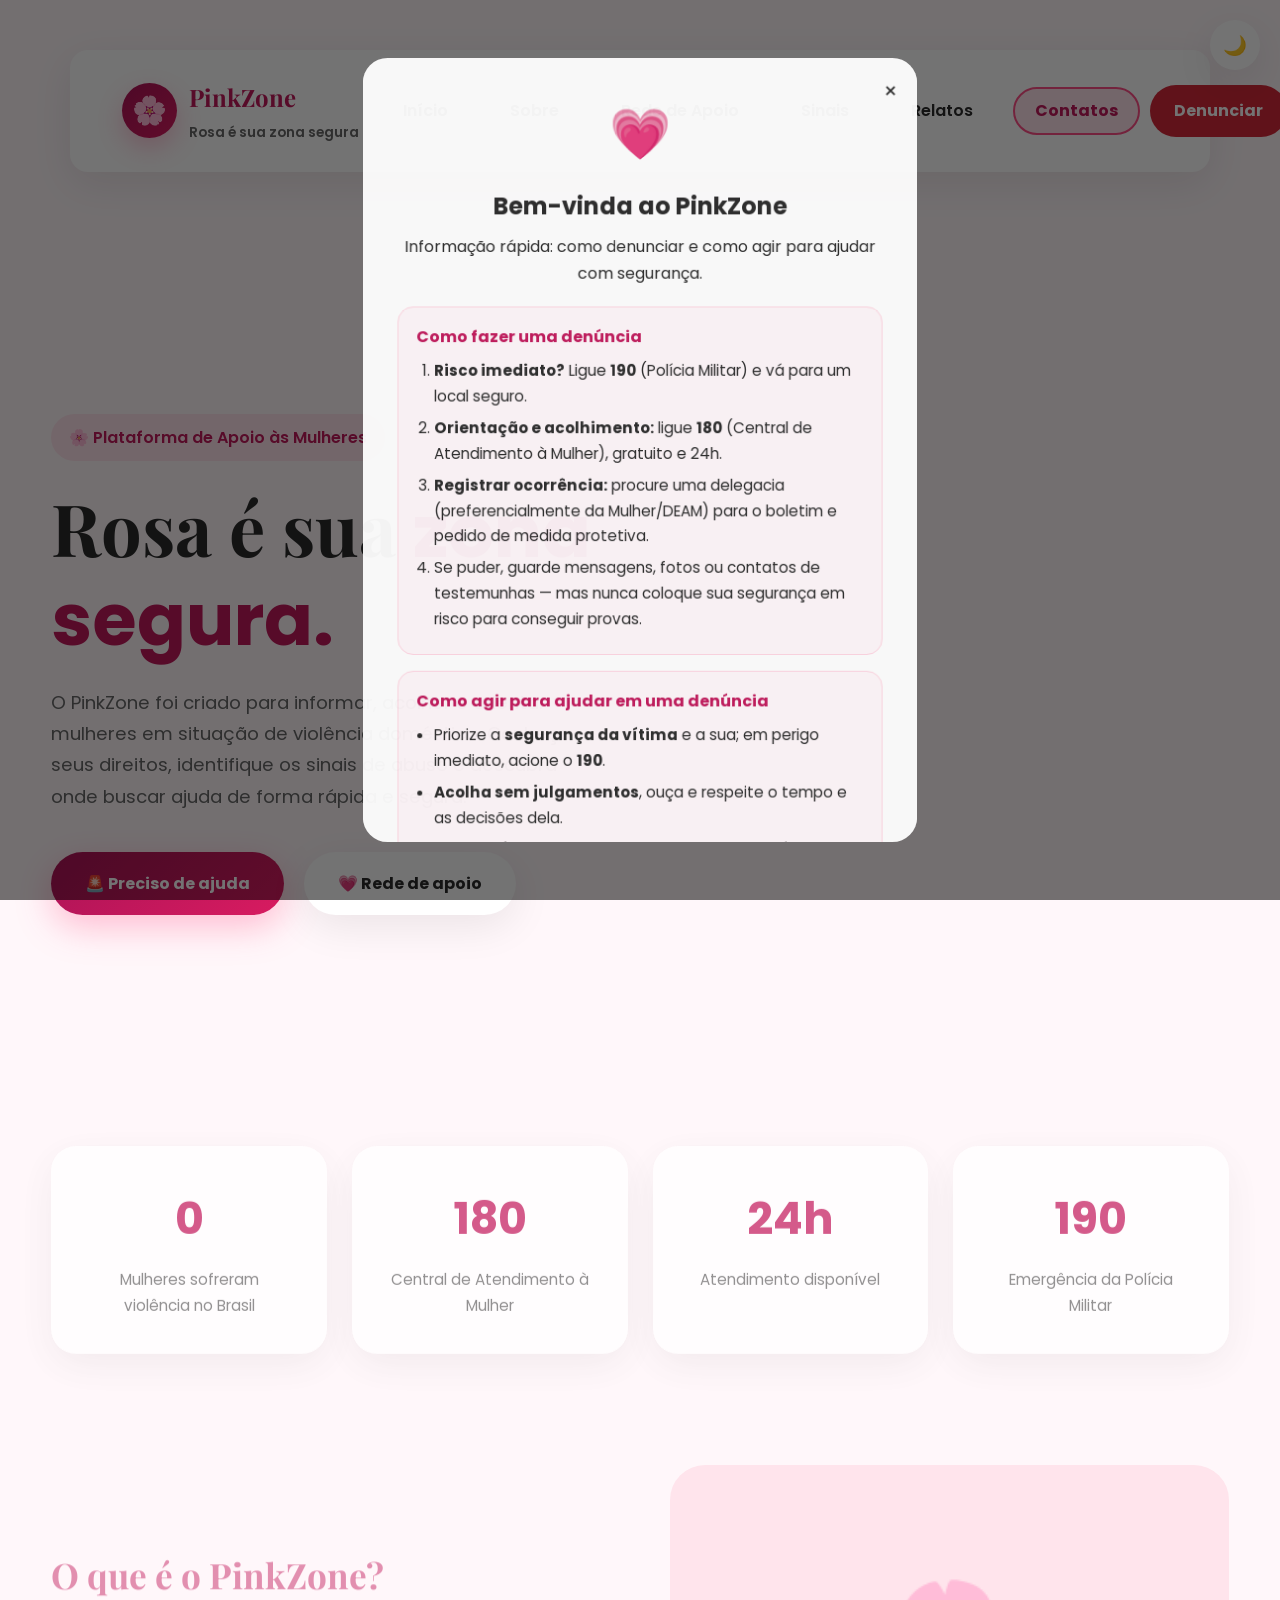
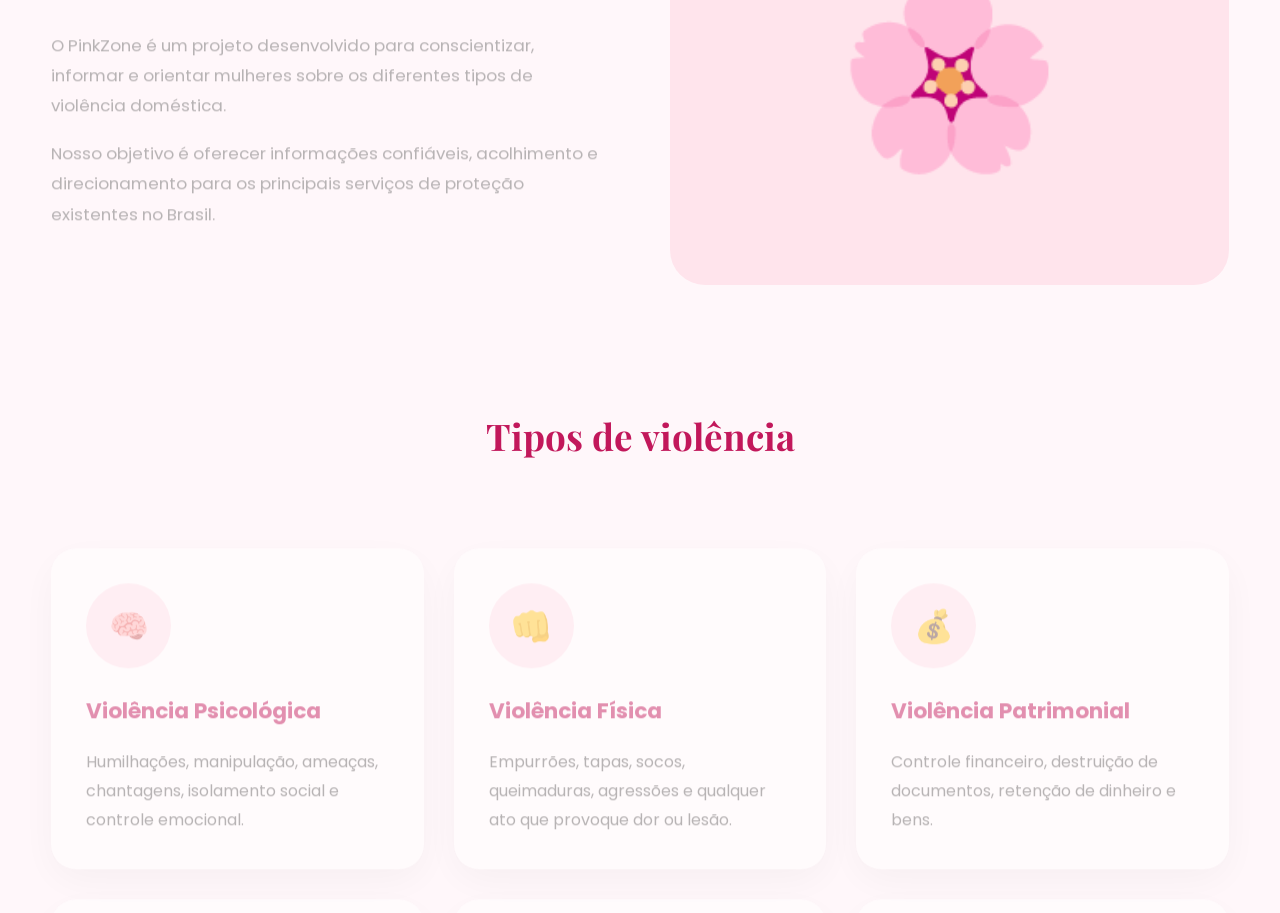
<file: index.html>
<!doctype html>
<html lang="pt-BR">
  <head>
    <meta charset="utf-8">
    <meta http-equiv="refresh" content="0; url=./testepz.html">
    <meta name="viewport" content="width=device-width,initial-scale=1">
    <meta name="theme-color" content="#ff4f87">
    <link rel="manifest" href="manifest.json">
    <link rel="icon" type="image/png" sizes="32x32" href="icons/favicon-32.png">
    <link rel="apple-touch-icon" href="icons/apple-touch-icon.png">
    <title>Redirecionando...</title>
  </head>
  <body>
    <p>Se você não for redirecionado automaticamente, <a href="./testepz.html">clique aqui</a> para abrir o site.</p>
  </body>
</html>
</file>
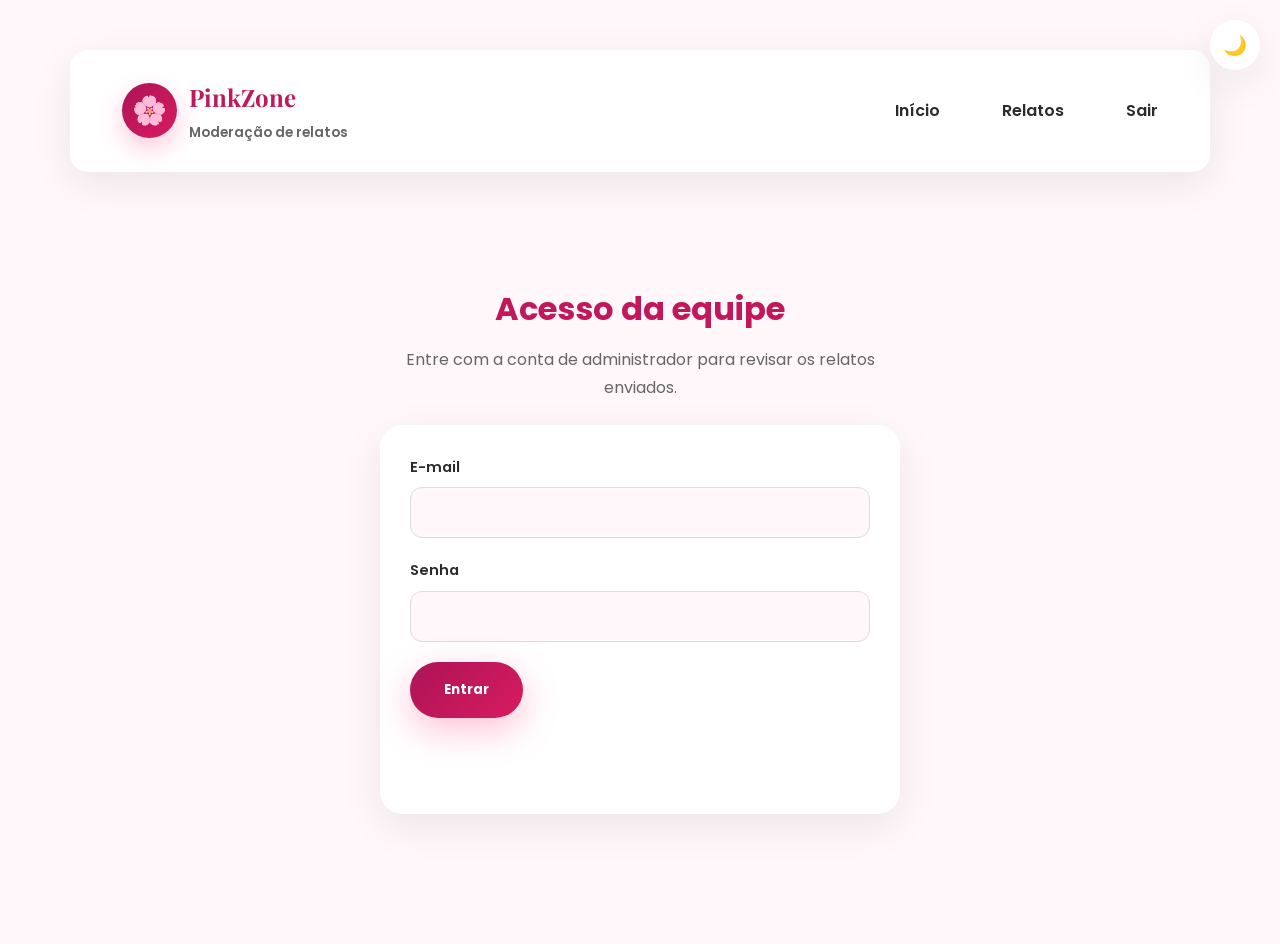
<file: admin.html>
<!DOCTYPE html>
<html lang="pt-BR">

<head>

<meta charset="UTF-8">

<meta name="viewport" content="width=device-width, initial-scale=1.0">

<meta name="theme-color" content="#ff4f87">

<meta name="robots" content="noindex, nofollow">

<title>PinkZone - Moderação de relatos</title>

<link rel="stylesheet" href="testepz.css">

<link rel="preconnect" href="https://fonts.googleapis.com">

<link rel="preconnect" href="https://fonts.gstatic.com" crossorigin>

<link href="https://fonts.googleapis.com/css2?family=Poppins:wght@300;400;500;600;700;800&display=swap" rel="stylesheet">

</head>

<body>

<button class="dark-mode-toggle" aria-label="Ativar tema escuro">◐</button>

<header>

<nav>

<a href="testepz.html" class="logo" aria-label="PinkZone - ir para a página inicial">

<span class="logo-icon">🌸</span>

<div class="logo-text">

<h2>PinkZone</h2>

<small>Moderação de relatos</small>

</div>

</a>

<ul>

<li><a href="testepz.html">Início</a></li>

<li><a href="relatos.html">Relatos</a></li>

<li><a href="#" id="botaoSair">Sair</a></li>

</ul>

</nav>

</header>

<main class="admin-main">

<section id="areaLogin" class="admin-login">

<h1>Acesso da equipe</h1>

<p>Entre com a conta de administrador para revisar os relatos enviados.</p>

<form id="formLogin" class="relato-form">

<div class="relato-campo">

<label for="adminEmail">E-mail</label>

<input id="adminEmail" type="email" autocomplete="username" required>

</div>

<div class="relato-campo">

<label for="adminSenha">Senha</label>

<input id="adminSenha" type="password" autocomplete="current-password" required>

</div>

<button type="submit" class="btn-primary">Entrar</button>

<p id="statusLogin" class="relato-status" role="status" aria-live="polite"></p>

</form>

</section>

<section id="areaPainel" class="admin-painel" hidden>

<h1>Moderação de relatos</h1>

<p>
Revise o texto removendo nomes, lugares ou qualquer dado que possa
identificar alguém antes de publicar.
</p>

<div class="admin-controles">

<label for="filtroStatus">Mostrar:</label>

<select id="filtroStatus">
<option value="todos">Todos</option>
<option value="pendente">Pendentes</option>
<option value="publicado">Publicados</option>
<option value="arquivado">Arquivados</option>
</select>

<button type="button" id="botaoAtualizar" class="btn-secondary">Atualizar</button>

</div>

<p id="statusPainel" class="relato-status" role="status" aria-live="polite"></p>

<div id="listaAdmin" class="relatos-lista"></div>

</section>

</main>

<script src="supabase-config.js"></script>

<script src="supabase-client.js"></script>

<script src="admin.js"></script>

<script src="scriptpzteste.js"></script>

</body>

</html>
</file>
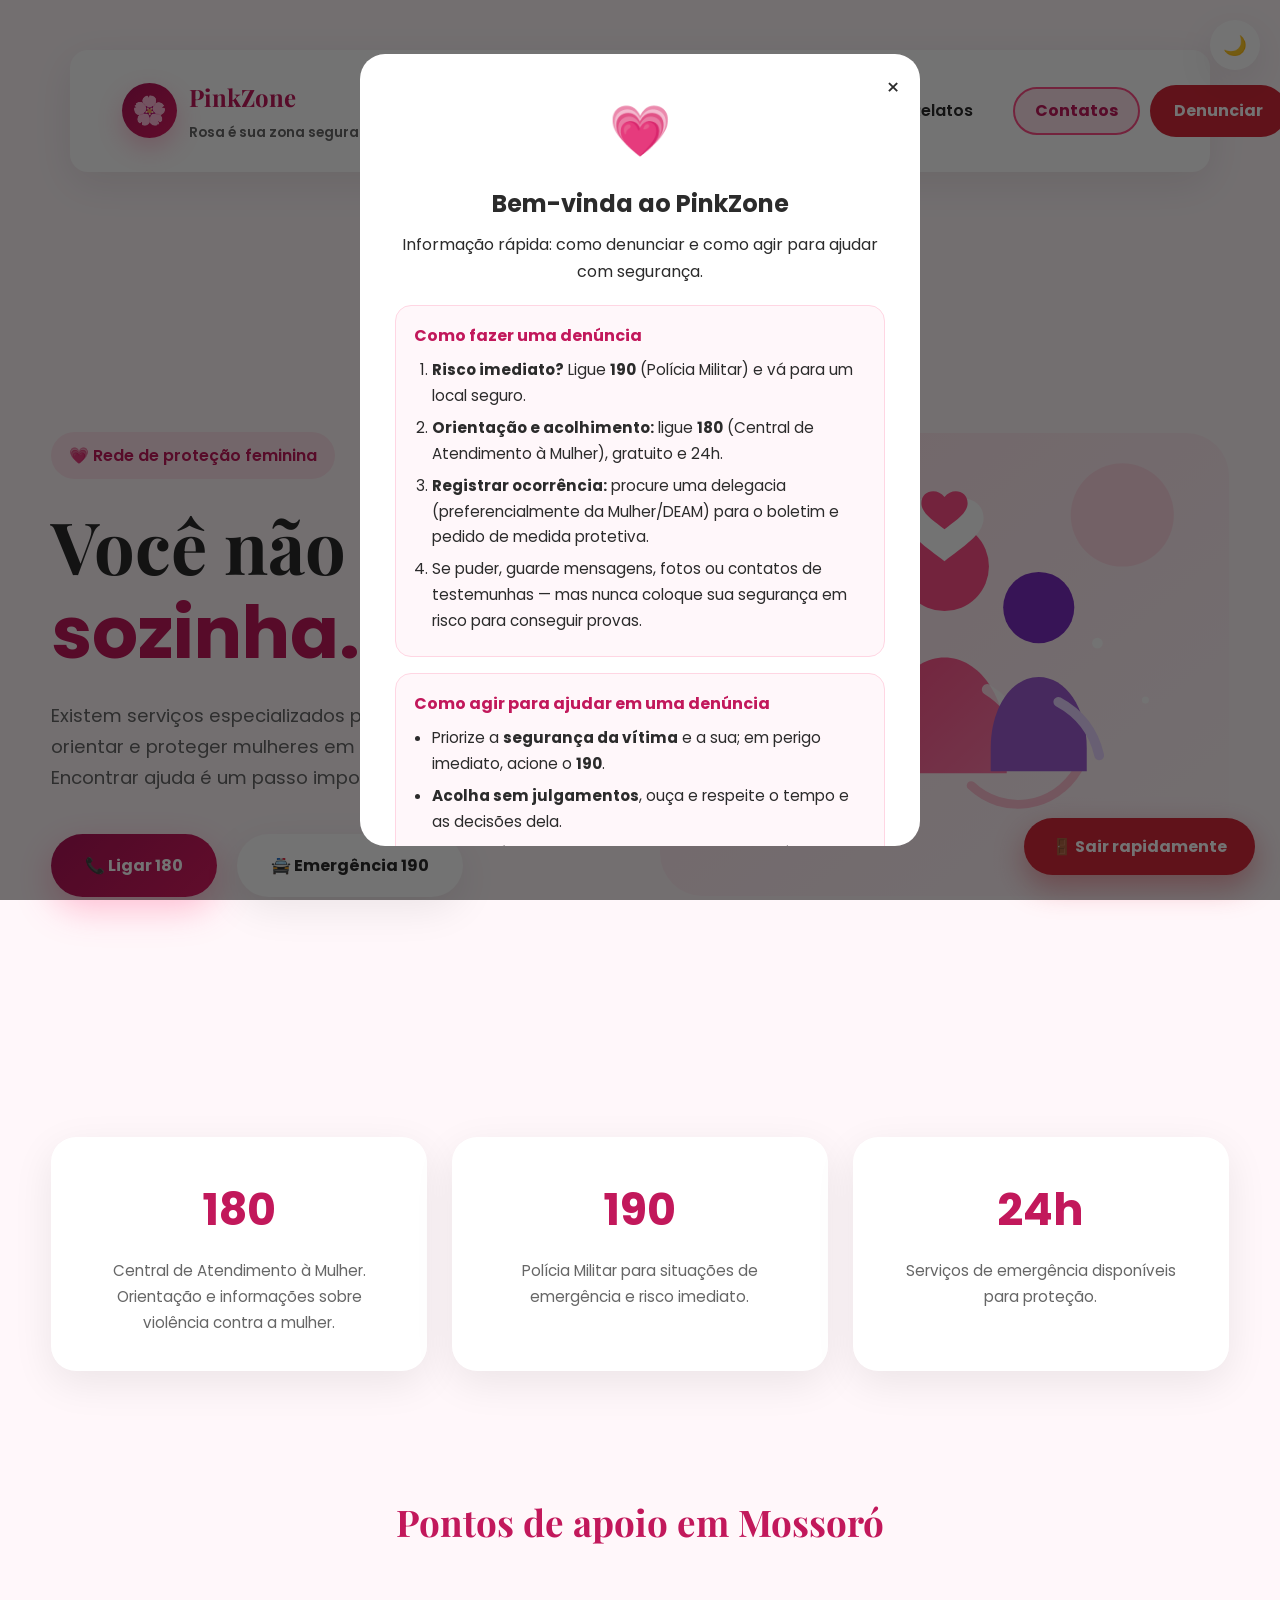
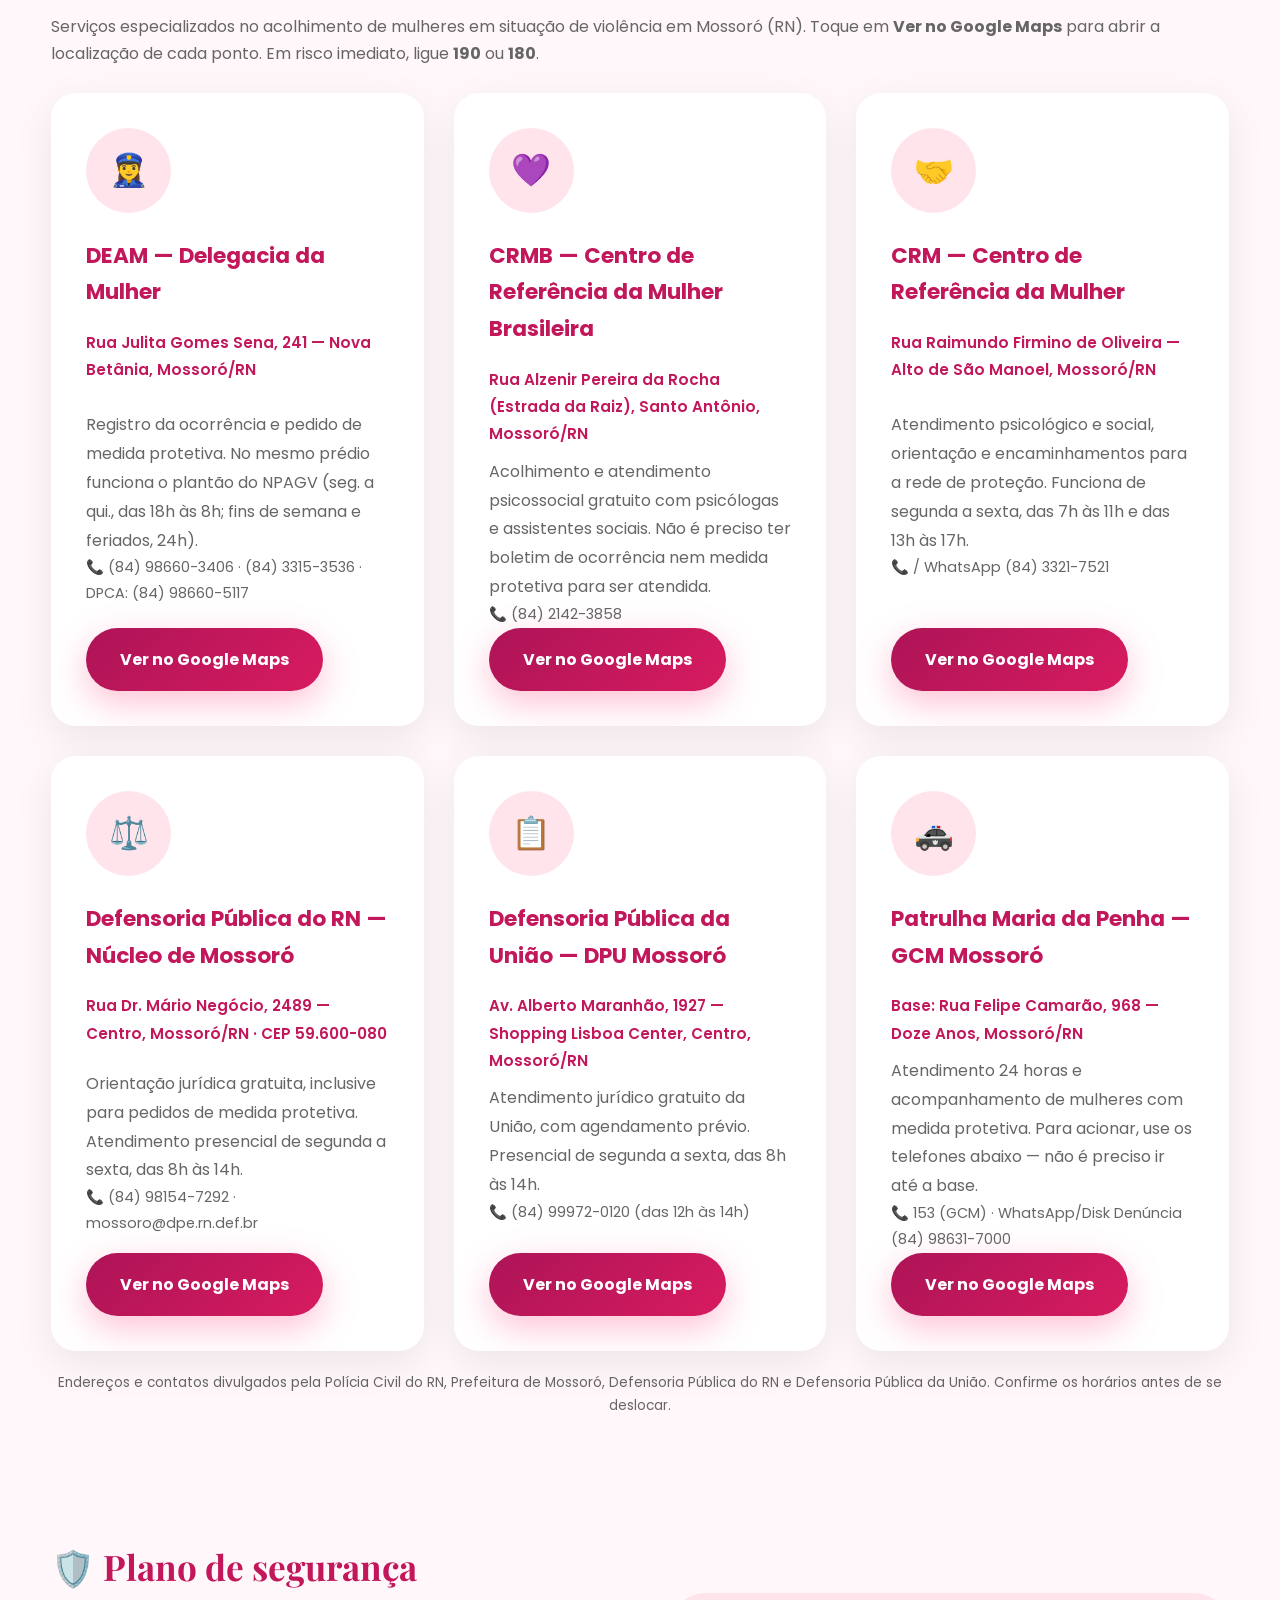
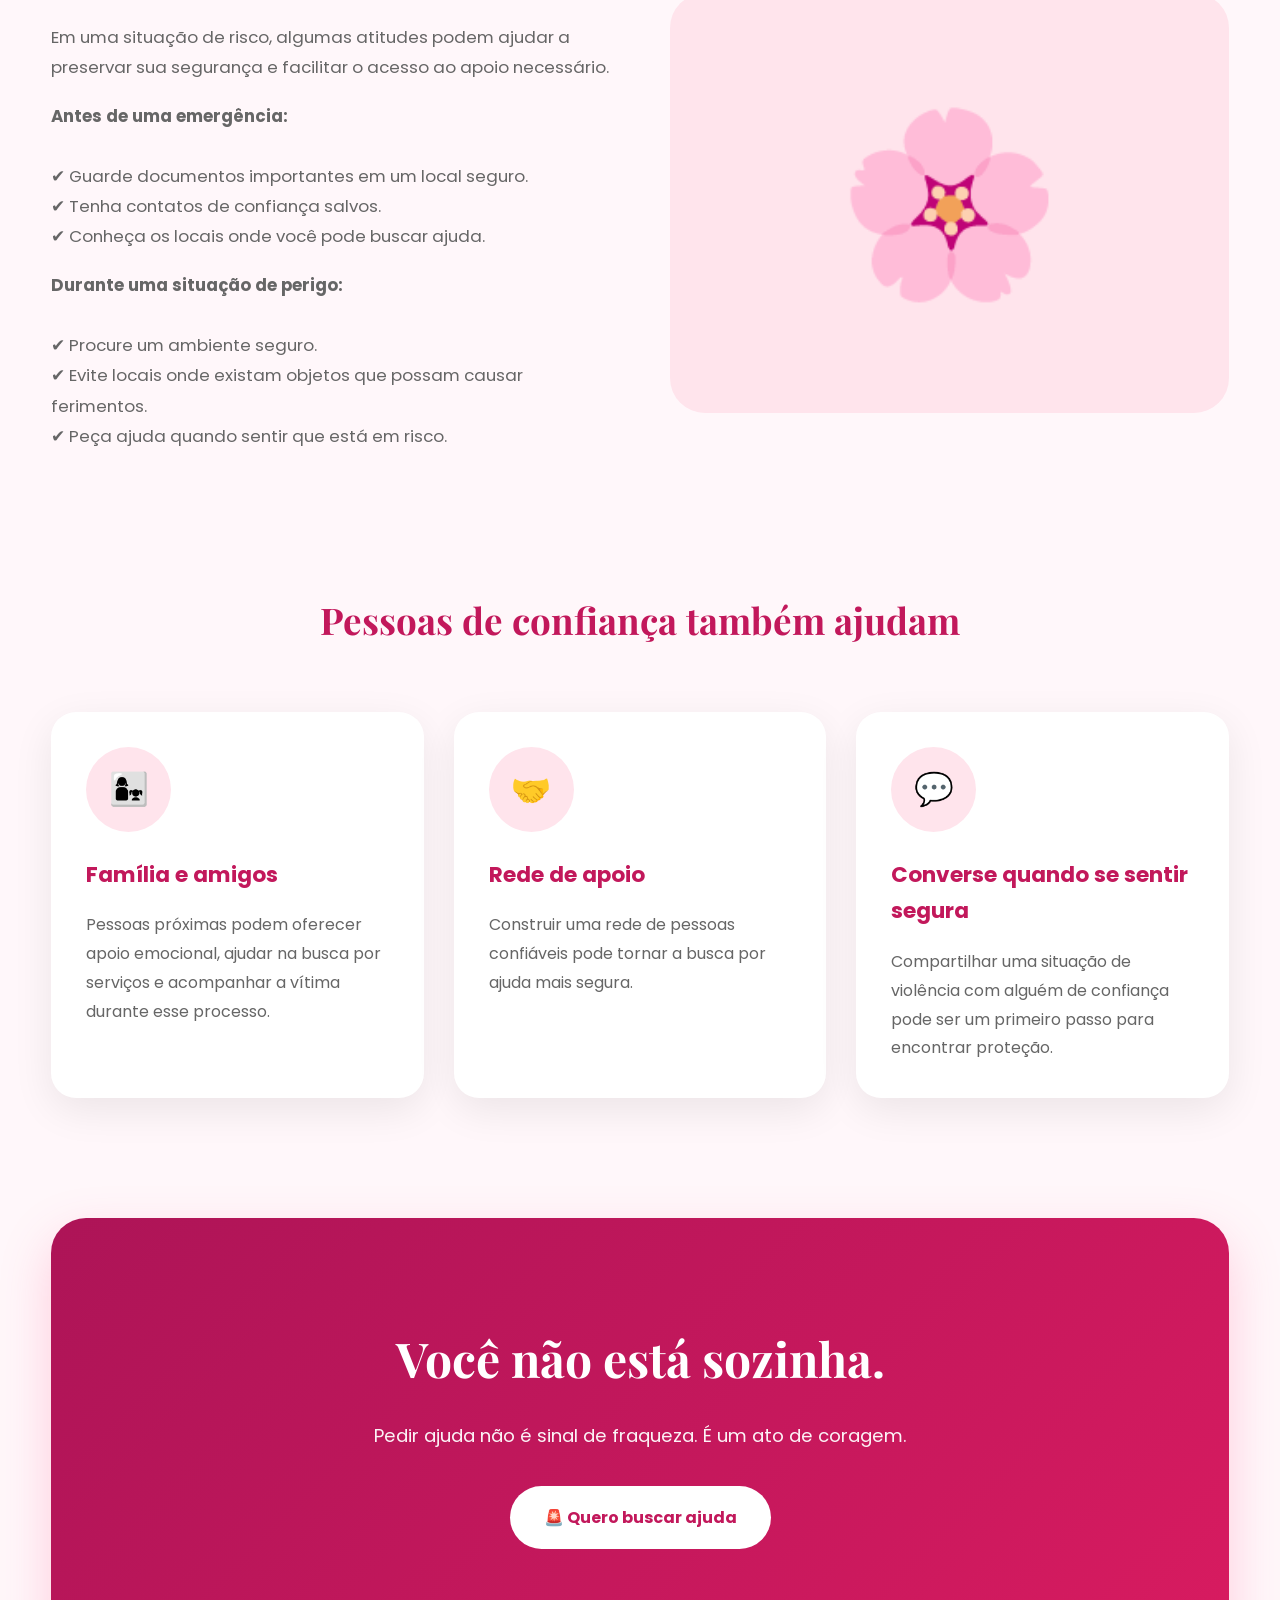
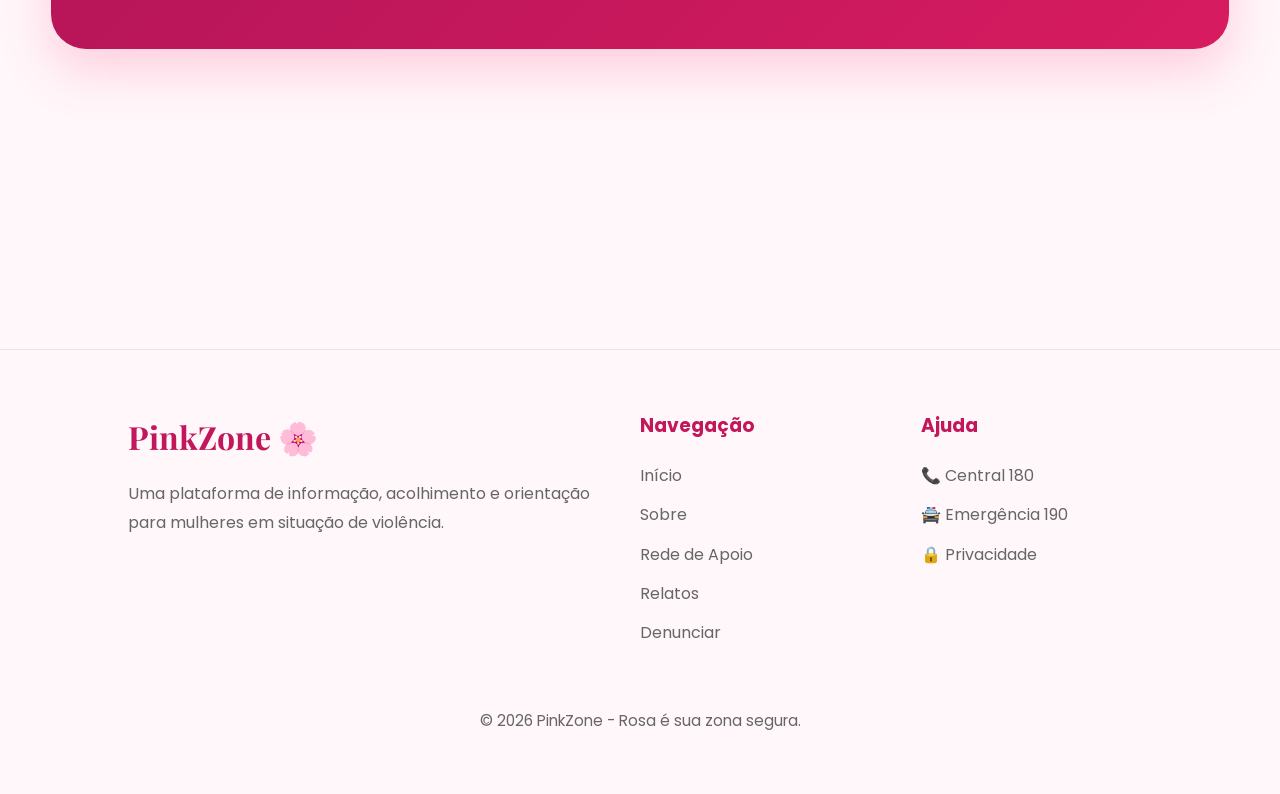
<file: apoio.html>
<!DOCTYPE html>
<html lang="pt-BR">

<head>

<meta charset="UTF-8">

<meta name="viewport" content="width=device-width, initial-scale=1.0, viewport-fit=cover">

<meta name="theme-color" content="#ff4f87">

<meta name="description" content="Rede de apoio e serviços de proteção para mulheres em situação de violência.">

<meta name="mobile-web-app-capable" content="yes">

<meta name="apple-mobile-web-app-capable" content="yes">

<meta name="apple-mobile-web-app-status-bar-style" content="default">

<meta name="apple-mobile-web-app-title" content="PinkZone">

<link rel="manifest" href="manifest.json">

<link rel="icon" type="image/png" sizes="32x32" href="icons/favicon-32.png">

<link rel="icon" type="image/png" sizes="192x192" href="icons/icon-192.png">

<link rel="apple-touch-icon" href="icons/apple-touch-icon.png">

<title>PinkZone - Rede de Apoio</title>

<link rel="stylesheet" href="testepz.css">

<link rel="preconnect" href="https://fonts.googleapis.com">

<link rel="preconnect" href="https://fonts.gstatic.com" crossorigin>

<link href="https://fonts.googleapis.com/css2?family=Poppins:wght@300;400;500;600;700;800&family=Playfair+Display:wght@600;700&display=swap" rel="stylesheet">

</head>


<body>


<button class="dark-mode-toggle">

🌙

</button>



<header>

<nav>


<a href="testepz.html" class="logo" aria-label="PinkZone - ir para a página inicial">
<span class="logo-icon">🌸</span>

<div class="logo-text">

<h2>PinkZone</h2>

<small>Rosa é sua zona segura</small>

</div>
</a>



<ul>

<li>
<a href="testepz.html">
Início
</a>
</li>


<li>
<a href="sobre.html">
Sobre
</a>
</li>


<li>
<a href="apoio.html" class="active">
Rede de Apoio
</a>
</li>

<li>

<a href="sinais.html">

Sinais

</a>

</li>


<li><a href="relatos.html">Relatos</a></li>

<li><a href="denunciar.html" class="menu-alerta" id="abrirAjuda">Denunciar</a></li>


</ul>


</nav>

</header>




<main>



<section class="hero">


<div class="hero-text">


<span class="hero-badge">

💗 Rede de proteção feminina

</span>



<h1>

Você não está <span>sozinha.</span>

</h1>



<p>

Existem serviços especializados preparados para acolher,
orientar e proteger mulheres em situação de violência.
Encontrar ajuda é um passo importante.

</p>



<div class="hero-buttons">


<a href="tel:180" class="btn-primary">

📞 Ligar 180

</a>


<a href="tel:190" class="btn-secondary">

🚔 Emergência 190

</a>


</div>


</div>



<div class="hero-image">


<img src="imagens/apoio.svg"
alt="Mulheres recebendo apoio">


</div>


</section>

<!-- SERVIÇOS DE EMERGÊNCIA -->

<section class="stats">


<div class="stat">

<h2>180</h2>

<p>
Central de Atendimento à Mulher.
Orientação e informações sobre violência contra a mulher.
</p>

</div>



<div class="stat">

<h2>190</h2>

<p>
Polícia Militar para situações de emergência e risco imediato.
</p>

</div>



<div class="stat">

<h2>24h</h2>

<p>
Serviços de emergência disponíveis para proteção.
</p>

</div>


</section>





<!-- PONTOS DE APOIO EM MOSSORÓ -->
<section class="pontos-apoio" id="pontosMossoro">

<h2 class="titulo-secao">Pontos de apoio em Mossoró</h2>

<p class="subtitulo-pesquisa">
Serviços especializados no acolhimento de mulheres em situação de violência em Mossoró (RN).
Toque em <strong>Ver no Google Maps</strong> para abrir a localização de cada ponto.
Em risco imediato, ligue <strong>190</strong> ou <strong>180</strong>.
</p>

<div class="grid-layout">

<div class="card card-apoio">

<div class="icone">👮‍♀️</div>

<h3>DEAM — Delegacia da Mulher</h3>

<p class="endereco">Rua Julita Gomes Sena, 241 — Nova Betânia, Mossoró/RN</p>

<p>
Registro da ocorrência e pedido de medida protetiva. No mesmo prédio funciona o
plantão do NPAGV (seg. a qui., das 18h às 8h; fins de semana e feriados, 24h).
</p>

<p class="contato">📞 (84) 98660-3406 · (84) 3315-3536 · DPCA: (84) 98660-5117</p>

<a href="https://www.google.com/maps/search/?api=1&query=-5.1801759,-37.3544532" target="_blank" rel="noopener" class="btn-primary">Ver no Google Maps</a>

</div>

<div class="card card-apoio">

<div class="icone">💜</div>

<h3>CRMB — Centro de Referência da Mulher Brasileira</h3>

<p class="endereco">Rua Alzenir Pereira da Rocha (Estrada da Raiz), Santo Antônio, Mossoró/RN</p>

<p>
Acolhimento e atendimento psicossocial gratuito com psicólogas e assistentes sociais.
Não é preciso ter boletim de ocorrência nem medida protetiva para ser atendida.
</p>

<p class="contato">📞 (84) 2142-3858</p>

<a href="https://www.google.com/maps/search/?api=1&query=Centro%20de%20Refer%C3%AAncia%20da%20Mulher%20Brasileira%20Mossor%C3%B3" target="_blank" rel="noopener" class="btn-primary">Ver no Google Maps</a>

</div>

<div class="card card-apoio">

<div class="icone">🤝</div>

<h3>CRM — Centro de Referência da Mulher</h3>

<p class="endereco">Rua Raimundo Firmino de Oliveira — Alto de São Manoel, Mossoró/RN</p>

<p>
Atendimento psicológico e social, orientação e encaminhamentos para a rede de proteção.
Funciona de segunda a sexta, das 7h às 11h e das 13h às 17h.
</p>

<p class="contato">📞 / WhatsApp (84) 3321-7521</p>

<a href="https://www.google.com/maps/search/?api=1&query=-5.2175717,-37.3270175" target="_blank" rel="noopener" class="btn-primary">Ver no Google Maps</a>

</div>

<div class="card card-apoio">

<div class="icone">⚖️</div>

<h3>Defensoria Pública do RN — Núcleo de Mossoró</h3>

<p class="endereco">Rua Dr. Mário Negócio, 2489 — Centro, Mossoró/RN · CEP 59.600-080</p>

<p>
Orientação jurídica gratuita, inclusive para pedidos de medida protetiva.
Atendimento presencial de segunda a sexta, das 8h às 14h.
</p>

<p class="contato">📞 (84) 98154-7292 · mossoro@dpe.rn.def.br</p>

<a href="https://www.google.com/maps/search/?api=1&query=-5.1891191,-37.3383408" target="_blank" rel="noopener" class="btn-primary">Ver no Google Maps</a>

</div>

<div class="card card-apoio">

<div class="icone">📋</div>

<h3>Defensoria Pública da União — DPU Mossoró</h3>

<p class="endereco">Av. Alberto Maranhão, 1927 — Shopping Lisboa Center, Centro, Mossoró/RN</p>

<p>
Atendimento jurídico gratuito da União, com agendamento prévio.
Presencial de segunda a sexta, das 8h às 14h.
</p>

<p class="contato">📞 (84) 99972-0120 (das 12h às 14h)</p>

<a href="https://www.google.com/maps/search/?api=1&query=-5.1901623,-37.3435813" target="_blank" rel="noopener" class="btn-primary">Ver no Google Maps</a>

</div>

<div class="card card-apoio">

<div class="icone">🚓</div>

<h3>Patrulha Maria da Penha — GCM Mossoró</h3>

<p class="endereco">Base: Rua Felipe Camarão, 968 — Doze Anos, Mossoró/RN</p>

<p>
Atendimento 24 horas e acompanhamento de mulheres com medida protetiva.
Para acionar, use os telefones abaixo — não é preciso ir até a base.
</p>

<p class="contato">📞 153 (GCM) · WhatsApp/Disk Denúncia (84) 98631-7000</p>

<a href="https://www.google.com/maps/search/?api=1&query=-5.1923396,-37.3504200" target="_blank" rel="noopener" class="btn-primary">Ver no Google Maps</a>

</div>

</div>

<p class="fonte-info">
Endereços e contatos divulgados pela
<a href="https://www.policiacivil.rn.gov.br/postagem/delegacias-da-mulher-e-de-protecao-a-grupos-em-situacao-de-vulnerabilidade/" target="_blank" rel="noopener">Polícia Civil do RN</a>,
<a href="https://prefeiturademossoro.com.br/noticias/crmb-realiza-atendimentos-psicossociais-com-mulheres-vitimas-de-violencia-domestica-em-mossoro/13518" target="_blank" rel="noopener">Prefeitura de Mossoró</a>,
<a href="https://www.defensoria.rn.def.br/nucleos/telefones/" target="_blank" rel="noopener">Defensoria Pública do RN</a> e
<a href="https://www.dpu.def.br/endereco-rio-grande-do-norte" target="_blank" rel="noopener">Defensoria Pública da União</a>.
Confirme os horários antes de se deslocar.
</p>

</section>

<!-- PLANO DE SEGURANÇA -->

<section class="about-home">


<div class="about-text">


<h2>

🛡️ Plano de segurança

</h2>



<p>

Em uma situação de risco, algumas atitudes podem ajudar a preservar
sua segurança e facilitar o acesso ao apoio necessário.

</p>



<p>

<strong>Antes de uma emergência:</strong>

<br><br>

✔ Guarde documentos importantes em um local seguro.<br>

✔ Tenha contatos de confiança salvos.<br>

✔ Conheça os locais onde você pode buscar ajuda.

</p>



<p>

<strong>Durante uma situação de perigo:</strong>

<br><br>

✔ Procure um ambiente seguro.<br>

✔ Evite locais onde existam objetos que possam causar ferimentos.<br>

✔ Peça ajuda quando sentir que está em risco.

</p>


</div>


</section>





<!-- REDE DE PESSOAS -->

<section>


<h2 class="titulo-secao">

Pessoas de confiança também ajudam

</h2>



<div class="grid-layout">



<div class="card card-apoio">


<div class="icone">

👩‍👧

</div>



<h3>

Família e amigos

</h3>



<p>

Pessoas próximas podem oferecer apoio emocional,
ajudar na busca por serviços e acompanhar a vítima
durante esse processo.

</p>


</div>





<div class="card card-apoio">


<div class="icone">

🤝

</div>



<h3>

Rede de apoio

</h3>



<p>

Construir uma rede de pessoas confiáveis pode tornar
a busca por ajuda mais segura.

</p>


</div>





<div class="card card-apoio">


<div class="icone">

💬

</div>



<h3>

Converse quando se sentir segura

</h3>



<p>

Compartilhar uma situação de violência com alguém de confiança
pode ser um primeiro passo para encontrar proteção.

</p>


</div>



</div>


</section>





<!-- FRASE FINAL -->


<section class="cta">


<h2>

Você não está sozinha.

</h2>



<p>

Pedir ajuda não é sinal de fraqueza.
É um ato de coragem.

</p>



<a href="denunciar.html" class="btn-primary">

🚨 Quero buscar ajuda

</a>



</section>



</main>


<!-- BOTÃO DE SAÍDA RÁPIDA -->

<a href="https://www.google.com" class="quick-exit">

🚪 Sair rapidamente

</a>




<!-- RODAPÉ -->

<footer>


<div class="footer-container">


<div class="footer-logo">


<h2>

PinkZone 🌸

</h2>



<p>

Uma plataforma de informação, acolhimento e orientação
para mulheres em situação de violência.

</p>


</div>




<div class="footer-links">


<h3>

Navegação

</h3>


<a href="testepz.html">

Início

</a>


<a href="sobre.html">

Sobre

</a>


<a href="apoio.html">

Rede de Apoio

</a>


<a href="relatos.html">

Relatos

</a>


<a href="denunciar.html">

Denunciar

</a>


</div>





<div class="footer-links">


<h3>

Ajuda

</h3>


<a href="tel:180">

📞 Central 180

</a>


<a href="tel:190">

🚔 Emergência 190

</a>


<a href="#">

🔒 Privacidade

</a>


</div>



</div>





<p class="footer-copy">

© 2026 PinkZone - Rosa é sua zona segura.

</p>



</footer>
<!-- POPUP DE ENTRADA -->
<div class="modal-ajuda modal-entrada" id="modalEntrada">
    <div class="modal-conteudo">
        <span class="fechar-modal fechar-modal-entrada" aria-label="Fechar">&times;</span>
        <div class="modal-topo">
            <div class="modal-icone">💗</div>
            <h2>Bem-vinda ao PinkZone</h2>
            <p>Informação rápida: como denunciar e como agir para ajudar com segurança.</p>
        </div>
        <div class="entrada-grid">
            <div class="entrada-bloco">
                <h3>Como fazer uma denúncia</h3>
                <ol>
                    <li><strong>Risco imediato?</strong> Ligue <strong>190</strong> (Polícia Militar) e vá para um local seguro.</li>
                    <li><strong>Orientação e acolhimento:</strong> ligue <strong>180</strong> (Central de Atendimento à Mulher), gratuito e 24h.</li>
                    <li><strong>Registrar ocorrência:</strong> procure uma delegacia (preferencialmente da Mulher/DEAM) para o boletim e pedido de medida protetiva.</li>
                    <li>Se puder, guarde mensagens, fotos ou contatos de testemunhas — mas nunca coloque sua segurança em risco para conseguir provas.</li>
                </ol>
            </div>
            <div class="entrada-bloco">
                <h3>Como agir para ajudar em uma denúncia</h3>
                <ul>
                    <li>Priorize a <strong>segurança da vítima</strong> e a sua; em perigo imediato, acione o <strong>190</strong>.</li>
                    <li><strong>Acolha sem julgamentos</strong>, ouça e respeite o tempo e as decisões dela.</li>
                    <li><strong>Não confronte o agressor</strong> e não exponha a vítima publicamente ou nas redes.</li>
                    <li>Ofereça apoio prático (companhia para ligar/ir à delegacia, local seguro) e indique canais como o <strong>180</strong> e a rede de apoio.</li>
                    <li>Preserve possíveis provas com consentimento e incentive buscar ajuda especializada.</li>
                </ul>
            </div>
        </div>
        <div class="entrada-acoes">
            <a href="denunciar.html" class="btn-primary">Ver como denunciar</a>
            <a href="apoio.html" class="btn-secondary">Rede de apoio</a>
            <button type="button" class="btn-secondary" id="fecharEntrada">Entendi</button>
        </div>
        <p class="entrada-lembrete">Você não está sozinha. Se estiver em perigo agora, ligue 190.</p>
    </div>
</div>



<script src="scriptpzteste.js"></script>



</body>

</html>
</file>
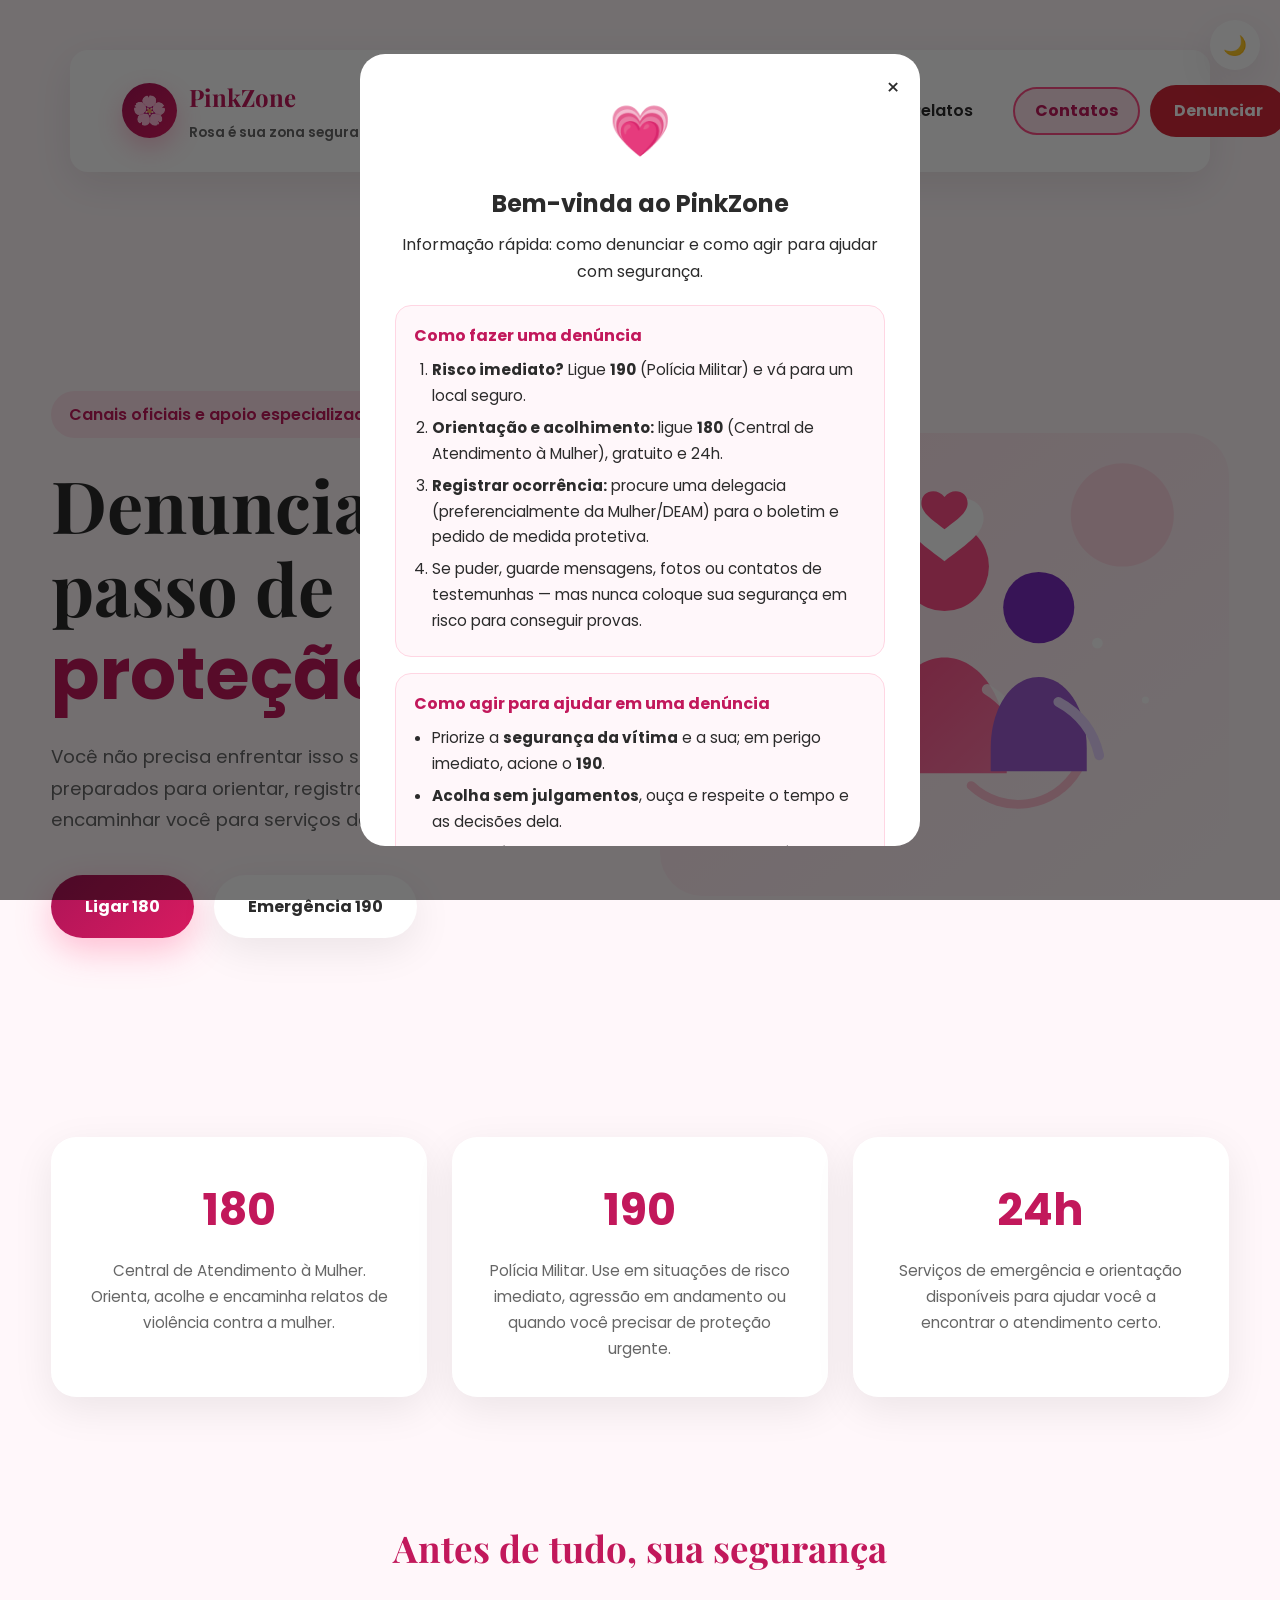
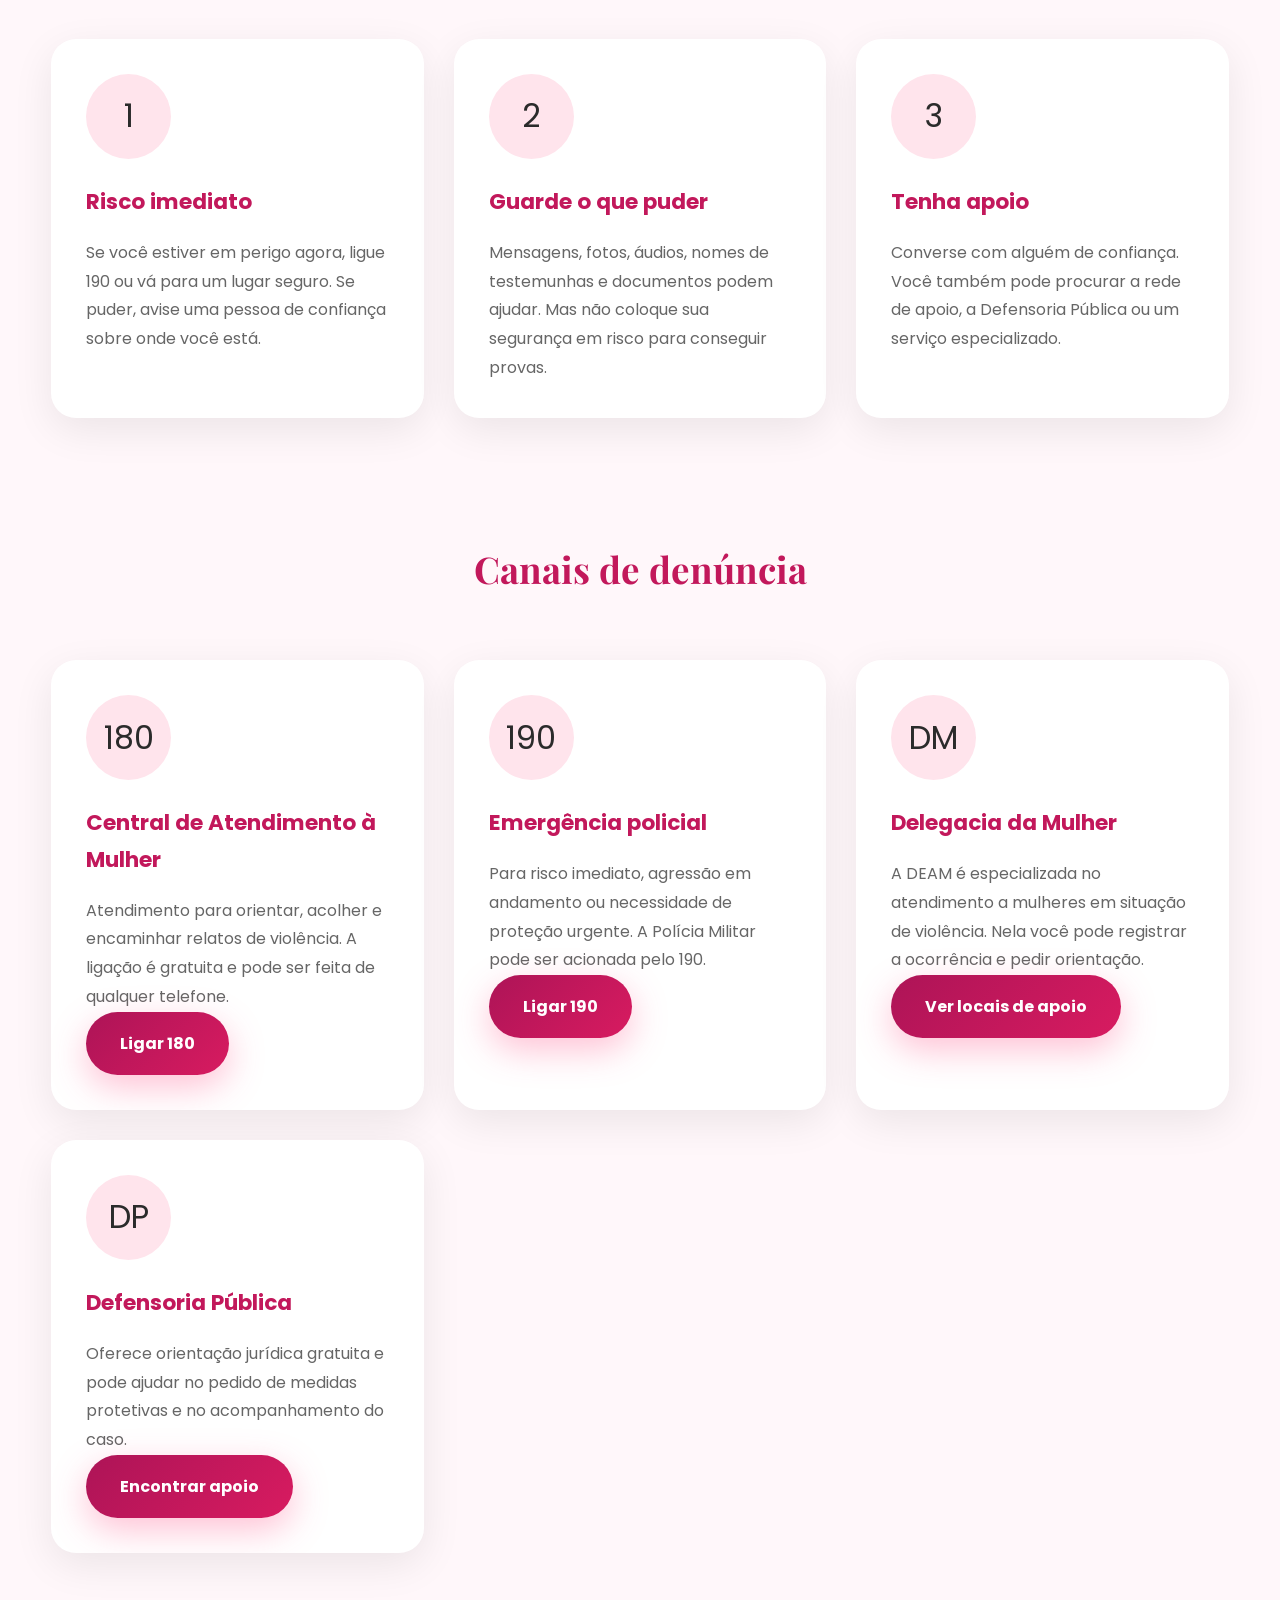
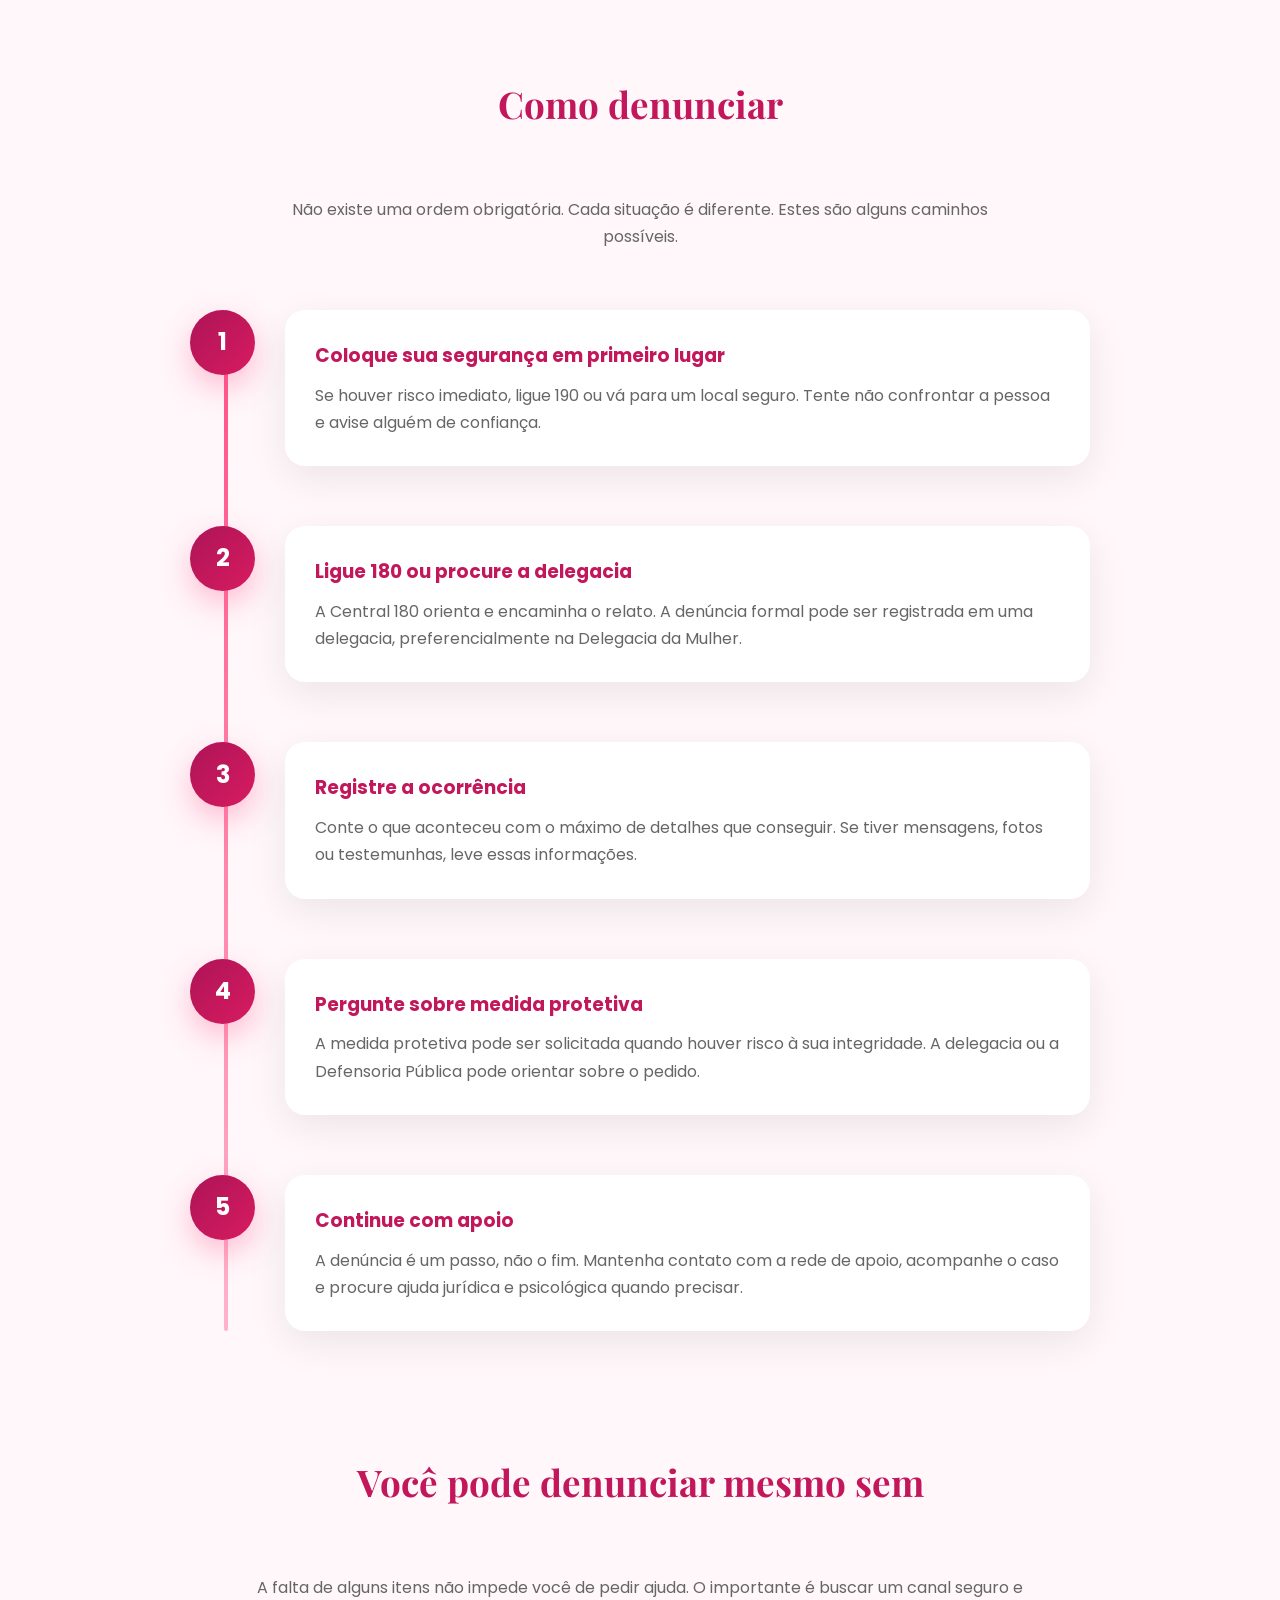
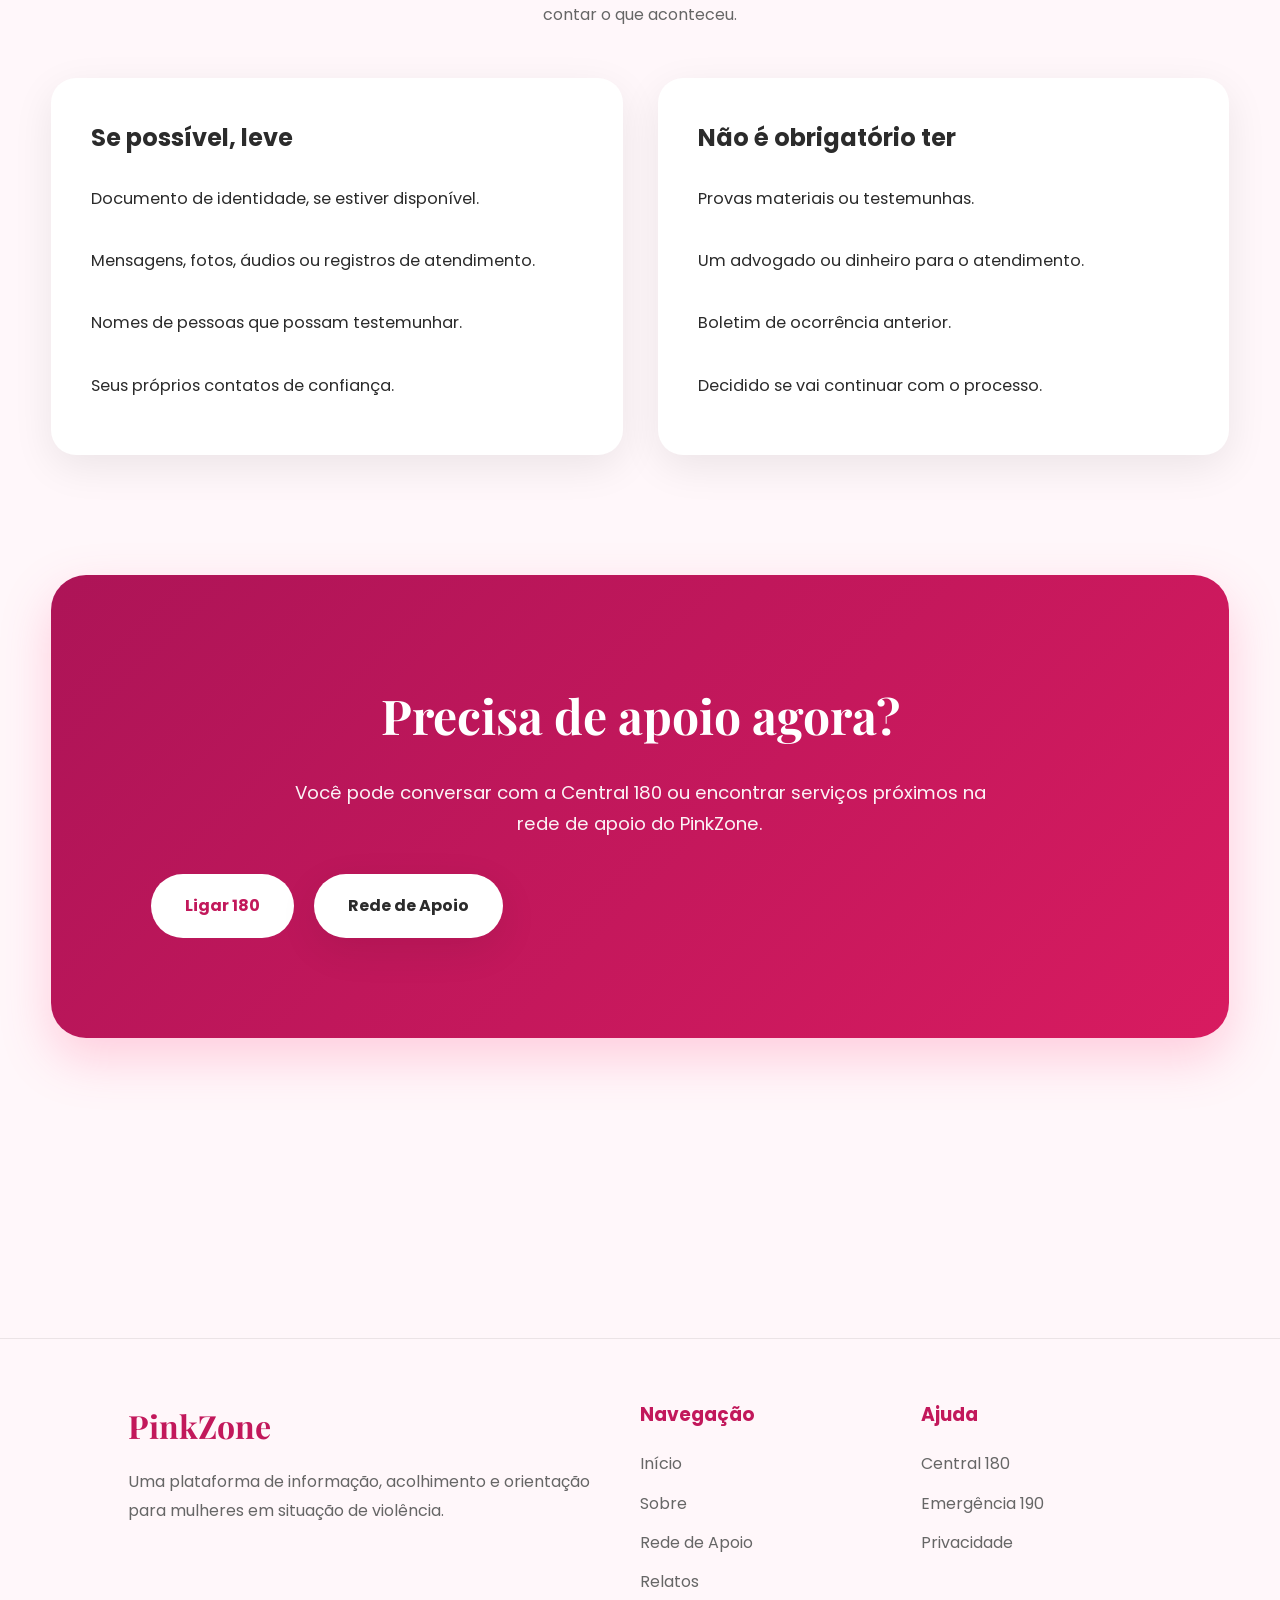
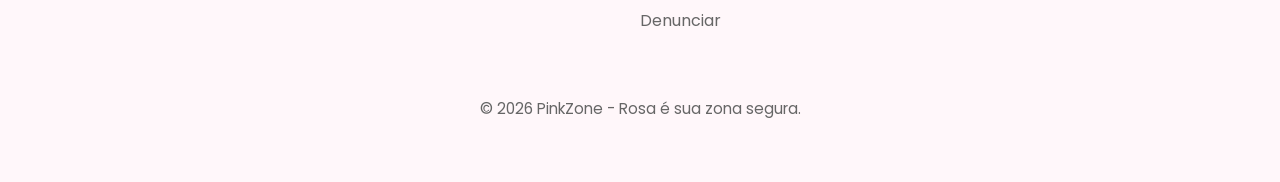
<file: denunciar.html>
<!DOCTYPE html>
<html lang="pt-BR">

<head>

<meta charset="UTF-8">

<meta name="viewport" content="width=device-width, initial-scale=1.0, viewport-fit=cover">

<meta name="theme-color" content="#ff4f87">

<meta name="description" content="Saiba como denunciar violência doméstica com segurança e quais canais oficiais procurar.">

<meta name="mobile-web-app-capable" content="yes">

<meta name="apple-mobile-web-app-capable" content="yes">

<meta name="apple-mobile-web-app-status-bar-style" content="default">

<meta name="apple-mobile-web-app-title" content="PinkZone">

<link rel="manifest" href="manifest.json">

<link rel="icon" type="image/png" sizes="32x32" href="icons/favicon-32.png">

<link rel="icon" type="image/png" sizes="192x192" href="icons/icon-192.png">

<link rel="apple-touch-icon" href="icons/apple-touch-icon.png">

<title>PinkZone - Como Denunciar</title>

<link rel="stylesheet" href="testepz.css">

<link rel="preconnect" href="https://fonts.googleapis.com">

<link rel="preconnect" href="https://fonts.gstatic.com" crossorigin>

<link href="https://fonts.googleapis.com/css2?family=Poppins:wght@300;400;500;600;700;800&family=Playfair+Display:wght@600;700&display=swap" rel="stylesheet">

</head>

<body>

<button class="dark-mode-toggle" aria-label="Ativar tema escuro">◐</button>

<header>

<nav>

<a href="testepz.html" class="logo" aria-label="PinkZone - ir para a página inicial">
<span class="logo-icon">🌸</span>

<div class="logo-text">

<h2>PinkZone</h2>

<small>Rosa é sua zona segura</small>

</div>
</a>

<ul>

<li>
<a href="testepz.html">Início</a>
</li>

<li>
<a href="sobre.html">Sobre</a>
</li>

<li>
<a href="apoio.html">Rede de Apoio</a>
</li>

<li>
<a href="sinais.html">Sinais</a>
</li>

<li><a href="relatos.html">Relatos</a></li>

<li><a href="denunciar.html" class="menu-alerta" id="abrirAjuda">Denunciar</a></li>

</ul>

</nav>

</header>

<main>

<section class="hero">

<div class="hero-text">

<span class="hero-badge">Canais oficiais e apoio especializado</span>

<h1>Denunciar é um passo de <span>proteção.</span></h1>

<p>
Você não precisa enfrentar isso sozinha. Existem canais preparados para
orientar, registrar a denúncia e encaminhar você para serviços de proteção.
</p>

<div class="hero-buttons">

<a href="tel:180" class="btn-primary">Ligar 180</a>

<a href="tel:190" class="btn-secondary">Emergência 190</a>

</div>

</div>

<div class="hero-image">

<img src="imagens/apoio.svg" alt="Mulheres unidas em uma rede de apoio">

</div>

</section>

<section class="stats">

<div class="stat">

<h2>180</h2>

<p>
Central de Atendimento à Mulher. Orienta, acolhe e encaminha relatos
de violência contra a mulher.
</p>

</div>

<div class="stat">

<h2>190</h2>

<p>
Polícia Militar. Use em situações de risco imediato, agressão em andamento
ou quando você precisar de proteção urgente.
</p>

</div>

<div class="stat">

<h2>24h</h2>

<p>
Serviços de emergência e orientação disponíveis para ajudar você a encontrar
o atendimento certo.
</p>

</div>

</section>

<section>

<h2 class="titulo-secao">Antes de tudo, sua segurança</h2>

<div class="grid-layout">

<div class="card">

<div class="icone">1</div>

<h3>Risco imediato</h3>

<p>
Se você estiver em perigo agora, ligue 190 ou vá para um lugar seguro.
Se puder, avise uma pessoa de confiança sobre onde você está.
</p>

</div>

<div class="card">

<div class="icone">2</div>

<h3>Guarde o que puder</h3>

<p>
Mensagens, fotos, áudios, nomes de testemunhas e documentos podem ajudar.
Mas não coloque sua segurança em risco para conseguir provas.
</p>

</div>

<div class="card">

<div class="icone">3</div>

<h3>Tenha apoio</h3>

<p>
Converse com alguém de confiança. Você também pode procurar a rede de apoio,
a Defensoria Pública ou um serviço especializado.
</p>

</div>

</div>

</section>

<section>

<h2 class="titulo-secao">Canais de denúncia</h2>

<div class="grid-layout">

<div class="card">

<div class="icone">180</div>

<h3>Central de Atendimento à Mulher</h3>

<p>
Atendimento para orientar, acolher e encaminhar relatos de violência.
A ligação é gratuita e pode ser feita de qualquer telefone.
</p>

<a href="tel:180" class="btn-primary">Ligar 180</a>

</div>

<div class="card">

<div class="icone">190</div>

<h3>Emergência policial</h3>

<p>
Para risco imediato, agressão em andamento ou necessidade de proteção urgente.
A Polícia Militar pode ser acionada pelo 190.
</p>

<a href="tel:190" class="btn-primary">Ligar 190</a>

</div>

<div class="card">

<div class="icone">DM</div>

<h3>Delegacia da Mulher</h3>

<p>
A DEAM é especializada no atendimento a mulheres em situação de violência.
Nela você pode registrar a ocorrência e pedir orientação.
</p>

<a href="apoio.html" class="btn-primary">Ver locais de apoio</a>

</div>

<div class="card">

<div class="icone">DP</div>

<h3>Defensoria Pública</h3>

<p>
Oferece orientação jurídica gratuita e pode ajudar no pedido de medidas
protetivas e no acompanhamento do caso.
</p>

<a href="apoio.html" class="btn-primary">Encontrar apoio</a>

</div>

</div>

</section>

<section class="timeline-section">

<h2 class="titulo-secao">Como denunciar</h2>

<p class="timeline-subtitulo">
Não existe uma ordem obrigatória. Cada situação é diferente.
Estes são alguns caminhos possíveis.
</p>

<div class="timeline">

<div class="timeline-item">

<div class="timeline-numero">1</div>

<div class="timeline-conteudo">

<h3>Coloque sua segurança em primeiro lugar</h3>

<p>
Se houver risco imediato, ligue 190 ou vá para um local seguro.
Tente não confrontar a pessoa e avise alguém de confiança.
</p>

</div>

</div>

<div class="timeline-item">

<div class="timeline-numero">2</div>

<div class="timeline-conteudo">

<h3>Ligue 180 ou procure a delegacia</h3>

<p>
A Central 180 orienta e encaminha o relato. A denúncia formal pode ser
registrada em uma delegacia, preferencialmente na Delegacia da Mulher.
</p>

</div>

</div>

<div class="timeline-item">

<div class="timeline-numero">3</div>

<div class="timeline-conteudo">

<h3>Registre a ocorrência</h3>

<p>
Conte o que aconteceu com o máximo de detalhes que conseguir.
Se tiver mensagens, fotos ou testemunhas, leve essas informações.
</p>

</div>

</div>

<div class="timeline-item">

<div class="timeline-numero">4</div>

<div class="timeline-conteudo">

<h3>Pergunte sobre medida protetiva</h3>

<p>
A medida protetiva pode ser solicitada quando houver risco à sua integridade.
A delegacia ou a Defensoria Pública pode orientar sobre o pedido.
</p>

</div>

</div>

<div class="timeline-item">

<div class="timeline-numero">5</div>

<div class="timeline-conteudo">

<h3>Continue com apoio</h3>

<p>
A denúncia é um passo, não o fim. Mantenha contato com a rede de apoio,
acompanhe o caso e procure ajuda jurídica e psicológica quando precisar.
</p>

</div>

</div>

</div>

</section>

<section class="comparacao">

<h2 class="titulo-secao">Você pode denunciar mesmo sem</h2>

<p class="comparacao-texto">
A falta de alguns itens não impede você de pedir ajuda. O importante é buscar
um canal seguro e contar o que aconteceu.
</p>

<div class="comparacao-grid">

<div class="comparacao-card">

<h3>Se possível, leve</h3>

<ul>

<li>Documento de identidade, se estiver disponível.</li>

<li>Mensagens, fotos, áudios ou registros de atendimento.</li>

<li>Nomes de pessoas que possam testemunhar.</li>

<li>Seus próprios contatos de confiança.</li>

</ul>

</div>

<div class="comparacao-card">

<h3>Não é obrigatório ter</h3>

<ul>

<li>Provas materiais ou testemunhas.</li>

<li>Um advogado ou dinheiro para o atendimento.</li>

<li>Boletim de ocorrência anterior.</li>

<li>Decidido se vai continuar com o processo.</li>

</ul>

</div>

</div>

</section>

<section class="cta">

<h2>Precisa de apoio agora?</h2>

<p>
Você pode conversar com a Central 180 ou encontrar serviços próximos
na rede de apoio do PinkZone.
</p>

<div class="hero-buttons">

<a href="tel:180" class="btn-primary">Ligar 180</a>

<a href="apoio.html" class="btn-secondary">Rede de Apoio</a>

</div>

</section>

</main>

<footer>

<div class="footer-container">

<div class="footer-logo">

<h2>PinkZone</h2>

<p>
Uma plataforma de informação, acolhimento e orientação
para mulheres em situação de violência.
</p>

</div>

<div class="footer-links">

<h3>Navegação</h3>

<a href="testepz.html">Início</a>

<a href="sobre.html">Sobre</a>

<a href="apoio.html">Rede de Apoio</a>

<a href="relatos.html">Relatos</a>

<a href="denunciar.html">Denunciar</a>

</div>

<div class="footer-links">

<h3>Ajuda</h3>

<a href="tel:180">Central 180</a>

<a href="tel:190">Emergência 190</a>

<a href="#">Privacidade</a>

</div>

</div>

<p class="footer-copy">
© 2026 PinkZone - Rosa é sua zona segura.
</p>

</footer>

<!-- POPUP DE ENTRADA -->
<div class="modal-ajuda modal-entrada" id="modalEntrada">
    <div class="modal-conteudo">
        <span class="fechar-modal fechar-modal-entrada" aria-label="Fechar">&times;</span>
        <div class="modal-topo">
            <div class="modal-icone">💗</div>
            <h2>Bem-vinda ao PinkZone</h2>
            <p>Informação rápida: como denunciar e como agir para ajudar com segurança.</p>
        </div>
        <div class="entrada-grid">
            <div class="entrada-bloco">
                <h3>Como fazer uma denúncia</h3>
                <ol>
                    <li><strong>Risco imediato?</strong> Ligue <strong>190</strong> (Polícia Militar) e vá para um local seguro.</li>
                    <li><strong>Orientação e acolhimento:</strong> ligue <strong>180</strong> (Central de Atendimento à Mulher), gratuito e 24h.</li>
                    <li><strong>Registrar ocorrência:</strong> procure uma delegacia (preferencialmente da Mulher/DEAM) para o boletim e pedido de medida protetiva.</li>
                    <li>Se puder, guarde mensagens, fotos ou contatos de testemunhas — mas nunca coloque sua segurança em risco para conseguir provas.</li>
                </ol>
            </div>
            <div class="entrada-bloco">
                <h3>Como agir para ajudar em uma denúncia</h3>
                <ul>
                    <li>Priorize a <strong>segurança da vítima</strong> e a sua; em perigo imediato, acione o <strong>190</strong>.</li>
                    <li><strong>Acolha sem julgamentos</strong>, ouça e respeite o tempo e as decisões dela.</li>
                    <li><strong>Não confronte o agressor</strong> e não exponha a vítima publicamente ou nas redes.</li>
                    <li>Ofereça apoio prático (companhia para ligar/ir à delegacia, local seguro) e indique canais como o <strong>180</strong> e a rede de apoio.</li>
                    <li>Preserve possíveis provas com consentimento e incentive buscar ajuda especializada.</li>
                </ul>
            </div>
        </div>
        <div class="entrada-acoes">
            <a href="denunciar.html" class="btn-primary">Ver como denunciar</a>
            <a href="apoio.html" class="btn-secondary">Rede de apoio</a>
            <button type="button" class="btn-secondary" id="fecharEntrada">Entendi</button>
        </div>
        <p class="entrada-lembrete">Você não está sozinha. Se estiver em perigo agora, ligue 190.</p>
    </div>
</div>


<script src="scriptpzteste.js"></script>

</body>

</html>
</file>
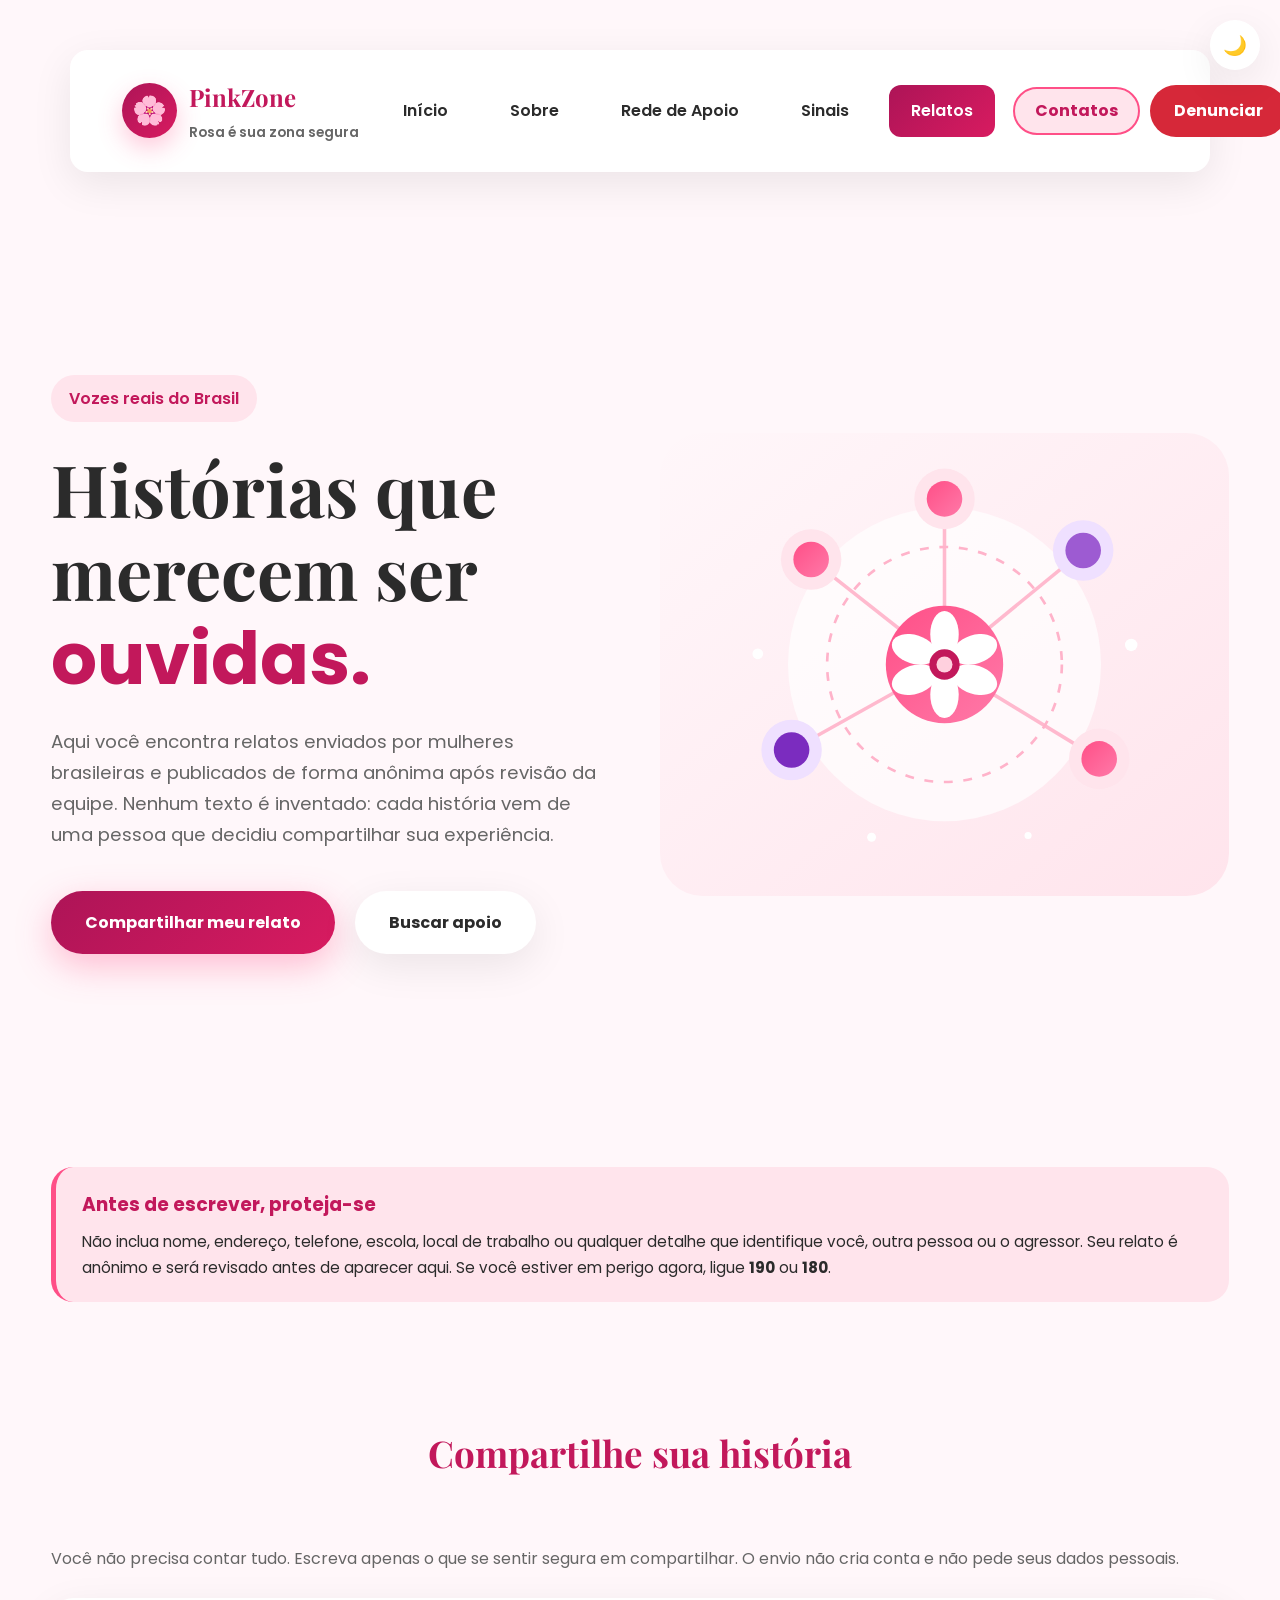
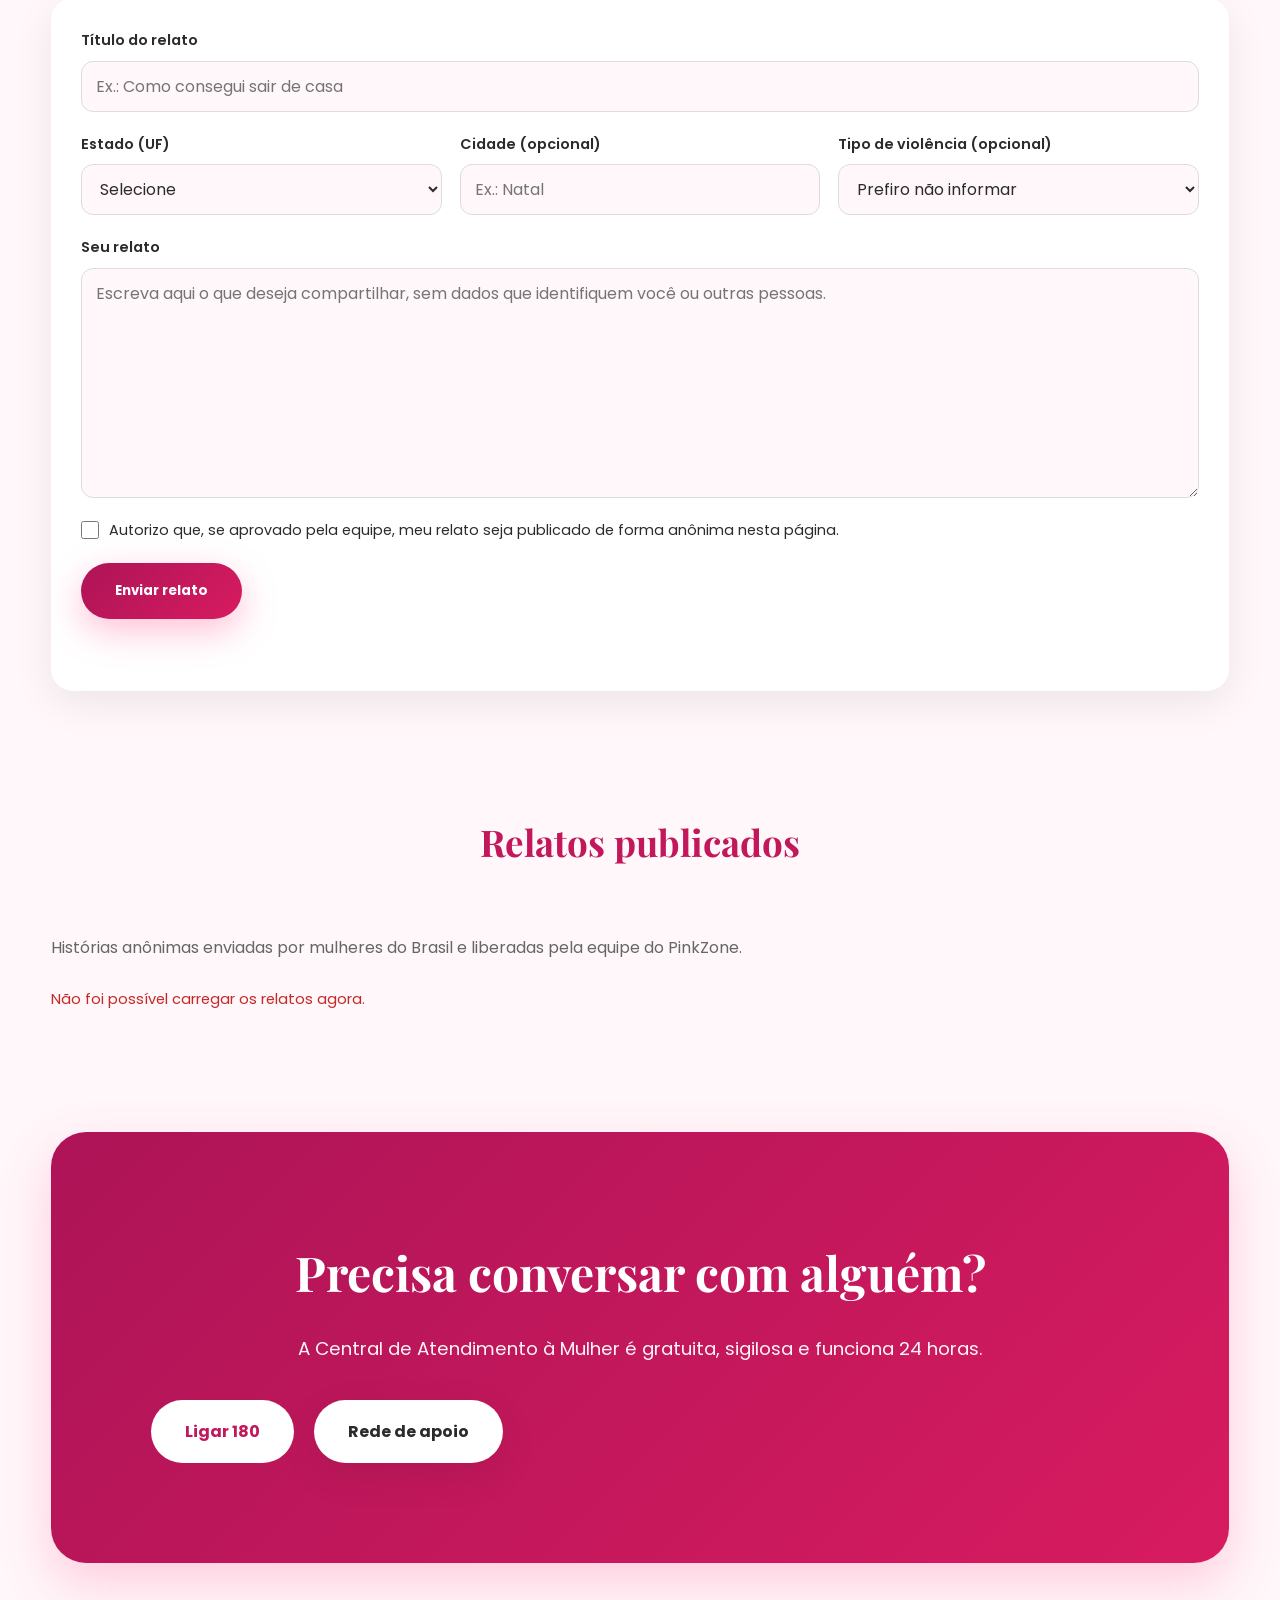
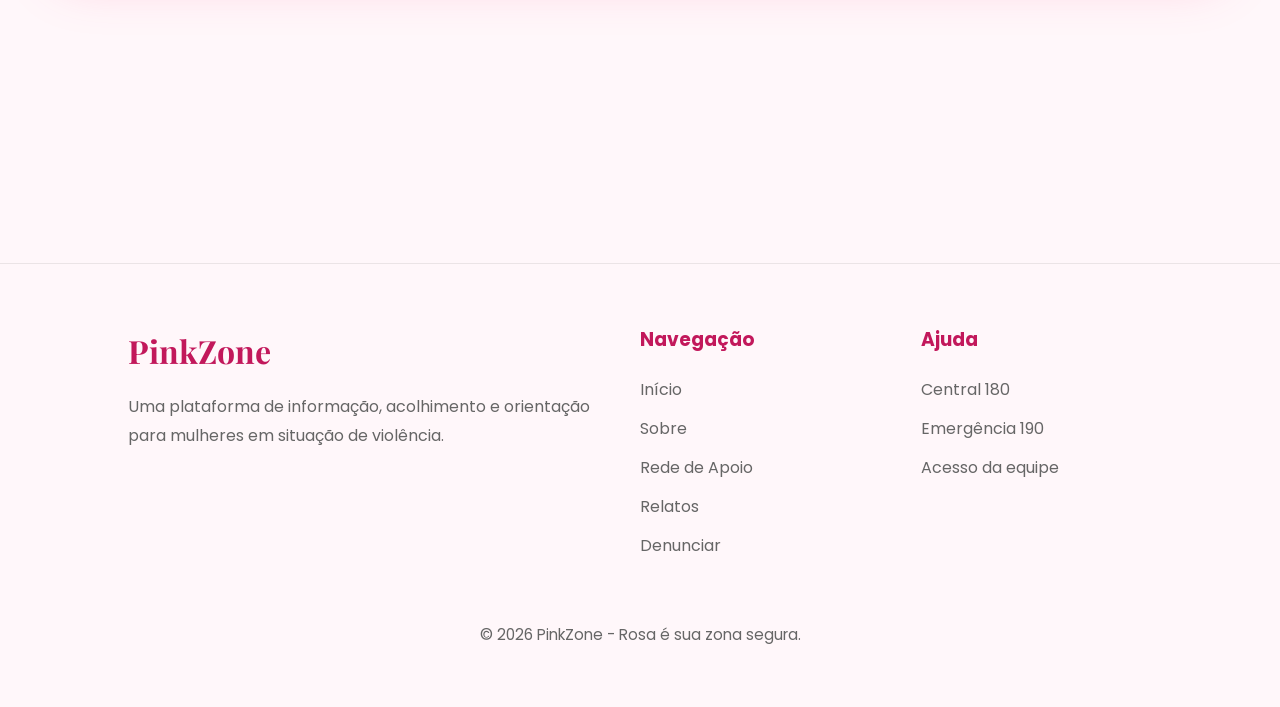
<file: relatos.html>
<!DOCTYPE html>
<html lang="pt-BR">

<head>

<meta charset="UTF-8">

<meta name="viewport" content="width=device-width, initial-scale=1.0, viewport-fit=cover">

<meta name="theme-color" content="#ff4f87">

<meta name="description" content="Relatos anônimos de mulheres brasileiras, publicados após revisão. Compartilhe sua história com segurança no PinkZone.">

<meta name="mobile-web-app-capable" content="yes">

<meta name="apple-mobile-web-app-capable" content="yes">

<meta name="apple-mobile-web-app-status-bar-style" content="default">

<meta name="apple-mobile-web-app-title" content="PinkZone">

<link rel="manifest" href="manifest.json">

<link rel="icon" type="image/png" sizes="32x32" href="icons/favicon-32.png">

<link rel="icon" type="image/png" sizes="192x192" href="icons/icon-192.png">

<link rel="apple-touch-icon" href="icons/apple-touch-icon.png">

<title>PinkZone - Relatos</title>

<link rel="stylesheet" href="testepz.css">

<link rel="preconnect" href="https://fonts.googleapis.com">

<link rel="preconnect" href="https://fonts.gstatic.com" crossorigin>

<link href="https://fonts.googleapis.com/css2?family=Poppins:wght@300;400;500;600;700;800&family=Playfair+Display:wght@600;700&display=swap" rel="stylesheet">

</head>

<body>

<button class="dark-mode-toggle" aria-label="Ativar tema escuro">◐</button>

<header>

<nav>

<a href="testepz.html" class="logo" aria-label="PinkZone - ir para a página inicial">

<span class="logo-icon">🌸</span>

<div class="logo-text">

<h2>PinkZone</h2>

<small>Rosa é sua zona segura</small>

</div>

</a>

<ul>

<li><a href="testepz.html">Início</a></li>

<li><a href="sobre.html">Sobre</a></li>

<li><a href="apoio.html">Rede de Apoio</a></li>

<li><a href="sinais.html">Sinais</a></li>

<li><a href="relatos.html" class="active">Relatos</a></li>

<li><a href="denunciar.html" class="menu-alerta" id="abrirAjuda">Denunciar</a></li>

</ul>

</nav>

</header>

<main>

<section class="hero">

<div class="hero-text">

<span class="hero-badge">Vozes reais do Brasil</span>

<h1>Histórias que merecem ser <span>ouvidas.</span></h1>

<p>
Aqui você encontra relatos enviados por mulheres brasileiras e publicados
de forma anônima após revisão da equipe. Nenhum texto é inventado: cada
história vem de uma pessoa que decidiu compartilhar sua experiência.
</p>

<div class="hero-buttons">

<a href="#formularioRelato" class="btn-primary">Compartilhar meu relato</a>

<a href="apoio.html" class="btn-secondary">Buscar apoio</a>

</div>

</div>

<div class="hero-image">

<img src="imagens/sobre.svg" alt="Mulheres compartilhando suas histórias">

</div>

</section>

<section class="relato-aviso">

<h3>Antes de escrever, proteja-se</h3>

<p>
Não inclua nome, endereço, telefone, escola, local de trabalho ou qualquer
detalhe que identifique você, outra pessoa ou o agressor. Seu relato é
anônimo e será revisado antes de aparecer aqui. Se você estiver em perigo
agora, ligue <strong>190</strong> ou <strong>180</strong>.
</p>

</section>

<section id="formularioRelato" class="relato-formulario">

<h2 class="titulo-secao">Compartilhe sua história</h2>

<p class="relato-intro">
Você não precisa contar tudo. Escreva apenas o que se sentir segura em
compartilhar. O envio não cria conta e não pede seus dados pessoais.
</p>

<form id="formRelato" class="relato-form">

<div class="relato-campo">

<label for="relatoTitulo">Título do relato</label>

<input id="relatoTitulo" name="titulo" type="text" minlength="5" maxlength="120" required placeholder="Ex.: Como consegui sair de casa">

</div>

<div class="relato-linha">

<div class="relato-campo">

<label for="relatoUf">Estado (UF)</label>

<select id="relatoUf" name="uf" required>
<option value="">Selecione</option>
<option value="AC">AC</option>
<option value="AL">AL</option>
<option value="AP">AP</option>
<option value="AM">AM</option>
<option value="BA">BA</option>
<option value="CE">CE</option>
<option value="DF">DF</option>
<option value="ES">ES</option>
<option value="GO">GO</option>
<option value="MA">MA</option>
<option value="MT">MT</option>
<option value="MS">MS</option>
<option value="MG">MG</option>
<option value="PA">PA</option>
<option value="PB">PB</option>
<option value="PR">PR</option>
<option value="PE">PE</option>
<option value="PI">PI</option>
<option value="RJ">RJ</option>
<option value="RN">RN</option>
<option value="RS">RS</option>
<option value="RO">RO</option>
<option value="RR">RR</option>
<option value="SC">SC</option>
<option value="SP">SP</option>
<option value="SE">SE</option>
<option value="TO">TO</option>
</select>

</div>

<div class="relato-campo">

<label for="relatoCidade">Cidade (opcional)</label>

<input id="relatoCidade" name="cidade" type="text" maxlength="80" placeholder="Ex.: Natal">

</div>

<div class="relato-campo">

<label for="relatoTipo">Tipo de violência (opcional)</label>

<select id="relatoTipo" name="tipo_violencia">
<option value="">Prefiro não informar</option>
<option value="Fisica">Física</option>
<option value="Psicologica">Psicológica</option>
<option value="Sexual">Sexual</option>
<option value="Patrimonial">Patrimonial</option>
<option value="Moral">Moral</option>
<option value="Outros">Outros</option>
</select>

</div>

</div>

<div class="relato-campo">

<label for="relatoConteudo">Seu relato</label>

<textarea id="relatoConteudo" name="conteudo" rows="8" minlength="20" maxlength="5000" required placeholder="Escreva aqui o que deseja compartilhar, sem dados que identifiquem você ou outras pessoas."></textarea>

</div>

<label class="relato-consentimento">

<input type="checkbox" id="relatoConsentimento" required>

<span>Autorizo que, se aprovado pela equipe, meu relato seja publicado de forma anônima nesta página.</span>

</label>

<button type="submit" id="botaoEnviar" class="btn-primary">Enviar relato</button>

<p id="statusEnvio" class="relato-status" role="status" aria-live="polite"></p>

</form>

</section>

<section class="relatos-publicados">

<h2 class="titulo-secao">Relatos publicados</h2>

<p class="relato-intro">
Histórias anônimas enviadas por mulheres do Brasil e liberadas pela equipe
do PinkZone.
</p>

<p id="carregandoRelatos" class="relato-status">Carregando relatos...</p>

<p id="relatosVazios" class="relato-status" hidden>Ainda não há relatos publicados. Sua história pode ser a primeira.</p>

<div id="listaRelatos" class="relatos-lista"></div>

</section>

<section class="cta">

<h2>Precisa conversar com alguém?</h2>

<p>A Central de Atendimento à Mulher é gratuita, sigilosa e funciona 24 horas.</p>

<div class="hero-buttons">

<a href="tel:180" class="btn-primary">Ligar 180</a>

<a href="apoio.html" class="btn-secondary">Rede de apoio</a>

</div>

</section>

</main>

<footer>

<div class="footer-container">

<div class="footer-logo">

<h2>PinkZone</h2>

<p>Uma plataforma de informação, acolhimento e orientação para mulheres em situação de violência.</p>

</div>

<div class="footer-links">

<h3>Navegação</h3>

<a href="testepz.html">Início</a>

<a href="sobre.html">Sobre</a>

<a href="apoio.html">Rede de Apoio</a>

<a href="relatos.html">Relatos</a>

<a href="denunciar.html">Denunciar</a>

</div>

<div class="footer-links">

<h3>Ajuda</h3>

<a href="tel:180">Central 180</a>

<a href="tel:190">Emergência 190</a>

<a href="admin.html">Acesso da equipe</a>

</div>

</div>

<p class="footer-copy">© 2026 PinkZone - Rosa é sua zona segura.</p>

</footer>

<script src="supabase-config.js"></script>

<script src="supabase-client.js"></script>

<script src="relatos.js"></script>

<script src="scriptpzteste.js"></script>

</body>

</html>
</file>
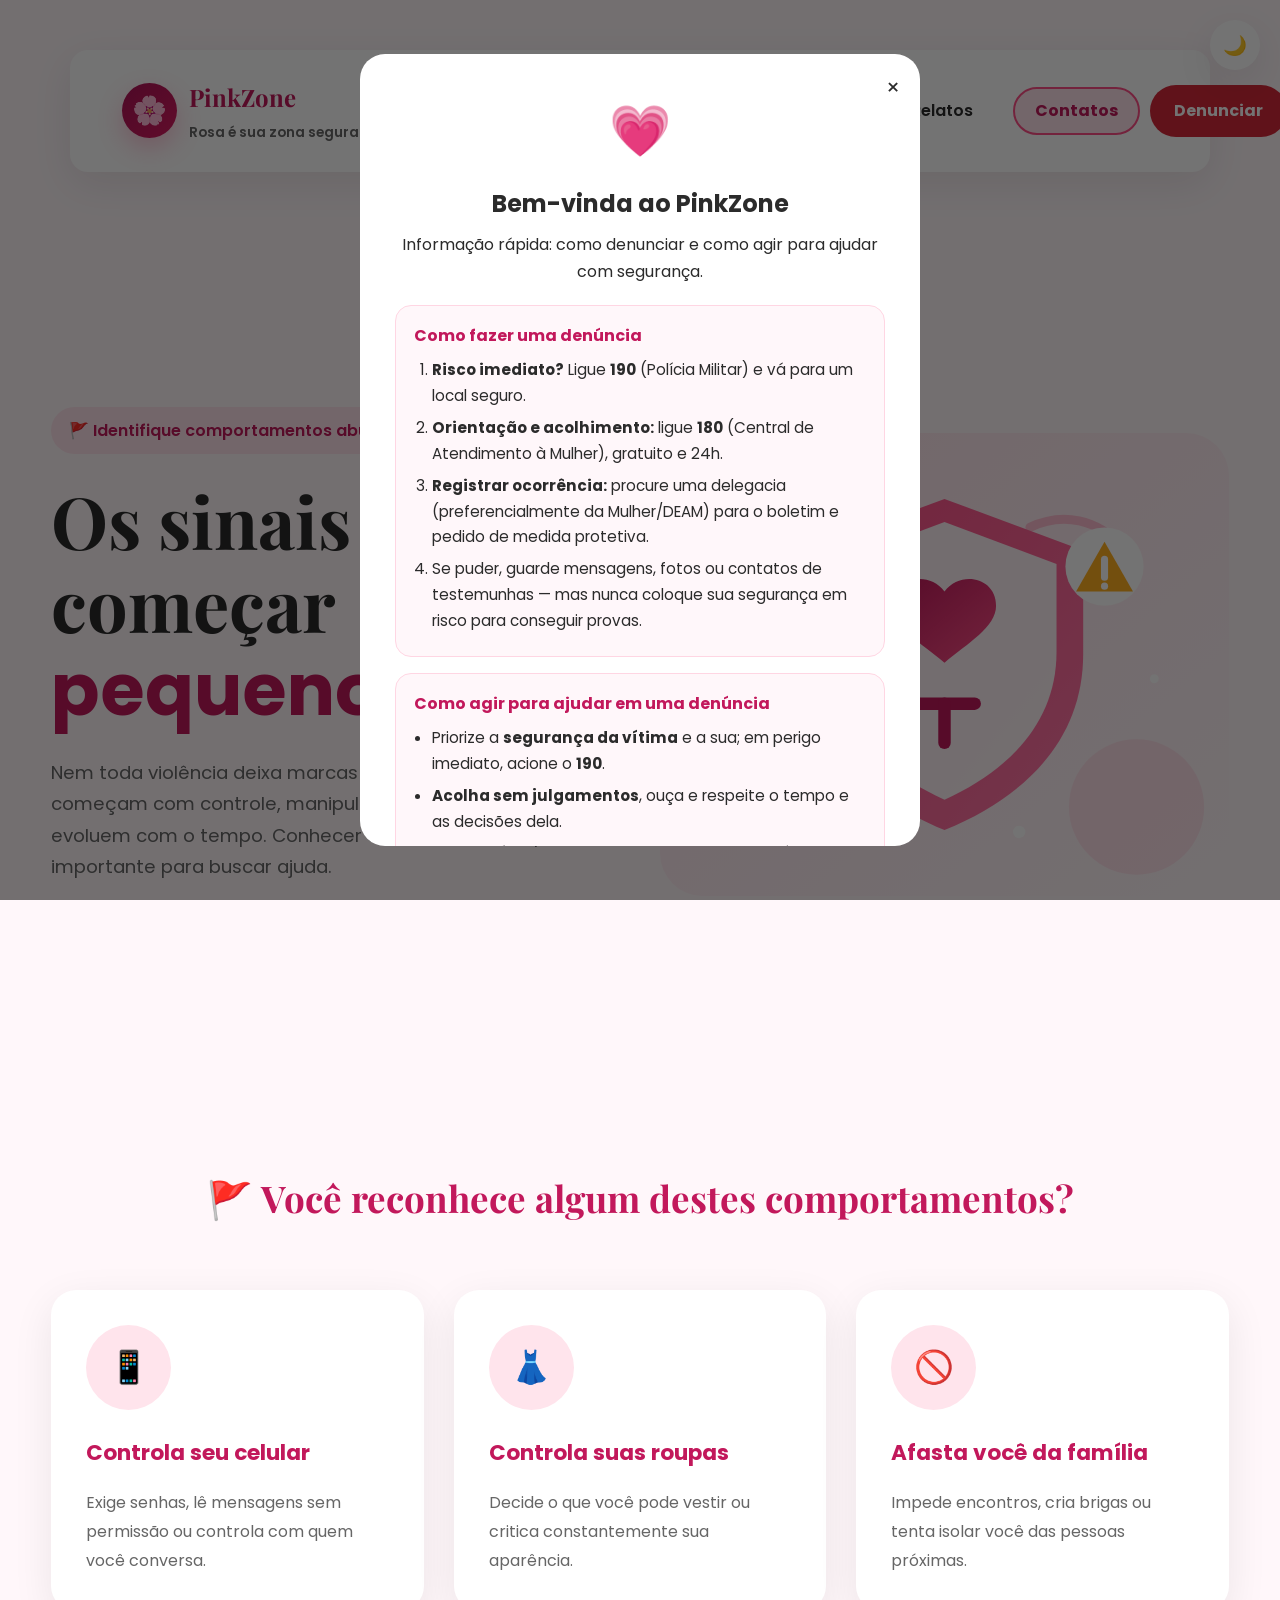
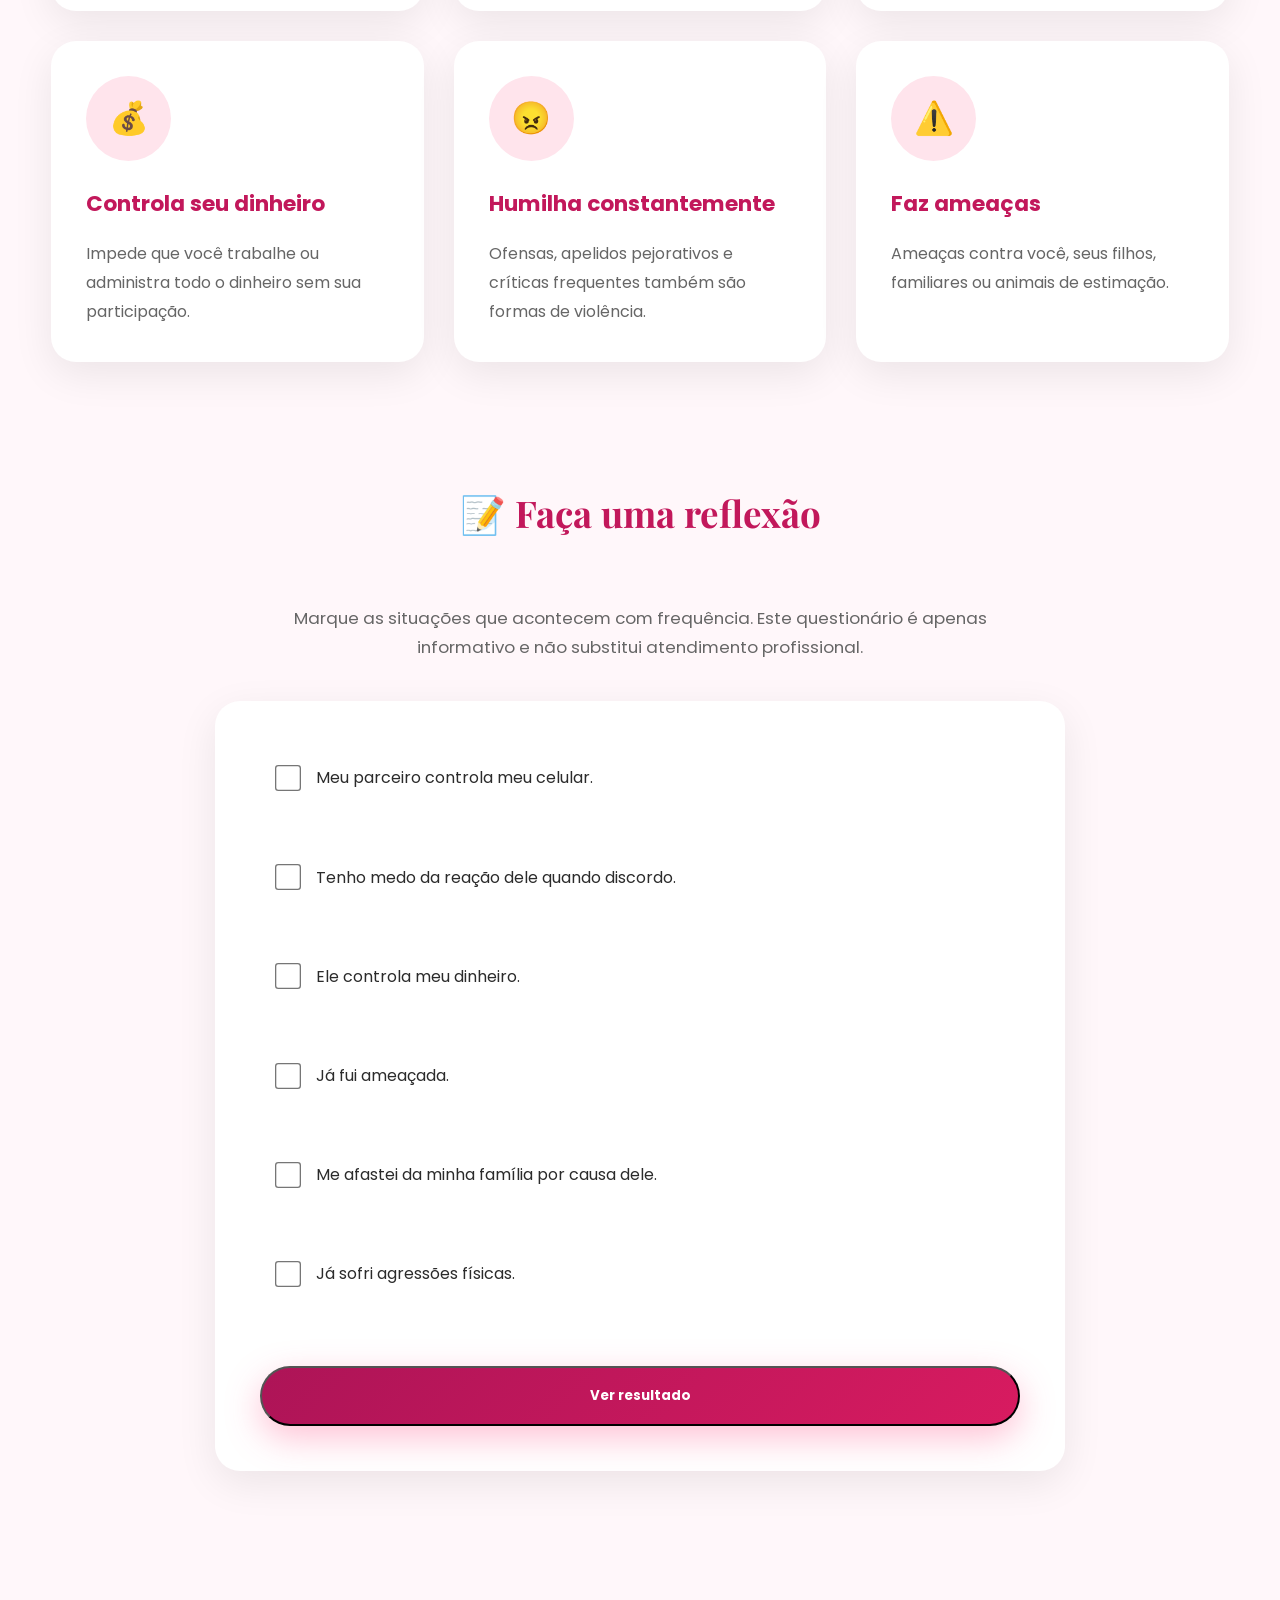
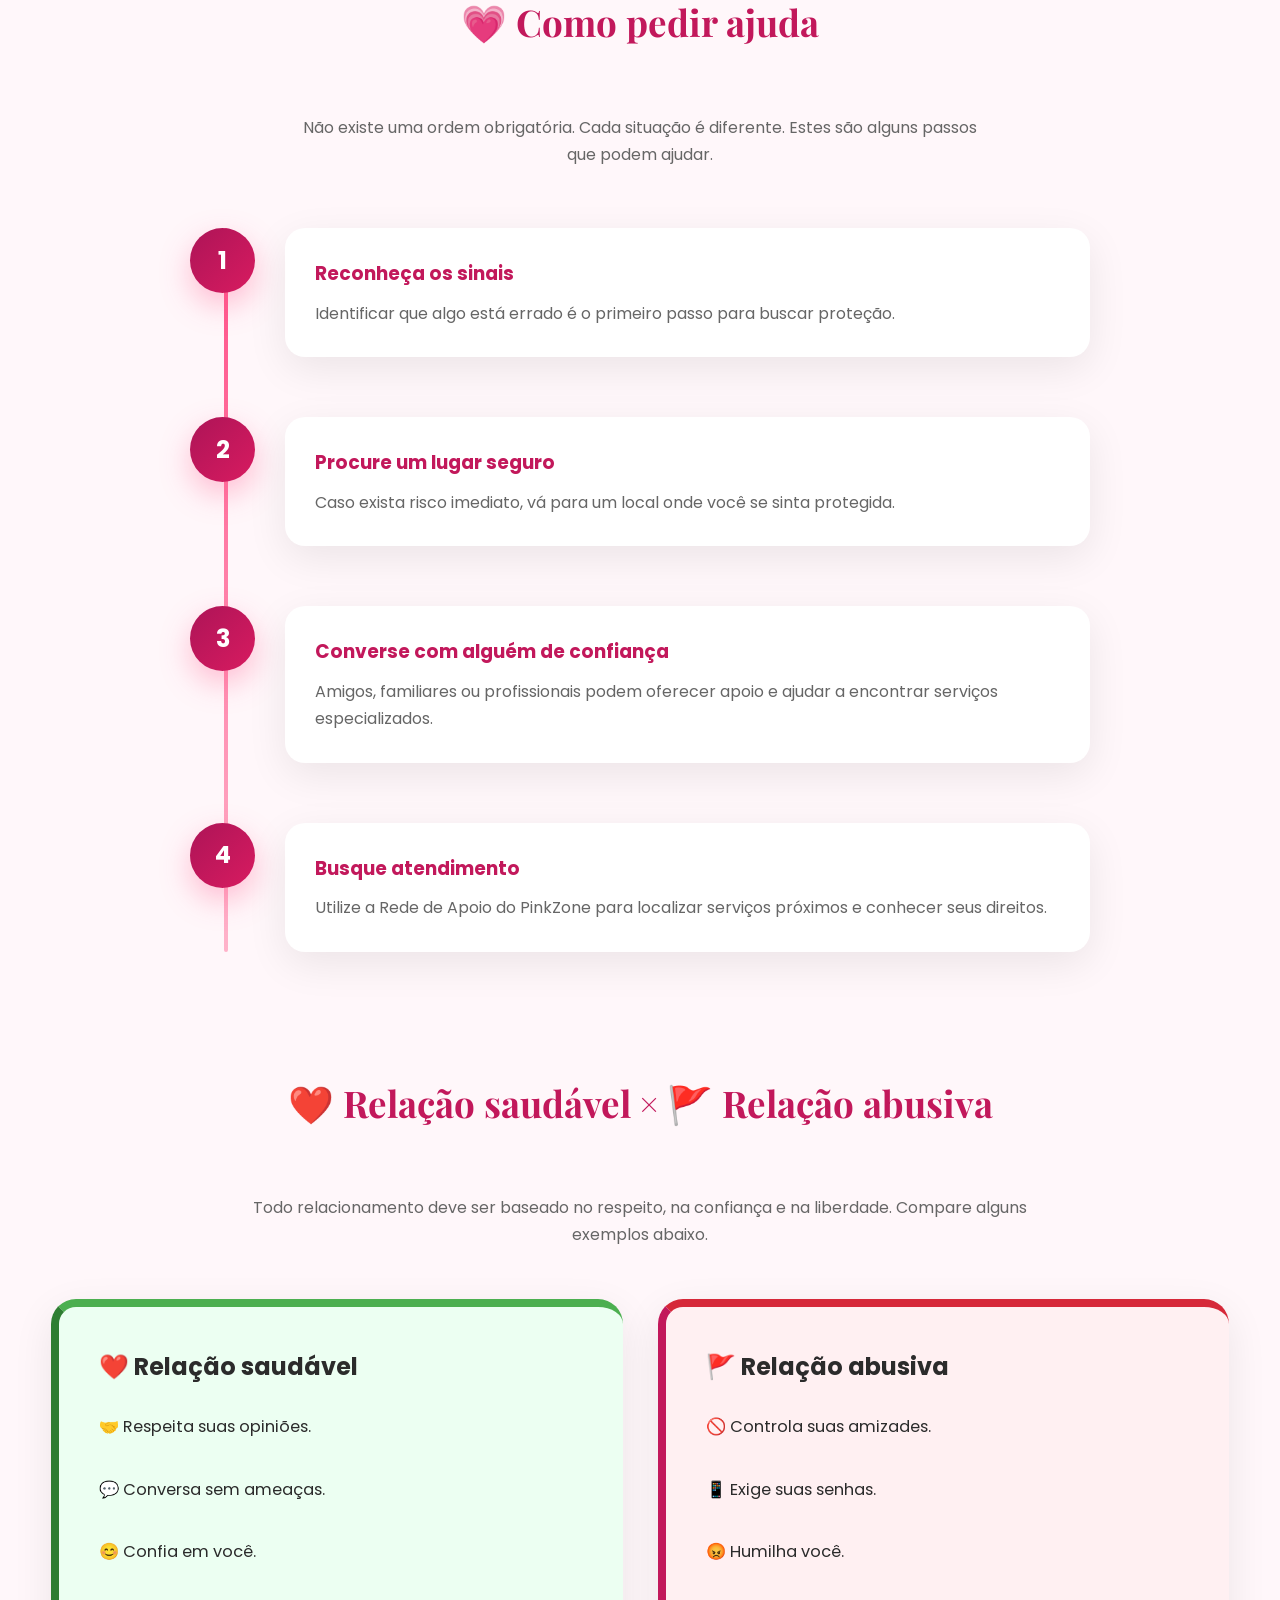
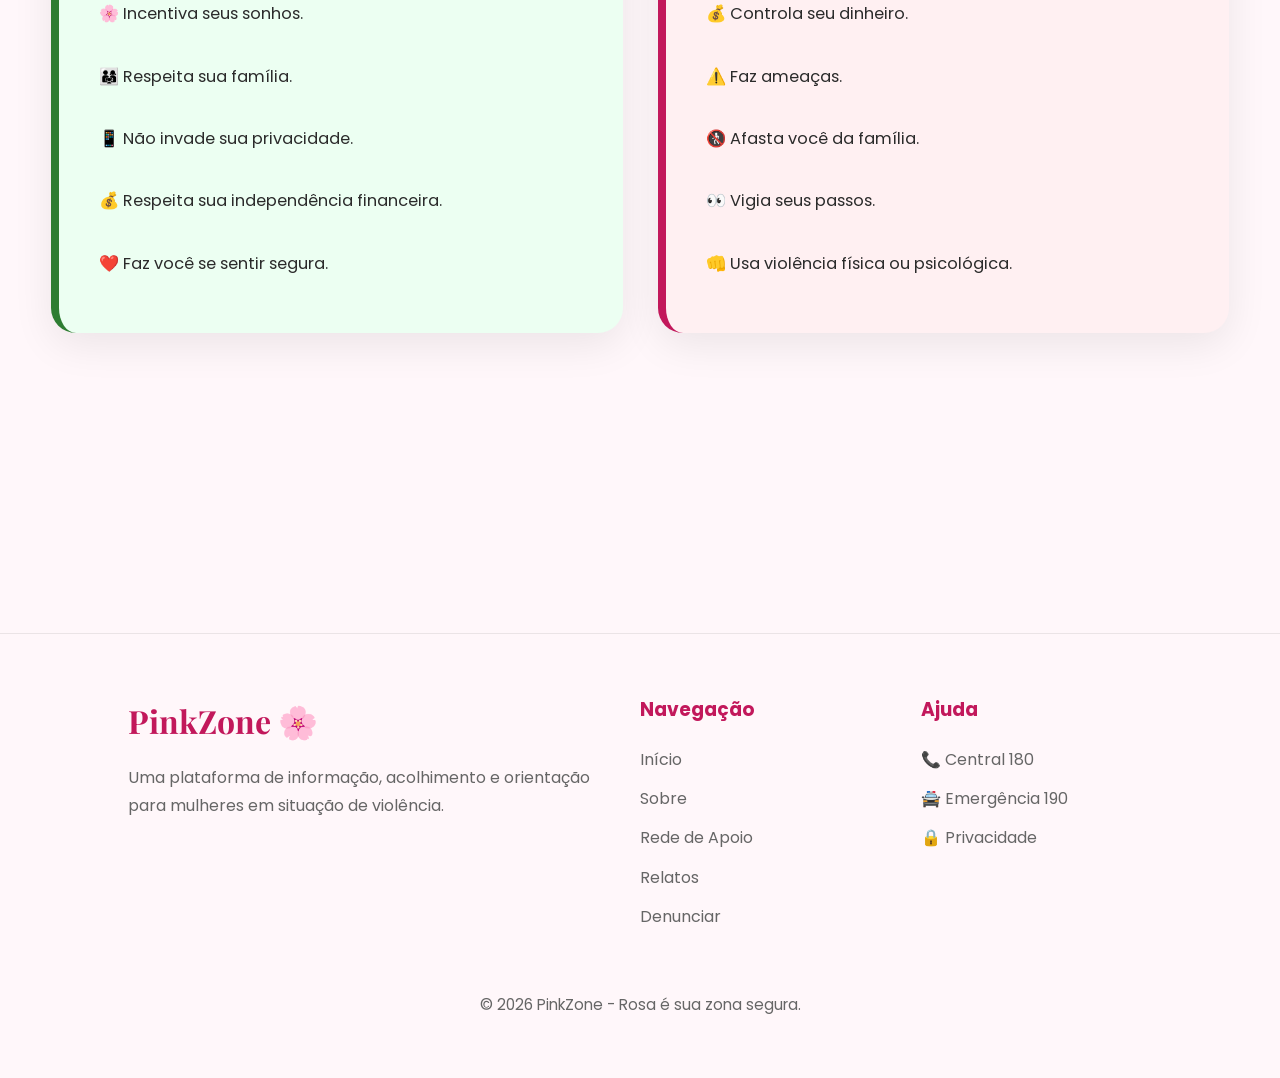
<file: sinais.html>
<!DOCTYPE html>
<html lang="pt-BR">

<head>

<meta charset="UTF-8">
<meta name="viewport" content="width=device-width, initial-scale=1.0, viewport-fit=cover">

<meta name="theme-color" content="#ff4f87">
<meta name="description" content="Sinais de alerta e orientações sobre relacionamentos abusivos.">
<meta name="mobile-web-app-capable" content="yes">
<meta name="apple-mobile-web-app-capable" content="yes">
<meta name="apple-mobile-web-app-status-bar-style" content="default">
<meta name="apple-mobile-web-app-title" content="PinkZone">
<link rel="manifest" href="manifest.json">
<link rel="icon" type="image/png" sizes="32x32" href="icons/favicon-32.png">
<link rel="icon" type="image/png" sizes="192x192" href="icons/icon-192.png">
<link rel="apple-touch-icon" href="icons/apple-touch-icon.png">

<title>PinkZone • Sinais de Alerta</title>

<link rel="stylesheet" href="testepz.css">

<link rel="preconnect" href="https://fonts.googleapis.com">
<link rel="preconnect" href="https://fonts.gstatic.com" crossorigin>

<link href="https://fonts.googleapis.com/css2?family=Poppins:wght@300;400;500;600;700;800&family=Playfair+Display:wght@700&display=swap" rel="stylesheet">

</head>

<body>

<button class="dark-mode-toggle">🌙</button>

<header>

<nav>

<a href="testepz.html" class="logo" aria-label="PinkZone - ir para a página inicial">
<span class="logo-icon">🌸</span>

<div class="logo-text">

<h2>PinkZone</h2>

<small>Rosa é sua zona segura</small>

</div>
</a>

<ul>

<li><a href="testepz.html">Início</a></li>

<li><a href="sobre.html">Sobre</a></li>

<li><a href="apoio.html">Rede de Apoio</a></li>

<li><a href="sinais.html" class="active">Sinais</a></li>

<li><a href="relatos.html">Relatos</a></li>

<li><a href="denunciar.html" class="menu-alerta" id="abrirAjuda">Denunciar</a></li>
</ul>

</nav>

</header>

<main>

<section class="hero">

<div class="hero-text">

<span class="hero-badge">

🚩 Identifique comportamentos abusivos

</span>

<h1>

Os sinais podem começar <span>pequenos.</span>

</h1>

<p>

Nem toda violência deixa marcas físicas. Muitas situações começam com controle, manipulação ou isolamento e evoluem com o tempo. Conhecer esses sinais é um passo importante para buscar ajuda.

</p>

</div>

<div class="hero-image">

<img src="imagens/sinais.svg" alt="Sinais de alerta">

</div>

</section>
<section>

<h2 class="titulo-secao">

🚩 Você reconhece algum destes comportamentos?

</h2>

<div class="grid-layout">

<div class="card alerta">

<div class="icone">

📱

</div>

<h3>

Controla seu celular

</h3>

<p>

Exige senhas, lê mensagens sem permissão ou controla com quem você conversa.

</p>

</div>

<div class="card alerta">

<div class="icone">

👗

</div>

<h3>

Controla suas roupas

</h3>

<p>

Decide o que você pode vestir ou critica constantemente sua aparência.

</p>

</div>

<div class="card alerta">

<div class="icone">

🚫

</div>

<h3>

Afasta você da família

</h3>

<p>

Impede encontros, cria brigas ou tenta isolar você das pessoas próximas.

</p>

</div>

<div class="card alerta">

<div class="icone">

💰

</div>

<h3>

Controla seu dinheiro

</h3>

<p>

Impede que você trabalhe ou administra todo o dinheiro sem sua participação.

</p>

</div>

<div class="card alerta">

<div class="icone">

😠

</div>

<h3>

Humilha constantemente

</h3>

<p>

Ofensas, apelidos pejorativos e críticas frequentes também são formas de violência.

</p>

</div>

<div class="card alerta">

<div class="icone">

⚠️

</div>

<h3>

Faz ameaças

</h3>

<p>

Ameaças contra você, seus filhos, familiares ou animais de estimação.

</p>

</div>

</div>

</section>

<!-- QUIZ -->

<section class="quiz-alerta">

    <h2 class="titulo-secao">

        📝 Faça uma reflexão

    </h2>

    <p class="quiz-texto">

        Marque as situações que acontecem com frequência.
        Este questionário é apenas informativo e não substitui
        atendimento profissional.

    </p>

    <div class="quiz-box">

        <label>

            <input type="checkbox" class="pergunta">

            Meu parceiro controla meu celular.

        </label>

        <label>

            <input type="checkbox" class="pergunta">

            Tenho medo da reação dele quando discordo.

        </label>

        <label>

            <input type="checkbox" class="pergunta">

            Ele controla meu dinheiro.

        </label>

        <label>

            <input type="checkbox" class="pergunta">

            Já fui ameaçada.

        </label>

        <label>

            <input type="checkbox" class="pergunta">

            Me afastei da minha família por causa dele.

        </label>

        <label>

            <input type="checkbox" class="pergunta">

            Já sofri agressões físicas.

        </label>

        <button id="verificarQuiz" class="btn-primary">

            Ver resultado

        </button>

        <div id="resultadoQuiz"></div>

    </div>

</section>

<!-- COMO PEDIR AJUDA -->

<section class="timeline-section">

    <h2 class="titulo-secao">

        💗 Como pedir ajuda

    </h2>

    <p class="timeline-subtitulo">

        Não existe uma ordem obrigatória. Cada situação é diferente.
        Estes são alguns passos que podem ajudar.

    </p>

    <div class="timeline">

        <div class="timeline-item">

            <div class="timeline-numero">

                1

            </div>

            <div class="timeline-conteudo">

                <h3>Reconheça os sinais</h3>

                <p>

                    Identificar que algo está errado é o primeiro passo para buscar proteção.

                </p>

            </div>

        </div>

        <div class="timeline-item">

            <div class="timeline-numero">

                2

            </div>

            <div class="timeline-conteudo">

                <h3>Procure um lugar seguro</h3>

                <p>

                    Caso exista risco imediato, vá para um local onde você se sinta protegida.

                </p>

            </div>

        </div>

        <div class="timeline-item">

            <div class="timeline-numero">

                3

            </div>

            <div class="timeline-conteudo">

                <h3>Converse com alguém de confiança</h3>

                <p>

                    Amigos, familiares ou profissionais podem oferecer apoio e ajudar a encontrar serviços especializados.

                </p>

            </div>

        </div>

        <div class="timeline-item">

            <div class="timeline-numero">

                4

            </div>

            <div class="timeline-conteudo">

                <h3>Busque atendimento</h3>

                <p>

                    Utilize a Rede de Apoio do PinkZone para localizar serviços próximos e conhecer seus direitos.

                </p>

            </div>

        </div>

    </div>

</section>

<!-- COMPARAÇÃO -->

<section class="comparacao">

    <h2 class="titulo-secao">

        ❤️ Relação saudável × 🚩 Relação abusiva

    </h2>

    <p class="comparacao-texto">

        Todo relacionamento deve ser baseado no respeito, na confiança e na liberdade.
        Compare alguns exemplos abaixo.

    </p>

    <div class="comparacao-grid">

        <div class="comparacao-card saudavel">

            <h3>❤️ Relação saudável</h3>

            <ul>

                <li>🤝 Respeita suas opiniões.</li>

                <li>💬 Conversa sem ameaças.</li>

                <li>😊 Confia em você.</li>

                <li>🌸 Incentiva seus sonhos.</li>

                <li>👨‍👩‍👧 Respeita sua família.</li>

                <li>📱 Não invade sua privacidade.</li>

                <li>💰 Respeita sua independência financeira.</li>

                <li>❤️ Faz você se sentir segura.</li>

            </ul>

        </div>

        <div class="comparacao-card abusiva">

            <h3>🚩 Relação abusiva</h3>

            <ul>

                <li>🚫 Controla suas amizades.</li>

                <li>📱 Exige suas senhas.</li>

                <li>😡 Humilha você.</li>

                <li>💰 Controla seu dinheiro.</li>

                <li>⚠️ Faz ameaças.</li>

                <li>🚷 Afasta você da família.</li>

                <li>👀 Vigia seus passos.</li>

                <li>👊 Usa violência física ou psicológica.</li>

            </ul>

        </div>

    </div>

</section>

</main>

<!-- RODAPÉ -->

<footer>


<div class="footer-container">


<div class="footer-logo">


<h2>

PinkZone 🌸

</h2>



<p>

Uma plataforma de informação, acolhimento e orientação
para mulheres em situação de violência.

</p>


</div>




<div class="footer-links">


<h3>

Navegação

</h3>


<a href="testepz.html">

Início

</a>


<a href="sobre.html">

Sobre

</a>


<a href="apoio.html">

Rede de Apoio

</a>


<a href="relatos.html">

Relatos

</a>


<a href="denunciar.html">

Denunciar

</a>


</div>





<div class="footer-links">


<h3>

Ajuda

</h3>


<a href="tel:180">

📞 Central 180

</a>


<a href="tel:190">

🚔 Emergência 190

</a>


<a href="#">

🔒 Privacidade

</a>


</div>



</div>





<p class="footer-copy">

© 2026 PinkZone - Rosa é sua zona segura.

</p>



</footer>
<!-- POPUP DE ENTRADA -->
<div class="modal-ajuda modal-entrada" id="modalEntrada">
    <div class="modal-conteudo">
        <span class="fechar-modal fechar-modal-entrada" aria-label="Fechar">&times;</span>
        <div class="modal-topo">
            <div class="modal-icone">💗</div>
            <h2>Bem-vinda ao PinkZone</h2>
            <p>Informação rápida: como denunciar e como agir para ajudar com segurança.</p>
        </div>
        <div class="entrada-grid">
            <div class="entrada-bloco">
                <h3>Como fazer uma denúncia</h3>
                <ol>
                    <li><strong>Risco imediato?</strong> Ligue <strong>190</strong> (Polícia Militar) e vá para um local seguro.</li>
                    <li><strong>Orientação e acolhimento:</strong> ligue <strong>180</strong> (Central de Atendimento à Mulher), gratuito e 24h.</li>
                    <li><strong>Registrar ocorrência:</strong> procure uma delegacia (preferencialmente da Mulher/DEAM) para o boletim e pedido de medida protetiva.</li>
                    <li>Se puder, guarde mensagens, fotos ou contatos de testemunhas — mas nunca coloque sua segurança em risco para conseguir provas.</li>
                </ol>
            </div>
            <div class="entrada-bloco">
                <h3>Como agir para ajudar em uma denúncia</h3>
                <ul>
                    <li>Priorize a <strong>segurança da vítima</strong> e a sua; em perigo imediato, acione o <strong>190</strong>.</li>
                    <li><strong>Acolha sem julgamentos</strong>, ouça e respeite o tempo e as decisões dela.</li>
                    <li><strong>Não confronte o agressor</strong> e não exponha a vítima publicamente ou nas redes.</li>
                    <li>Ofereça apoio prático (companhia para ligar/ir à delegacia, local seguro) e indique canais como o <strong>180</strong> e a rede de apoio.</li>
                    <li>Preserve possíveis provas com consentimento e incentive buscar ajuda especializada.</li>
                </ul>
            </div>
        </div>
        <div class="entrada-acoes">
            <a href="denunciar.html" class="btn-primary">Ver como denunciar</a>
            <a href="apoio.html" class="btn-secondary">Rede de apoio</a>
            <button type="button" class="btn-secondary" id="fecharEntrada">Entendi</button>
        </div>
        <p class="entrada-lembrete">Você não está sozinha. Se estiver em perigo agora, ligue 190.</p>
    </div>
</div>


<script src="scriptpzteste.js"></script>

</body>

</html>
</file>
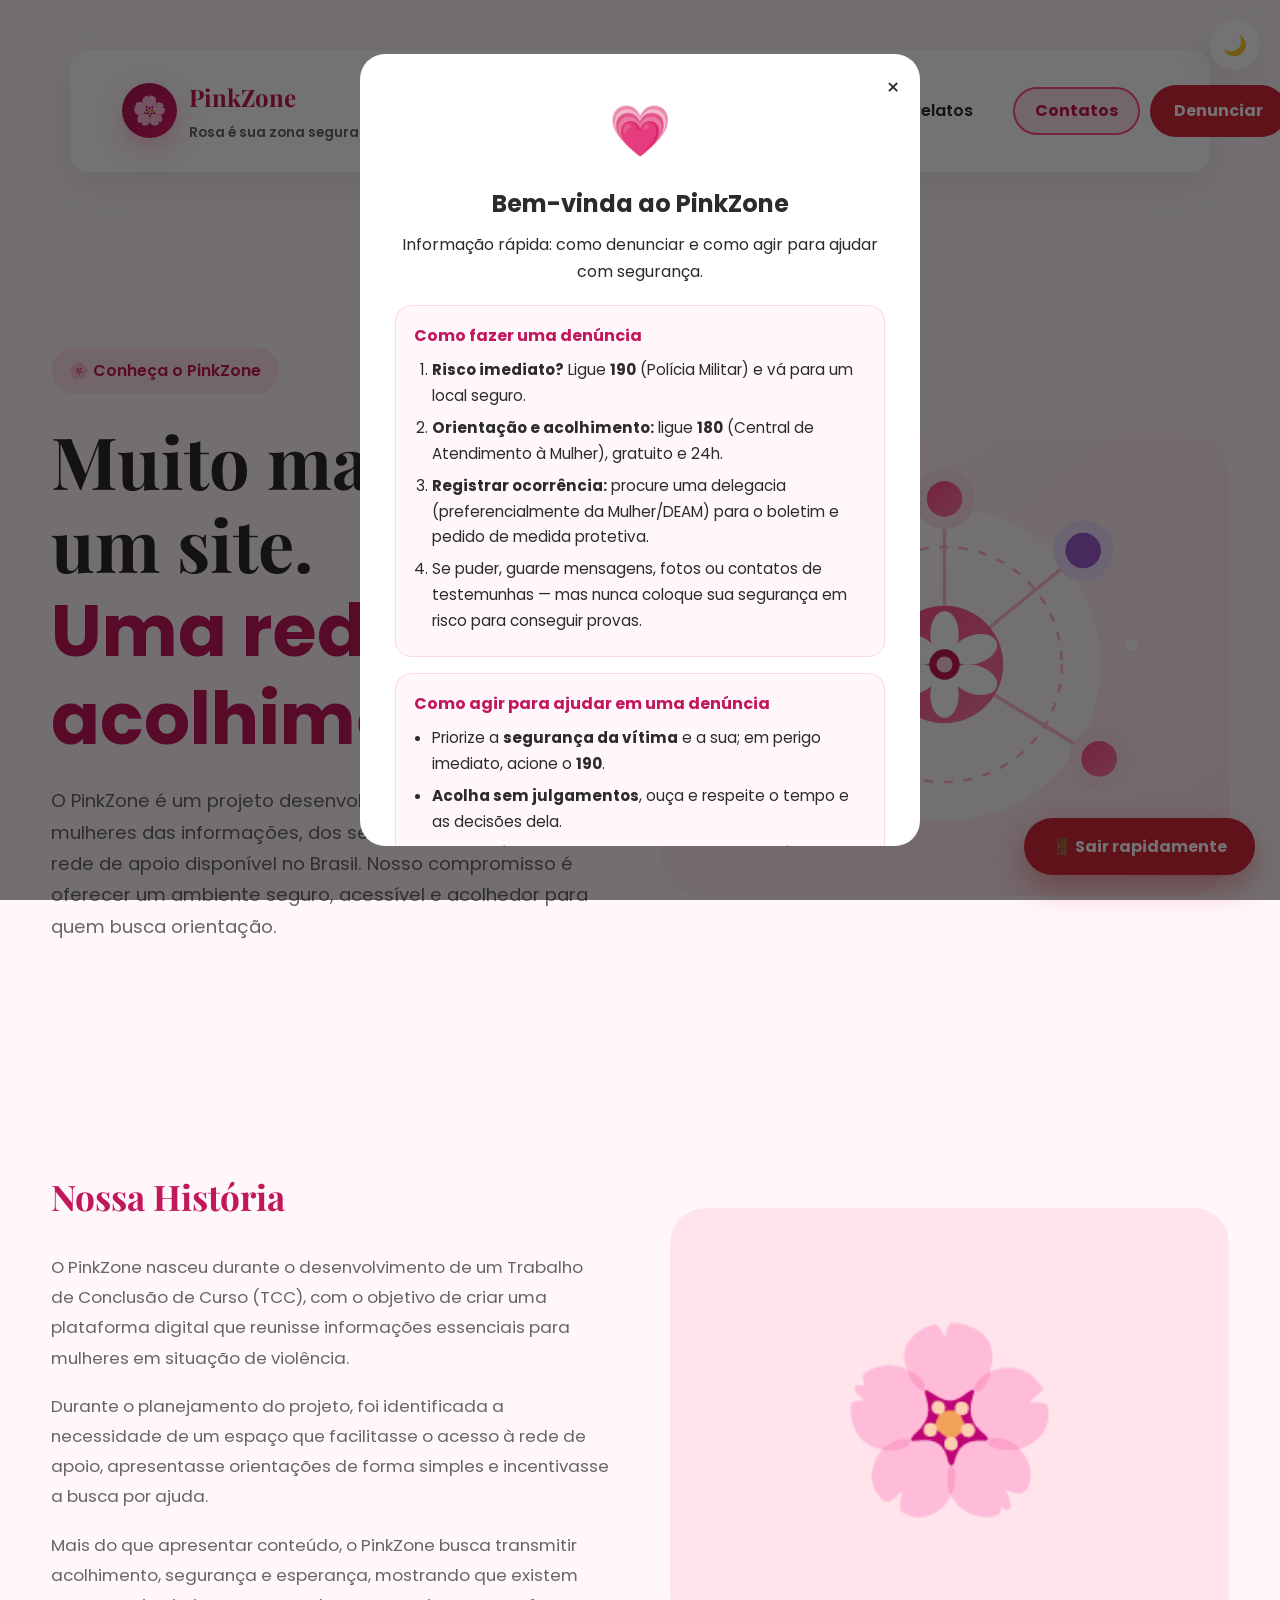
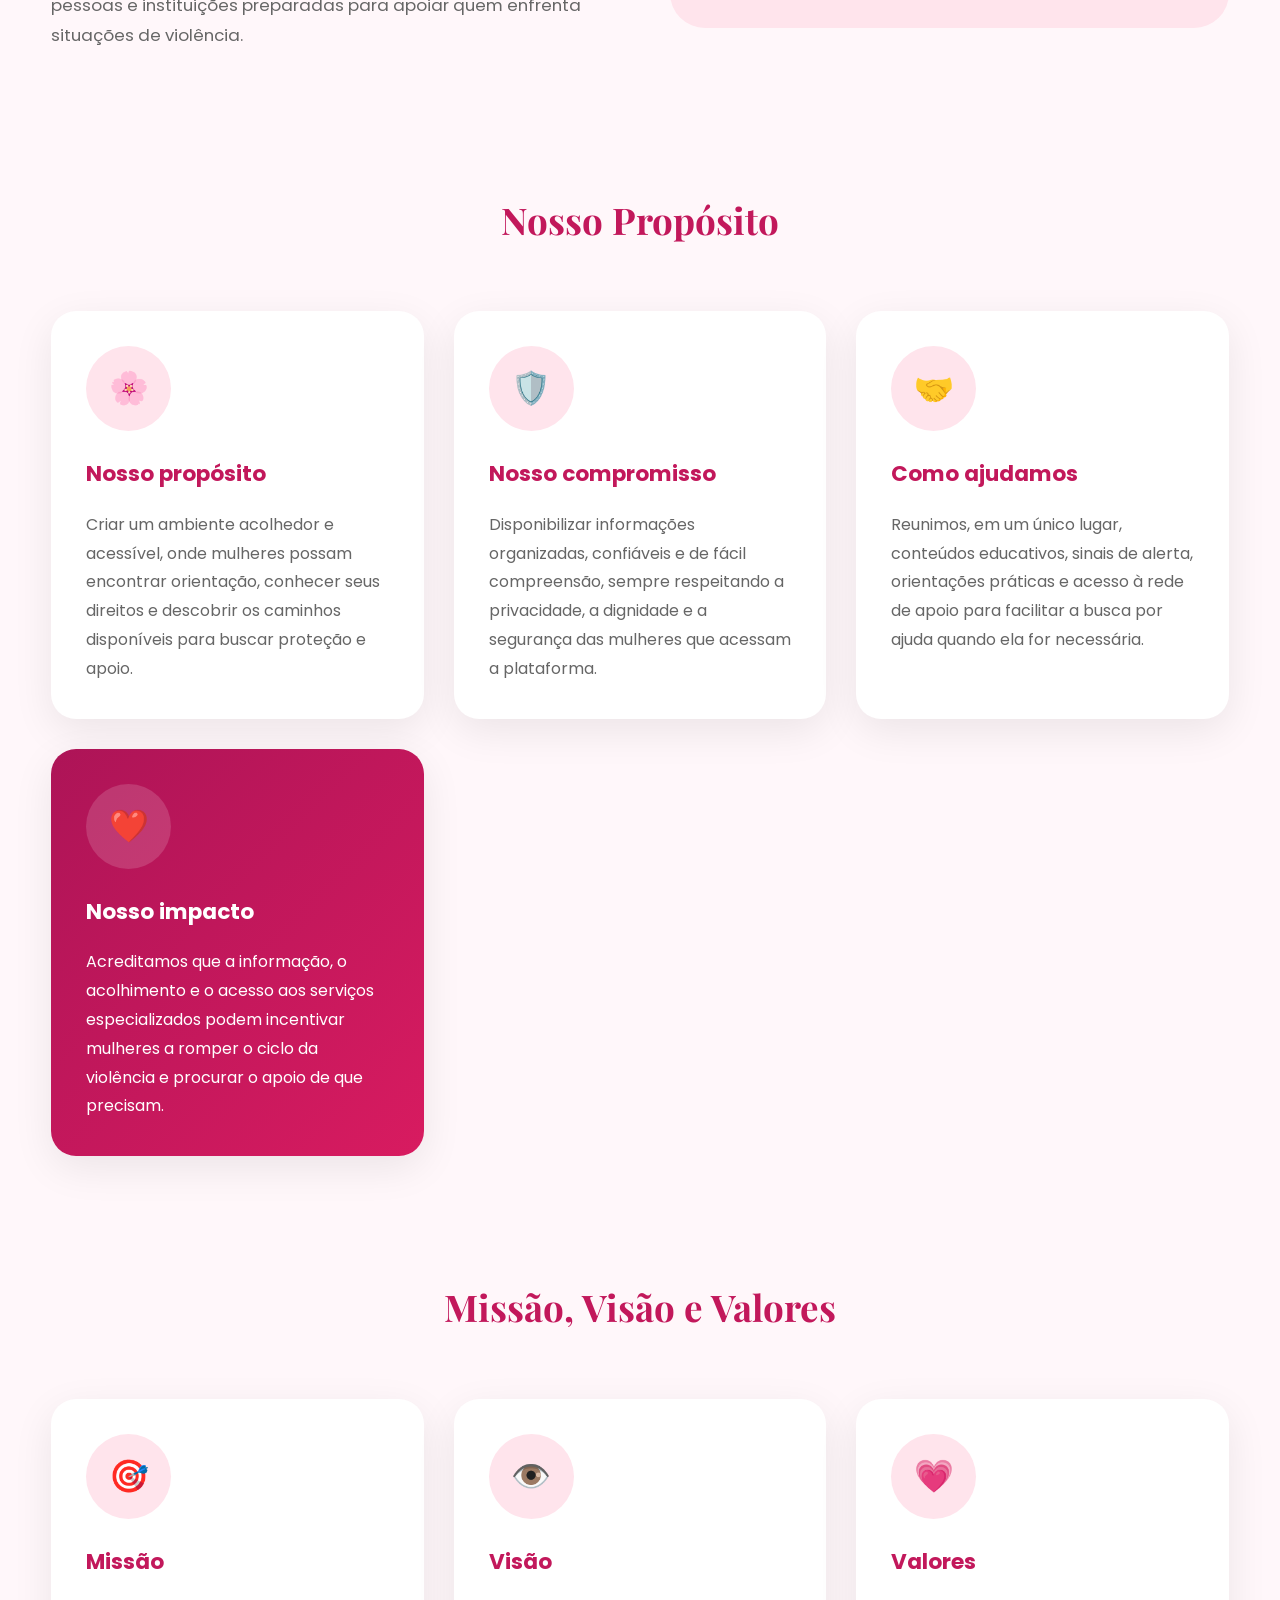
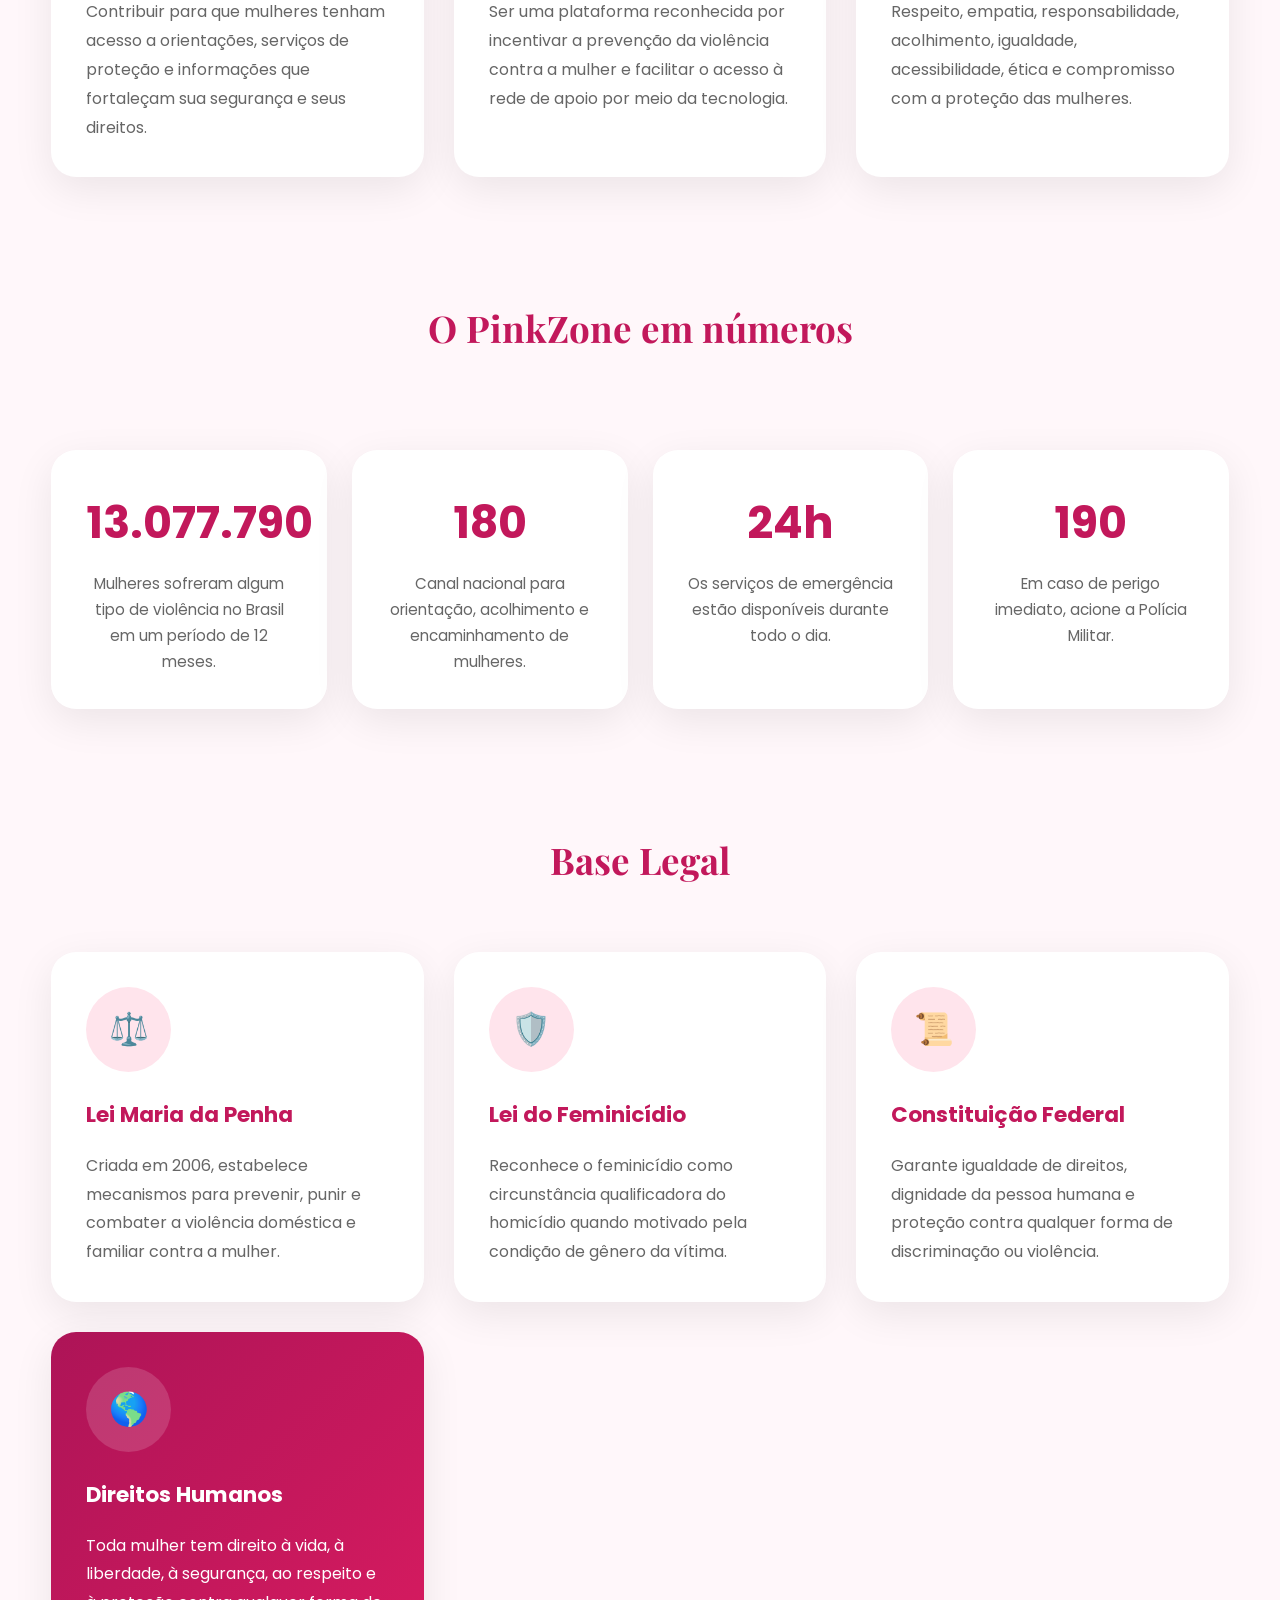
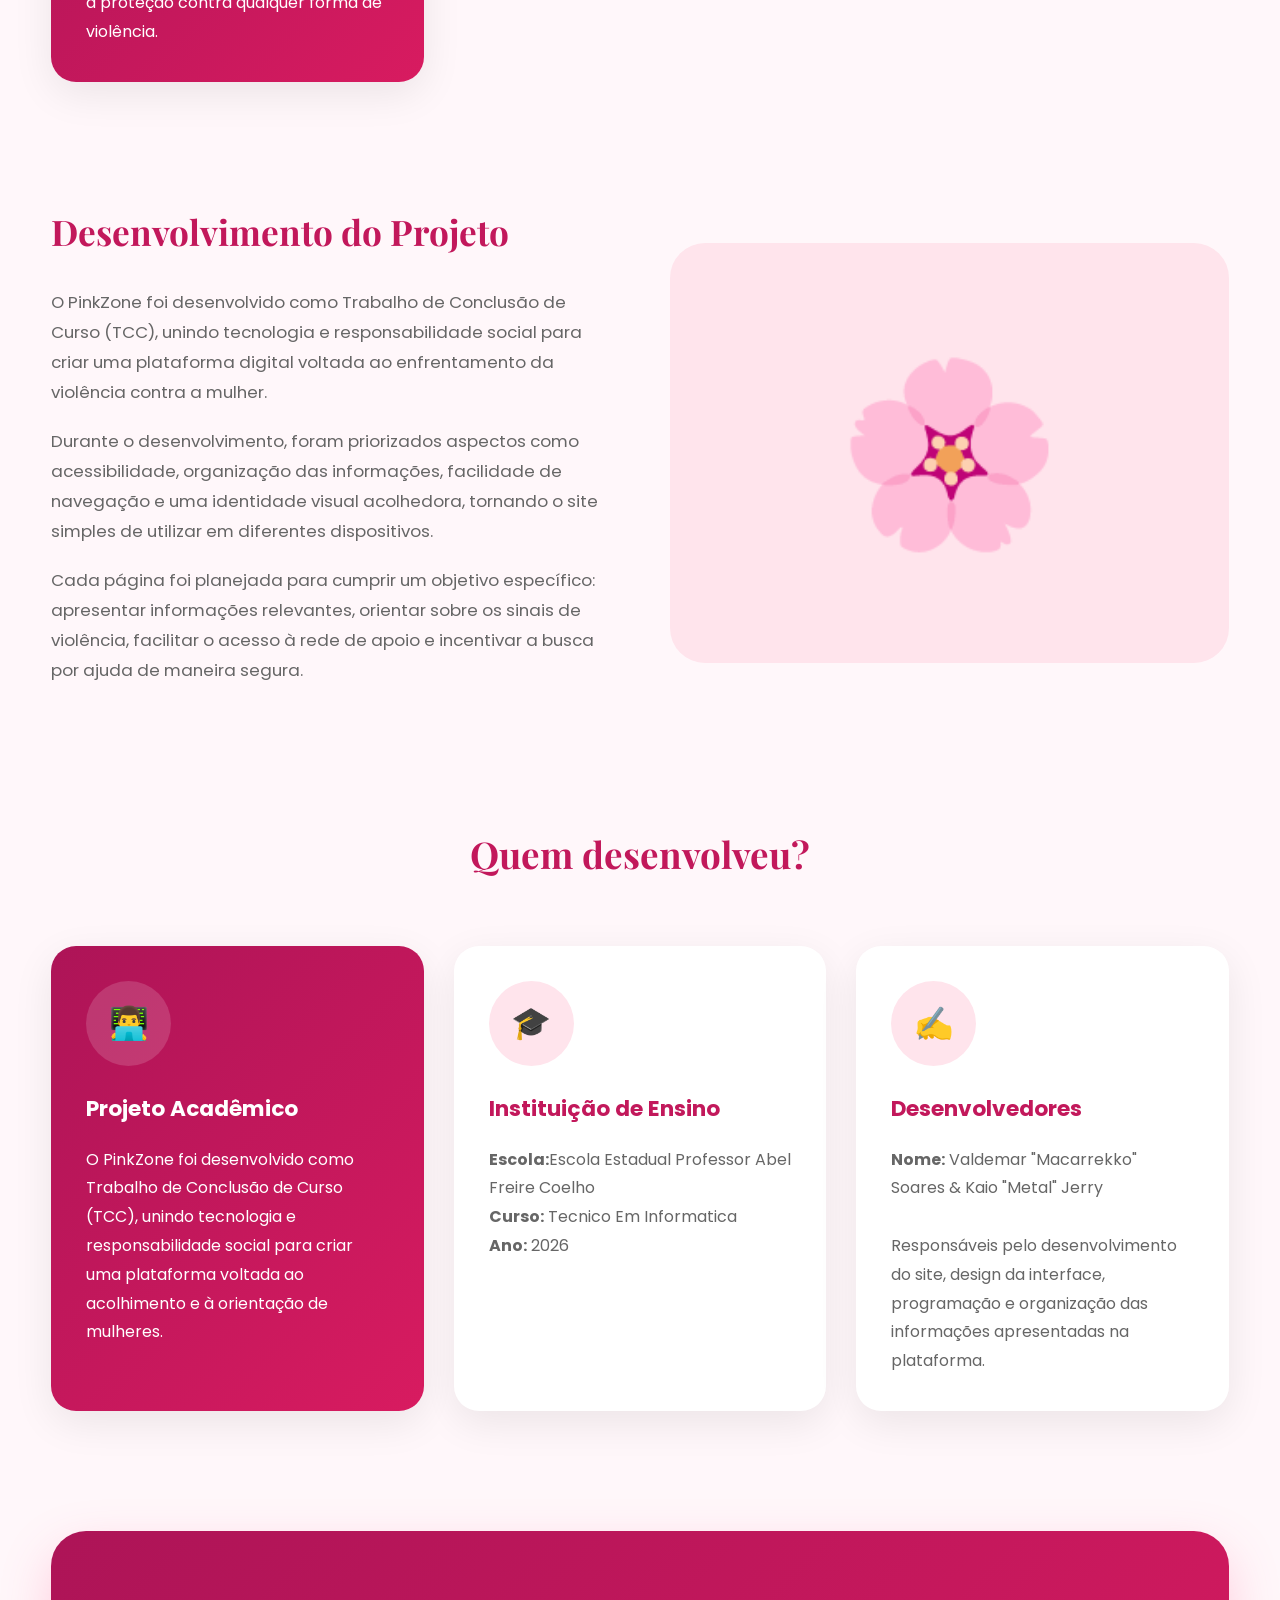
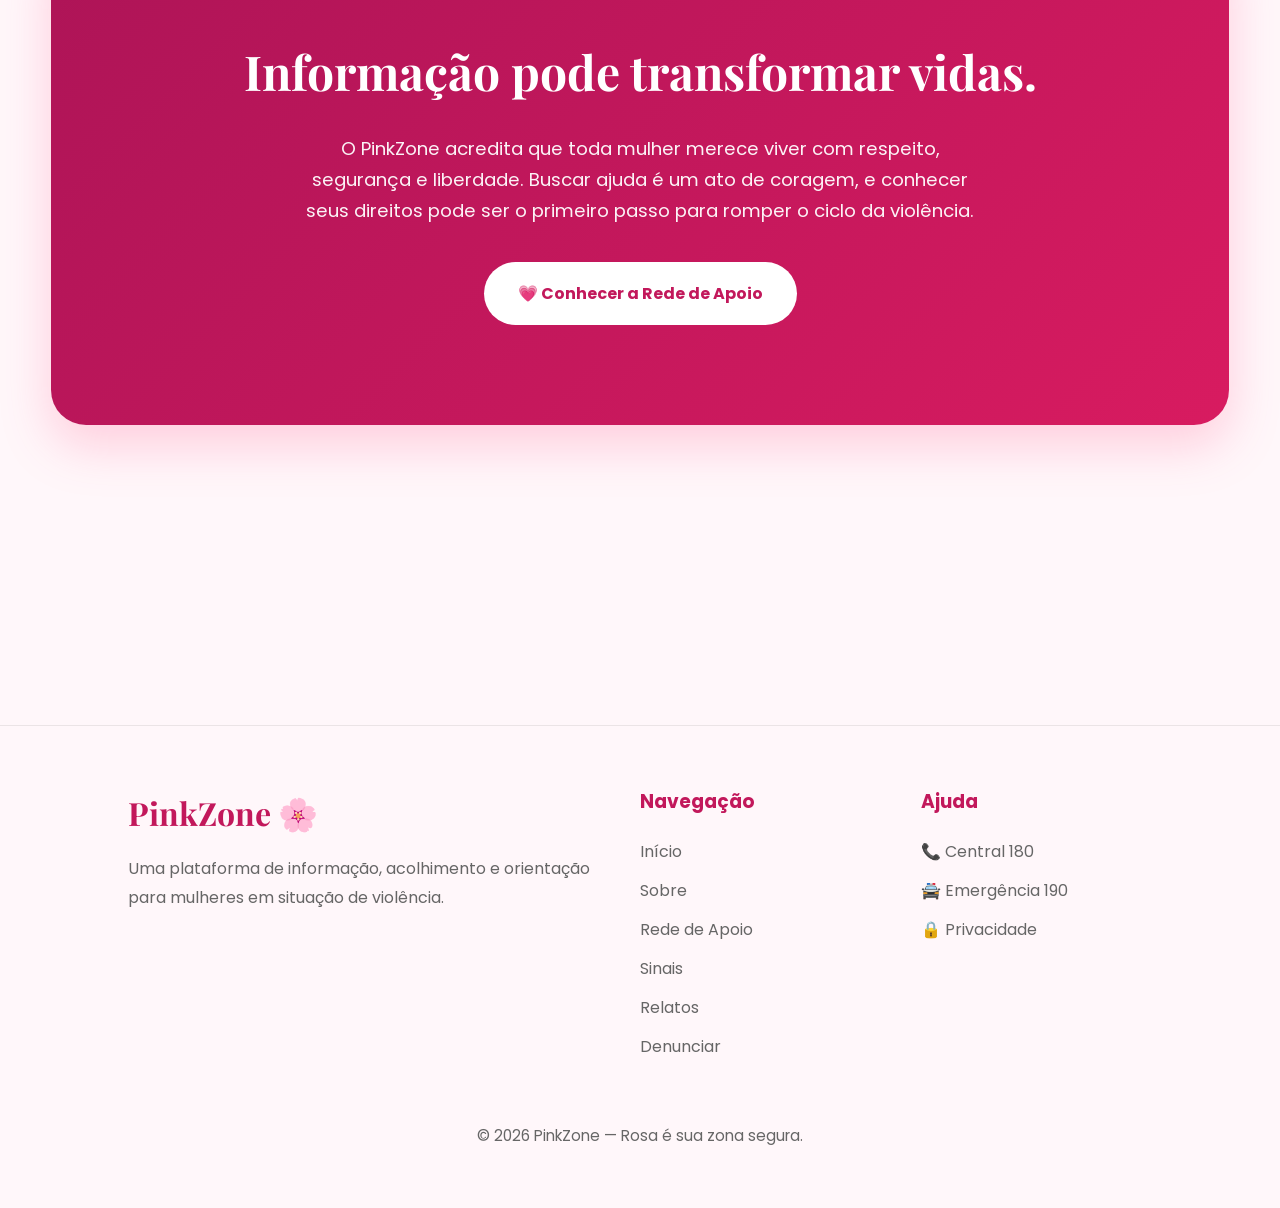
<file: sobre.html>
<!DOCTYPE html>
<html lang="pt-BR">

<head>

    <meta charset="UTF-8">
    <meta name="viewport" content="width=device-width, initial-scale=1.0, viewport-fit=cover">

    <meta name="theme-color" content="#ff4f87">
    <meta name="description" content="Conheça a história e a missão do PinkZone.">
    <meta name="mobile-web-app-capable" content="yes">
    <meta name="apple-mobile-web-app-capable" content="yes">
    <meta name="apple-mobile-web-app-status-bar-style" content="default">
    <meta name="apple-mobile-web-app-title" content="PinkZone">
    <link rel="manifest" href="manifest.json">
    <link rel="icon" type="image/png" sizes="32x32" href="icons/favicon-32.png">
    <link rel="icon" type="image/png" sizes="192x192" href="icons/icon-192.png">
    <link rel="apple-touch-icon" href="icons/apple-touch-icon.png">

    <title>PinkZone • Sobre</title>

    <link rel="stylesheet" href="testepz.css">

    <link rel="preconnect" href="https://fonts.googleapis.com">
    <link rel="preconnect" href="https://fonts.gstatic.com" crossorigin>

    <link href="https://fonts.googleapis.com/css2?family=Poppins:wght@300;400;500;600;700;800&family=Playfair+Display:wght@700&display=swap" rel="stylesheet">

</head>

<body>

<button class="dark-mode-toggle">🌙</button>

<header>

<nav>

<a href="testepz.html" class="logo" aria-label="PinkZone - ir para a página inicial">
<span class="logo-icon">🌸</span>

<div class="logo-text">

<h2>PinkZone</h2>

<small>Rosa é sua zona segura</small>

</div>
</a>

<ul>

<li><a href="testepz.html">Início</a></li>

<li><a href="sobre.html" class="active">Sobre</a></li>

<li><a href="apoio.html">Rede de Apoio</a></li>

<li><a href="sinais.html">Sinais</a></li>

<li><a href="relatos.html">Relatos</a></li>

<li><a href="denunciar.html" class="menu-alerta" id="abrirAjuda">Denunciar</a></li>
</ul>

</nav>

</header>

<main>

<!-- HERO -->

<section class="hero">

<div class="hero-text">

<span class="hero-badge">

🌸 Conheça o PinkZone

</span>

<h1>

Muito mais que um site.<br>

<span>Uma rede de acolhimento.</span>

</h1>

<p>

O PinkZone é um projeto desenvolvido para aproximar mulheres das informações, dos serviços de proteção e da rede de apoio disponível no Brasil. Nosso compromisso é oferecer um ambiente seguro, acessível e acolhedor para quem busca orientação.

</p>

</div>

<div class="hero-image">

<img src="imagens/sobre.svg" alt="Sobre o PinkZone">

</div>

</section>

<!-- NOSSA HISTÓRIA -->

<section class="about-home">

<div class="about-text">

<h2>

Nossa História

</h2>

<p>

O PinkZone nasceu durante o desenvolvimento de um Trabalho de Conclusão de Curso (TCC), com o objetivo de criar uma plataforma digital que reunisse informações essenciais para mulheres em situação de violência.

</p>

<p>

Durante o planejamento do projeto, foi identificada a necessidade de um espaço que facilitasse o acesso à rede de apoio, apresentasse orientações de forma simples e incentivasse a busca por ajuda.

</p>

<p>

Mais do que apresentar conteúdo, o PinkZone busca transmitir acolhimento, segurança e esperança, mostrando que existem pessoas e instituições preparadas para apoiar quem enfrenta situações de violência.

</p>

</div>

</section>

<!-- NOSSO PROPÓSITO -->

<section>

    <h2 class="titulo-secao">

        Nosso Propósito

    </h2>

    <div class="grid-layout">

        <div class="card">

            <div class="icone">

                🌸

            </div>

            <h3>

                Nosso propósito

            </h3>

            <p>

                Criar um ambiente acolhedor e acessível, onde mulheres possam
                encontrar orientação, conhecer seus direitos e descobrir os
                caminhos disponíveis para buscar proteção e apoio.

            </p>

        </div>

        <div class="card">

            <div class="icone">

                🛡️

            </div>

            <h3>

                Nosso compromisso

            </h3>

            <p>

                Disponibilizar informações organizadas, confiáveis e de fácil
                compreensão, sempre respeitando a privacidade, a dignidade e a
                segurança das mulheres que acessam a plataforma.

            </p>

        </div>

        <div class="card">

            <div class="icone">

                🤝

            </div>

            <h3>

                Como ajudamos

            </h3>

            <p>

                Reunimos, em um único lugar, conteúdos educativos, sinais de
                alerta, orientações práticas e acesso à rede de apoio para
                facilitar a busca por ajuda quando ela for necessária.

            </p>

        </div>

        <div class="card destaque">

            <div class="icone">

                ❤️

            </div>

            <h3>

                Nosso impacto

            </h3>

            <p>

                Acreditamos que a informação, o acolhimento e o acesso aos
                serviços especializados podem incentivar mulheres a romper o
                ciclo da violência e procurar o apoio de que precisam.

            </p>

        </div>

    </div>

</section>

<!-- MISSÃO, VISÃO E VALORES -->

<section>

    <h2 class="titulo-secao">

        Missão, Visão e Valores

    </h2>

    <div class="grid-layout">

        <div class="card">

            <div class="icone">

                🎯

            </div>

            <h3>

                Missão

            </h3>

            <p>

                Contribuir para que mulheres tenham acesso a orientações,
                serviços de proteção e informações que fortaleçam sua segurança
                e seus direitos.

            </p>

        </div>

        <div class="card">

            <div class="icone">

                👁️

            </div>

            <h3>

                Visão

            </h3>

            <p>

                Ser uma plataforma reconhecida por incentivar a prevenção da
                violência contra a mulher e facilitar o acesso à rede de apoio
                por meio da tecnologia.

            </p>

        </div>

        <div class="card">

            <div class="icone">

                💗

            </div>

            <h3>

                Valores

            </h3>

            <p>

                Respeito, empatia, responsabilidade, acolhimento, igualdade,
                acessibilidade, ética e compromisso com a proteção das mulheres.

            </p>

        </div>

    </div>

</section>

<!-- ESTATÍSTICAS -->

<section>

    <h2 class="titulo-secao">

        O PinkZone em números

    </h2>

    <div class="stats">

        <div class="stat">

            <h2 class="contador" data-numero="21400000">

                0

            </h2>

            <p>

                Mulheres sofreram algum tipo de violência no Brasil em um período de 12 meses.

            </p>

        </div>

        <div class="stat">

            <h2>

                180

            </h2>

            <p>

                Canal nacional para orientação, acolhimento e encaminhamento de mulheres.

            </p>

        </div>

        <div class="stat">

            <h2>

                24h

            </h2>

            <p>

                Os serviços de emergência estão disponíveis durante todo o dia.

            </p>

        </div>

        <div class="stat">

            <h2>

                190

            </h2>

            <p>

                Em caso de perigo imediato, acione a Polícia Militar.

            </p>

        </div>

    </div>

</section>

<!-- BASE LEGAL -->

<section>

    <h2 class="titulo-secao">

        Base Legal

    </h2>

    <div class="grid-layout">

        <div class="card">

            <div class="icone">

                ⚖️

            </div>

            <h3>

                Lei Maria da Penha

            </h3>

            <p>

                Criada em 2006, estabelece mecanismos para prevenir, punir e combater a violência doméstica e familiar contra a mulher.

            </p>

        </div>

        <div class="card">

            <div class="icone">

                🛡️

            </div>

            <h3>

                Lei do Feminicídio

            </h3>

            <p>

                Reconhece o feminicídio como circunstância qualificadora do homicídio quando motivado pela condição de gênero da vítima.

            </p>

        </div>

        <div class="card">

            <div class="icone">

                📜

            </div>

            <h3>

                Constituição Federal

            </h3>

            <p>

                Garante igualdade de direitos, dignidade da pessoa humana e proteção contra qualquer forma de discriminação ou violência.

            </p>

        </div>

        <div class="card destaque">

            <div class="icone">

                🌎

            </div>

            <h3>

                Direitos Humanos

            </h3>

            <p>

                Toda mulher tem direito à vida, à liberdade, à segurança, ao respeito e à proteção contra qualquer forma de violência.

            </p>

        </div>

    </div>

</section>

<!-- DESENVOLVIMENTO -->

<section class="about-home">

    <div class="about-text">

        <h2>

            Desenvolvimento do Projeto

        </h2>

        <p>

            O PinkZone foi desenvolvido como Trabalho de Conclusão de Curso (TCC), unindo tecnologia e responsabilidade social para criar uma plataforma digital voltada ao enfrentamento da violência contra a mulher.

        </p>

        <p>

            Durante o desenvolvimento, foram priorizados aspectos como acessibilidade, organização das informações, facilidade de navegação e uma identidade visual acolhedora, tornando o site simples de utilizar em diferentes dispositivos.

        </p>

        <p>

            Cada página foi planejada para cumprir um objetivo específico: apresentar informações relevantes, orientar sobre os sinais de violência, facilitar o acesso à rede de apoio e incentivar a busca por ajuda de maneira segura.

        </p>

    </div>

</section>

<!-- EQUIPE -->

<section>

    <h2 class="titulo-secao">

        Quem desenvolveu?

    </h2>

    <div class="grid-layout">

        <div class="card destaque">

            <div class="icone">

                👨‍💻

            </div>

            <h3>

                Projeto Acadêmico

            </h3>

            <p>

                O PinkZone foi desenvolvido como Trabalho de Conclusão de Curso
                (TCC), unindo tecnologia e responsabilidade social para criar uma
                plataforma voltada ao acolhimento e à orientação de mulheres.

            </p>

        </div>

        <div class="card">

            <div class="icone">

                🎓

            </div>

            <h3>

                Instituição de Ensino

            </h3>

            <p>

                <strong>Escola:</strong>Escola Estadual Professor Abel Freire Coelho<br>
                <strong>Curso:</strong> Tecnico Em Informatica<br>
                <strong>Ano:</strong> 2026

            </p>

        </div>

        <div class="card">

            <div class="icone">

                ✍️

            </div>

            <h3>

                Desenvolvedores

            </h3>

            <p>

                <strong>Nome:</strong> Valdemar "Macarrekko" Soares & Kaio "Metal" Jerry 

                <br><br>

                Responsáveis pelo desenvolvimento do site, design da interface,
                programação e organização das informações apresentadas na
                plataforma.

            </p>

        </div>

    </div>

</section>

<!-- FRASE FINAL -->

<section class="cta">

    <h2>

        Informação pode transformar vidas.

    </h2>

    <p>

        O PinkZone acredita que toda mulher merece viver com respeito,
        segurança e liberdade. Buscar ajuda é um ato de coragem, e conhecer
        seus direitos pode ser o primeiro passo para romper o ciclo da violência.

    </p>

    <a href="apoio.html" class="btn-primary">

        💗 Conhecer a Rede de Apoio

    </a>

</section>

</main>

<!-- BOTÃO DE SAÍDA RÁPIDA -->

<a href="https://www.google.com" class="quick-exit">

    🚪 Sair rapidamente

</a>

<!-- RODAPÉ -->

<footer>

<div class="footer-container">

<div class="footer-logo">

<h2>

PinkZone 🌸

</h2>

<p>

Uma plataforma de informação, acolhimento e orientação para mulheres
em situação de violência.

</p>

</div>

<div class="footer-links">

<h3>

Navegação

</h3>

<a href="testepz.html">Início</a>

<a href="sobre.html">Sobre</a>

<a href="apoio.html">Rede de Apoio</a>

<a href="sinais.html">Sinais</a>

<a href="relatos.html">Relatos</a>

<a href="denunciar.html">Denunciar</a>

</div>

<div class="footer-links">

<h3>

Ajuda

</h3>

<a href="tel:180">📞 Central 180</a>

<a href="tel:190">🚔 Emergência 190</a>

<a href="#">🔒 Privacidade</a>

</div>

</div>

<p class="footer-copy">

© 2026 PinkZone — Rosa é sua zona segura.

</p>

</footer>
<!-- POPUP DE ENTRADA -->
<div class="modal-ajuda modal-entrada" id="modalEntrada">
    <div class="modal-conteudo">
        <span class="fechar-modal fechar-modal-entrada" aria-label="Fechar">&times;</span>
        <div class="modal-topo">
            <div class="modal-icone">💗</div>
            <h2>Bem-vinda ao PinkZone</h2>
            <p>Informação rápida: como denunciar e como agir para ajudar com segurança.</p>
        </div>
        <div class="entrada-grid">
            <div class="entrada-bloco">
                <h3>Como fazer uma denúncia</h3>
                <ol>
                    <li><strong>Risco imediato?</strong> Ligue <strong>190</strong> (Polícia Militar) e vá para um local seguro.</li>
                    <li><strong>Orientação e acolhimento:</strong> ligue <strong>180</strong> (Central de Atendimento à Mulher), gratuito e 24h.</li>
                    <li><strong>Registrar ocorrência:</strong> procure uma delegacia (preferencialmente da Mulher/DEAM) para o boletim e pedido de medida protetiva.</li>
                    <li>Se puder, guarde mensagens, fotos ou contatos de testemunhas — mas nunca coloque sua segurança em risco para conseguir provas.</li>
                </ol>
            </div>
            <div class="entrada-bloco">
                <h3>Como agir para ajudar em uma denúncia</h3>
                <ul>
                    <li>Priorize a <strong>segurança da vítima</strong> e a sua; em perigo imediato, acione o <strong>190</strong>.</li>
                    <li><strong>Acolha sem julgamentos</strong>, ouça e respeite o tempo e as decisões dela.</li>
                    <li><strong>Não confronte o agressor</strong> e não exponha a vítima publicamente ou nas redes.</li>
                    <li>Ofereça apoio prático (companhia para ligar/ir à delegacia, local seguro) e indique canais como o <strong>180</strong> e a rede de apoio.</li>
                    <li>Preserve possíveis provas com consentimento e incentive buscar ajuda especializada.</li>
                </ul>
            </div>
        </div>
        <div class="entrada-acoes">
            <a href="denunciar.html" class="btn-primary">Ver como denunciar</a>
            <a href="apoio.html" class="btn-secondary">Rede de apoio</a>
            <button type="button" class="btn-secondary" id="fecharEntrada">Entendi</button>
        </div>
        <p class="entrada-lembrete">Você não está sozinha. Se estiver em perigo agora, ligue 190.</p>
    </div>
</div>


<script src="scriptpzteste.js"></script>

</body>
</html>
</file>
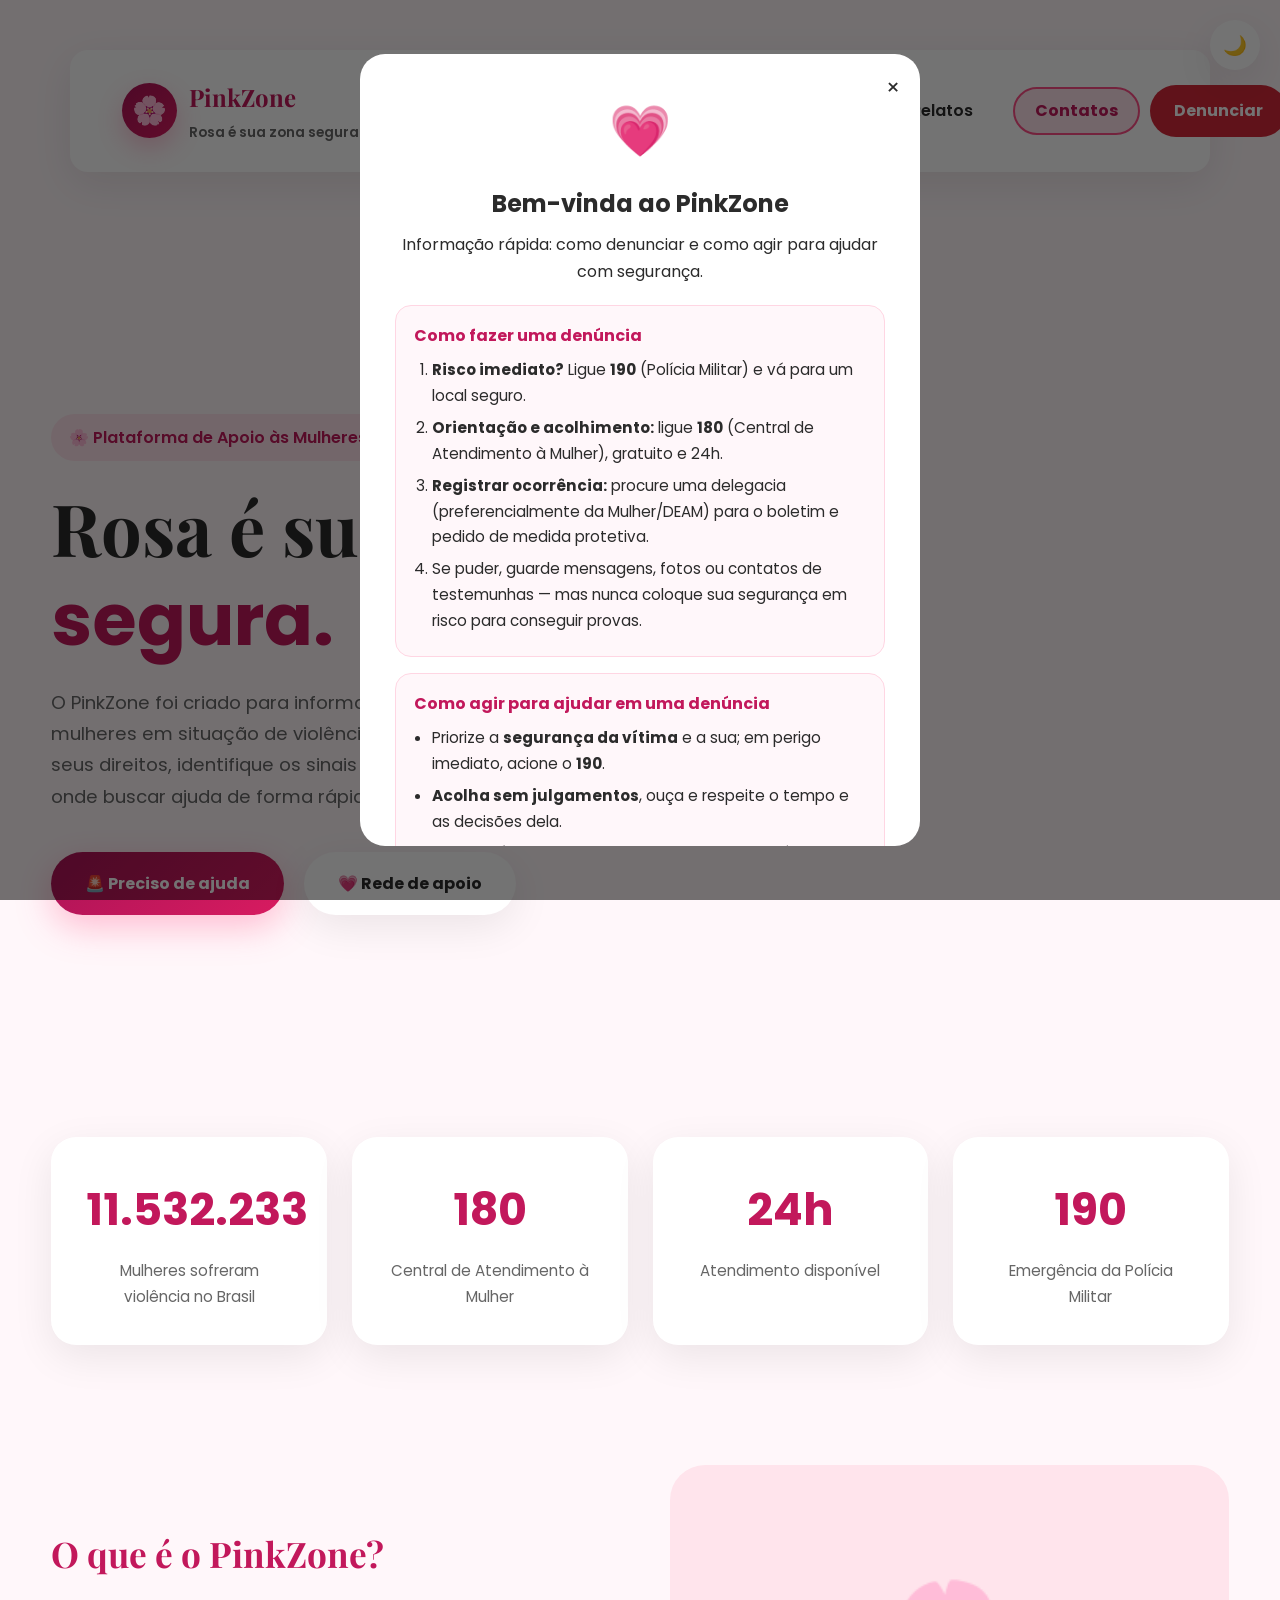
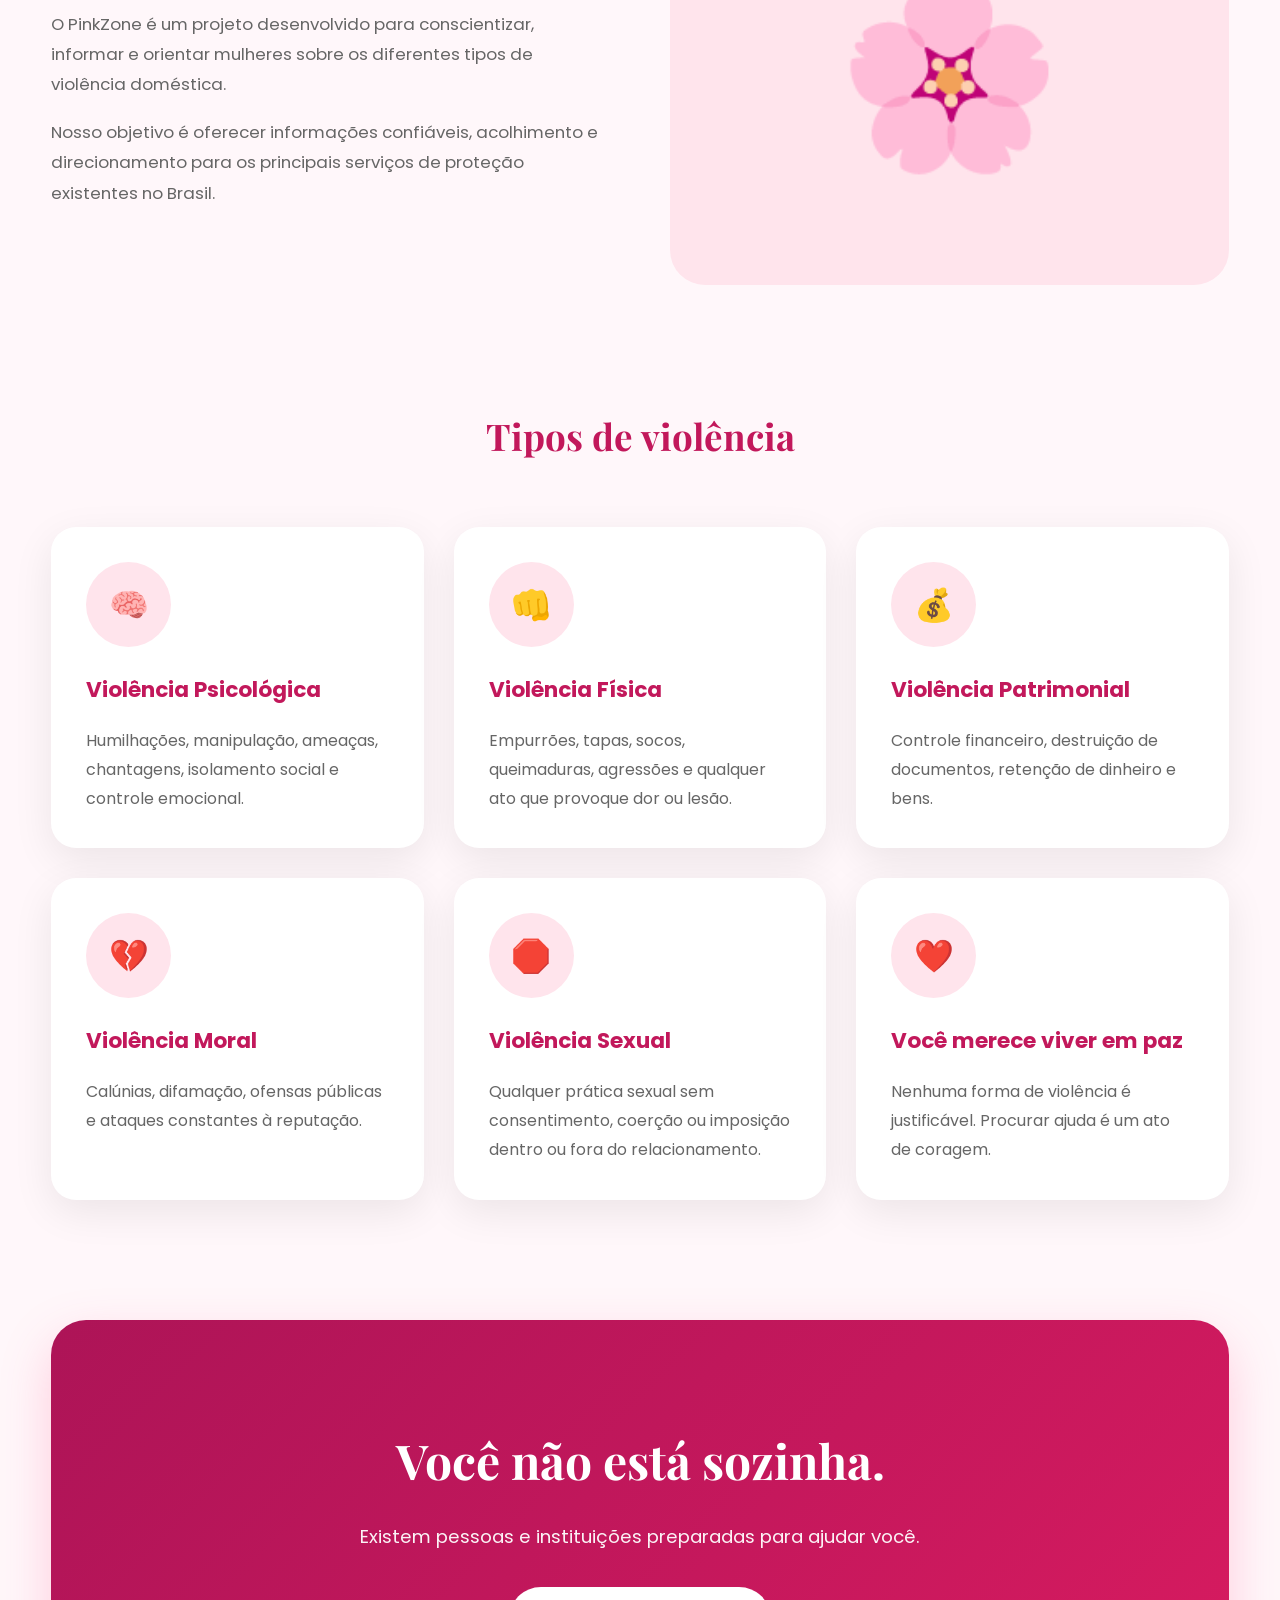
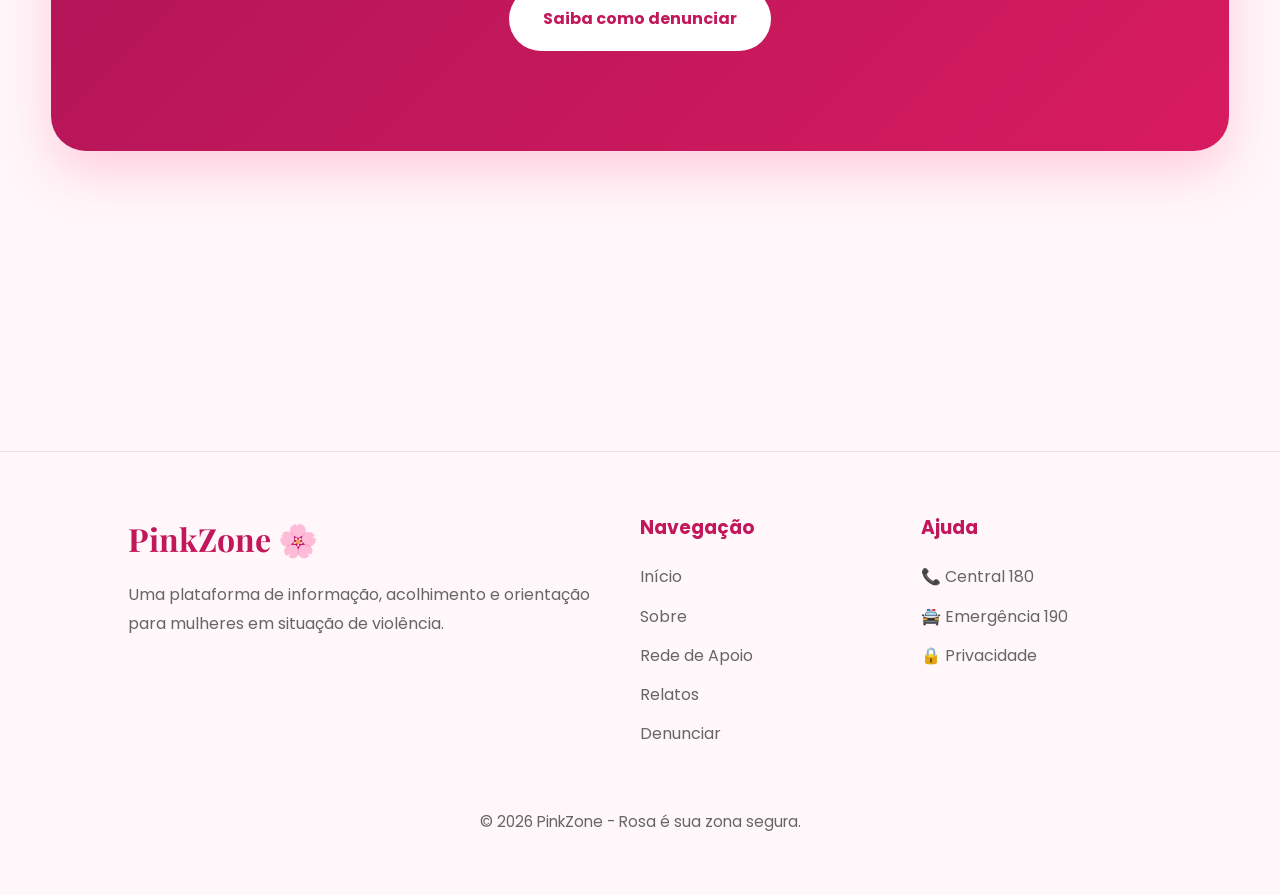
<file: testepz.html>
<!DOCTYPE html>
<html lang="pt-BR">

<head>

    <meta charset="UTF-8">

    <meta name="viewport" content="width=device-width, initial-scale=1.0, viewport-fit=cover">

    <meta name="theme-color" content="#ff4f87">

    <meta name="description" content="PinkZone: informação, acolhimento e orientação para mulheres em situação de violência.">

    <meta name="mobile-web-app-capable" content="yes">

    <meta name="apple-mobile-web-app-capable" content="yes">

    <meta name="apple-mobile-web-app-status-bar-style" content="default">

    <meta name="apple-mobile-web-app-title" content="PinkZone">

    <link rel="manifest" href="manifest.json">

    <link rel="icon" type="image/png" sizes="32x32" href="icons/favicon-32.png">

    <link rel="icon" type="image/png" sizes="192x192" href="icons/icon-192.png">

    <link rel="apple-touch-icon" href="icons/apple-touch-icon.png">

    <title>PinkZone - Rosa é sua zona segura</title>

    <link rel="stylesheet" href="testepz.css">

    <link rel="preconnect" href="https://fonts.googleapis.com">

    <link rel="preconnect" href="https://fonts.gstatic.com" crossorigin>

    <link href="https://fonts.googleapis.com/css2?family=Poppins:wght@300;400;500;600;700;800&display=swap" rel="stylesheet">

</head>

<body>

<button class="dark-mode-toggle">

🌙

</button>


<header>

<nav>

<a href="testepz.html" class="logo" aria-label="PinkZone - ir para a página inicial">
<span class="logo-icon">🌸</span>

    <div class="logo-text">

        <h2>PinkZone</h2>

        <small>Rosa é sua zona segura</small>

    </div>
</a>

<ul>

<li>

<a href="testepz.html">

Início

</a>

</li>

<li>

<a href="sobre.html">

Sobre

</a>

</li>

<li>

<a href="apoio.html">

Rede de Apoio

</a>

</li>

<li>

<a href="sinais.html">

Sinais

</a>

</li>

<li><a href="relatos.html">Relatos</a></li>

<li><a href="denunciar.html" class="menu-alerta" id="abrirAjuda">Denunciar</a></li>

</ul>

</nav>

</header>

<main>

    <!-- HERO -->
    <section class="hero">

        <div class="hero-text">

            <span class="hero-badge">
                🌸 Plataforma de Apoio às Mulheres
            </span>

            <h1>
                Rosa é sua <span>zona segura.</span>
            </h1>

            <p>
                O PinkZone foi criado para informar, acolher e orientar mulheres
                em situação de violência doméstica. Conheça seus direitos,
                identifique os sinais de abuso e descubra onde buscar ajuda de
                forma rápida e segura.
            </p>

            <div class="hero-buttons">

                <a href="sinais.html" class="btn-primary">
                    🚨 Preciso de ajuda
                </a>

                <a href="apoio.html" class="btn-secondary">
                    💗 Rede de apoio
                </a>

            </div>

        </div>

       

    </section>


    <!-- ESTATÍSTICAS -->

    <section class="stats">

        <div class="stat">

            <h2 class="contador" data-numero="21400000">
                0
            </h2>

            <p>
                Mulheres sofreram violência no Brasil
            </p>

        </div>

        <div class="stat">

            <h2>180</h2>

            <p>
                Central de Atendimento à Mulher
            </p>

        </div>

        <div class="stat">

            <h2>24h</h2>

            <p>
                Atendimento disponível
            </p>

        </div>

        <div class="stat">

            <h2>190</h2>

            <p>
                Emergência da Polícia Militar
            </p>

        </div>

    </section>


    <!-- SOBRE -->

    <section class="about-home">

        <div class="about-text">

            <h2>
                O que é o PinkZone?
            </h2>

            <p>

                O PinkZone é um projeto desenvolvido para conscientizar,
                informar e orientar mulheres sobre os diferentes tipos de
                violência doméstica.

            </p>

            <p>

                Nosso objetivo é oferecer informações confiáveis,
                acolhimento e direcionamento para os principais serviços de
                proteção existentes no Brasil.

            </p>

        </div>

    </section>


    <!-- TIPOS -->

    <section>

        <h2 class="titulo-secao">
            Tipos de violência
        </h2>

        <div class="grid-layout">

            <div class="card">

                <div class="icone">
                    🧠
                </div>

                <h3>
                    Violência Psicológica
                </h3>

                <p>
                    Humilhações, manipulação, ameaças, chantagens,
                    isolamento social e controle emocional.
                </p>

            </div>

            <div class="card">

                <div class="icone">
                    👊
                </div>

                <h3>
                    Violência Física
                </h3>

                <p>
                    Empurrões, tapas, socos, queimaduras, agressões e qualquer
                    ato que provoque dor ou lesão.
                </p>

            </div>

            <div class="card">

                <div class="icone">
                    💰
                </div>

                <h3>
                    Violência Patrimonial
                </h3>

                <p>
                    Controle financeiro, destruição de documentos,
                    retenção de dinheiro e bens.
                </p>

            </div>

            <div class="card">

                <div class="icone">
                    💔
                </div>

                <h3>
                    Violência Moral
                </h3>

                <p>
                    Calúnias, difamação,
                    ofensas públicas e ataques constantes à reputação.
                </p>

            </div>

            <div class="card">

                <div class="icone">
                    🛑
                </div>

                <h3>
                    Violência Sexual
                </h3>

                <p>
                    Qualquer prática sexual sem consentimento,
                    coerção ou imposição dentro ou fora do relacionamento.
                </p>

            </div>

            <div class="card">

                <div class="icone">
                    ❤️
                </div>

                <h3>
                    Você merece viver em paz
                </h3>

                <p>
                    Nenhuma forma de violência é justificável.
                    Procurar ajuda é um ato de coragem.
                </p>

            </div>

        </div>

    </section>


    <!-- CHAMADA -->

    <section class="cta">

        <h2>

            Você não está sozinha.

        </h2>

        <p>

            Existem pessoas e instituições preparadas para ajudar você.

        </p>

        <a href="denunciar.html" class="btn-primary">

            Saiba como denunciar

        </a>

    </section>

</main>

<!-- RODAPÉ -->

<footer>


<div class="footer-container">


<div class="footer-logo">


<h2>

PinkZone 🌸

</h2>



<p>

Uma plataforma de informação, acolhimento e orientação
para mulheres em situação de violência.

</p>


</div>




<div class="footer-links">


<h3>

Navegação

</h3>


<a href="testepz.html">

Início

</a>


<a href="sobre.html">

Sobre

</a>


<a href="apoio.html">

Rede de Apoio

</a>


<a href="relatos.html">

Relatos

</a>


<a href="denunciar.html">

Denunciar

</a>


</div>





<div class="footer-links">


<h3>

Ajuda

</h3>


<a href="tel:180">

📞 Central 180

</a>


<a href="tel:190">

🚔 Emergência 190

</a>


<a href="#">

🔒 Privacidade

</a>


</div>



</div>





<p class="footer-copy">

© 2026 PinkZone - Rosa é sua zona segura.

</p>



</footer>
<!-- POPUP DE ENTRADA -->
<div class="modal-ajuda modal-entrada" id="modalEntrada">
    <div class="modal-conteudo">
        <span class="fechar-modal fechar-modal-entrada" aria-label="Fechar">&times;</span>
        <div class="modal-topo">
            <div class="modal-icone">💗</div>
            <h2>Bem-vinda ao PinkZone</h2>
            <p>Informação rápida: como denunciar e como agir para ajudar com segurança.</p>
        </div>
        <div class="entrada-grid">
            <div class="entrada-bloco">
                <h3>Como fazer uma denúncia</h3>
                <ol>
                    <li><strong>Risco imediato?</strong> Ligue <strong>190</strong> (Polícia Militar) e vá para um local seguro.</li>
                    <li><strong>Orientação e acolhimento:</strong> ligue <strong>180</strong> (Central de Atendimento à Mulher), gratuito e 24h.</li>
                    <li><strong>Registrar ocorrência:</strong> procure uma delegacia (preferencialmente da Mulher/DEAM) para o boletim e pedido de medida protetiva.</li>
                    <li>Se puder, guarde mensagens, fotos ou contatos de testemunhas — mas nunca coloque sua segurança em risco para conseguir provas.</li>
                </ol>
            </div>
            <div class="entrada-bloco">
                <h3>Como agir para ajudar em uma denúncia</h3>
                <ul>
                    <li>Priorize a <strong>segurança da vítima</strong> e a sua; em perigo imediato, acione o <strong>190</strong>.</li>
                    <li><strong>Acolha sem julgamentos</strong>, ouça e respeite o tempo e as decisões dela.</li>
                    <li><strong>Não confronte o agressor</strong> e não exponha a vítima publicamente ou nas redes.</li>
                    <li>Ofereça apoio prático (companhia para ligar/ir à delegacia, local seguro) e indique canais como o <strong>180</strong> e a rede de apoio.</li>
                    <li>Preserve possíveis provas com consentimento e incentive buscar ajuda especializada.</li>
                </ul>
            </div>
        </div>
        <div class="entrada-acoes">
            <a href="denunciar.html" class="btn-primary">Ver como denunciar</a>
            <a href="apoio.html" class="btn-secondary">Rede de apoio</a>
            <button type="button" class="btn-secondary" id="fecharEntrada">Entendi</button>
        </div>
        <p class="entrada-lembrete">Você não está sozinha. Se estiver em perigo agora, ligue 190.</p>
    </div>
</div>



<script src="scriptpzteste.js"></script>

</body>

</html>
</file>
<file: testepz.css>
/* ===========================================
   PINKZONE 2.0
   Desenvolvido para o Projeto TCC
=========================================== */

/* GOOGLE FONTS */

@import url('https://fonts.googleapis.com/css2?family=Poppins:wght@300;400;500;600;700;800&family=Playfair+Display:wght@600;700&display=swap');

/* ===========================================
   VARIÁVEIS
=========================================== */

:root{

    --rosa:#ff4f87;
    --rosa-claro:#ffe4ec;
    --rosa-escuro:#c2185b;

    /* Texto rosa com contraste validado (WCAG AA) */
    --rosa-texto:#c2185b;

    /* Estados de feedback */
    --sucesso:#2e7d32;
    --sucesso-fundo:#e8f5e9;
    --erro:#c62828;
    --erro-fundo:#ffebee;
    --neutro-fundo:#eeeeee;
    --neutro-texto:#666666;

    --roxo:#7b2cbf;

    --branco:#ffffff;

    --cinza:#666666;

    --texto:#2b2b2b;

    --background:#fff7fa;

    /* Gradiente com contraste seguro para texto branco */
    --gradiente:linear-gradient(135deg,#ad1457,#d81b60);

    --sombra:0 12px 40px rgba(0,0,0,.08);

    --radius:22px;

    --transition:.35s ease;

    color-scheme:light;

}


/* ===========================================
RESET
=========================================== */

*{

margin:0;

padding:0;

box-sizing:border-box;

font-family:"Poppins",sans-serif;

accent-color:var(--rosa-texto);

}


html{

scroll-behavior:smooth;

}

:focus-visible{

outline:3px solid var(--rosa-texto);

outline-offset:3px;

}


body{

background:var(--background);

color:var(--texto);

overflow-x:hidden;

line-height:1.7;

}


/* ===========================================
LINKS
=========================================== */

a{

text-decoration:none;

color:inherit;

}


img{

max-width:100%;

display:block;

}


/* ===========================================
BOTÃO SAÍDA RÁPIDA
=========================================== */

.quick-exit{

position:fixed;

right:25px;

bottom:25px;

background:#d62839;

color:white;

padding:15px 28px;

border-radius:40px;

font-weight:700;

box-shadow:0 12px 30px rgba(214,40,57,.4);

z-index:9999;

transition:var(--transition);

}

.quick-exit:hover{

transform:translateY(-5px);

}


/* ===========================================
HEADER
=========================================== */

header{

padding:30px 20px;

}


header h1{

font-size:4rem;

font-family:"Playfair Display",serif;

color:var(--rosa-escuro);

}


header p{

margin-top:10px;

font-size:1.2rem;

color:var(--cinza);

}


/* ===========================================
MENU
=========================================== */

nav{

    width:92%;
    max-width:1200px;

    margin:20px auto;

    display:flex;
    justify-content:space-between;
    align-items:center;

    background:white;

    padding:15px 30px;

    border-radius:18px;

    box-shadow:var(--sombra);

    position:sticky;

    top:20px;

    z-index:999;

}
nav ul{

    display:flex;

    align-items:center;

    gap:18px;

    list-style:none;

    margin:0;

    padding:0;

}


nav a{

    display:flex;

    align-items:center;

      justify-content:space-between;


    padding:12px 22px;

    border-radius:12px;

    color:var(--texto);

    font-weight:600;

    white-space:nowrap;

    transition:.3s;

}

nav a::after{

    content:"";

    position:absolute;

    left:50%;

    bottom:-5px;

    width:0;

    height:3px;

    background:var(--gradiente);

    border-radius:50px;

    transform:translateX(-50%);

    transition:.3s;

}

nav a:hover::after{

    width:70%;

}

nav a:hover{

    background:var(--rosa-claro);

    color:var(--rosa-escuro);

}

nav .active{

background:var(--gradiente);

color:white;

}


/* ===========================================
MAIN
=========================================== */

main{

width:min(1200px,92%);

margin:auto;

padding:60px 0;

}


/* ===========================================
HERO
=========================================== */

.hero{

display:grid;

grid-template-columns:1fr 1fr;

align-items:center;

gap:70px;

min-height:85vh;

}


.hero-text h1{

font-size:4.5rem;

line-height:1.15;

margin:25px 0;

font-family:"Playfair Display",serif;

}


.hero-text h1 span{

color:var(--rosa-texto);

}


.hero-text p{

font-size:1.15rem;

color:var(--cinza);

margin-bottom:40px;

max-width:550px;

}


/* Badge */

.hero-badge{

display:inline-flex;

align-items:center;

gap:10px;

background:var(--rosa-claro);

padding:10px 18px;

border-radius:50px;

font-weight:600;

color:var(--rosa-escuro);

}


/* ===========================================
BOTÕES HERO
=========================================== */

.hero-buttons{

display:flex;

gap:20px;

margin-top:20px;

flex-wrap:wrap;

}


.btn-primary{

background:var(--gradiente);

color:white;

padding:18px 34px;

border-radius:50px;

font-weight:700;

box-shadow:0 12px 35px rgba(255,79,135,.35);

transition:var(--transition);

display:inline-block;

}


.btn-primary:hover{

transform:translateY(-6px);

}


.btn-secondary{

background:white;

color:var(--texto);

padding:18px 34px;

border-radius:50px;

font-weight:700;

box-shadow:var(--sombra);

transition:var(--transition);

}


.btn-secondary:hover{

background:var(--rosa-claro);

}


/* ===========================================
IMAGEM HERO
=========================================== */

.hero-image{

display:flex;

justify-content:center;

align-items:center;

}


.hero-image img{

width:100%;

max-width:580px;

animation:flutuar 4s ease-in-out infinite;

}


/* ===========================================
ANIMAÇÃO
=========================================== */

@keyframes flutuar{

0%{

transform:translateY(0px);

}

50%{

transform:translateY(-15px);

}

100%{

transform:translateY(0px);

}

}

/* ===========================================
ESTATÍSTICAS
=========================================== */

.stats{

display:grid;

grid-template-columns:repeat(auto-fit,minmax(220px,1fr));

gap:25px;

margin:90px 0;

}

.stat{

background:white;

padding:35px;

border-radius:25px;

text-align:center;

box-shadow:var(--sombra);

transition:var(--transition);

position:relative;

overflow:hidden;

}

.stat::before{

content:"";

position:absolute;

left:0;

top:0;

width:100%;

height:5px;

background:var(--gradiente);

transform:scaleX(0);

transition:.4s;

}

.stat:hover::before{

transform:scaleX(1);

}

.stat:hover{

transform:translateY(-10px);

}

.stat h2{

font-size:2.8rem;

color:var(--rosa-texto);

margin-bottom:10px;

font-weight:700;

}

.stat p{

color:var(--cinza);

font-size:.95rem;

}


/* ===========================================
SOBRE HOME
=========================================== */

.about-home{

margin:120px 0;

display:grid;

grid-template-columns:1fr 1fr;

gap:60px;

align-items:center;

}

.about-text h2{

font-size:2.8rem;

margin-bottom:25px;

font-family:"Playfair Display",serif;

color:var(--rosa-escuro);

}

.about-text p{

font-size:1.05rem;

margin-bottom:18px;

color:var(--cinza);

line-height:1.8;

}

.about-home::after{

content:"🌸";

display:flex;

align-items:center;

justify-content:center;

font-size:180px;

background:var(--rosa-claro);

border-radius:35px;

height:420px;

}


/* ===========================================
TÍTULOS
=========================================== */

.titulo-secao{

text-align:center;

font-size:2.8rem;

margin-bottom:60px;

font-family:"Playfair Display",serif;

color:var(--rosa-escuro);

}


/* ===========================================
GRID
=========================================== */

.grid-layout{

display:grid;

grid-template-columns:repeat(auto-fit,minmax(300px,1fr));

gap:30px;

}


/* ===========================================
CARDS
=========================================== */

.card{

background:white;

padding:35px;

border-radius:25px;

box-shadow:var(--sombra);

transition:.35s;

position:relative;

overflow:hidden;

}

.card::before{

content:"";

position:absolute;

top:0;

left:0;

height:6px;

width:100%;

background:var(--gradiente);

transform:scaleX(0);

transition:.4s;

}

.card:hover::before{

transform:scaleX(1);

}

.card:hover{

    transform:translateY(-10px);

    box-shadow:0 18px 45px rgba(0,0,0,.12);

}

.icone{

width:85px;

height:85px;

border-radius:50%;

display:flex;

align-items:center;

justify-content:center;

font-size:2rem;

background:var(--rosa-claro);

margin-bottom:25px;

}

.card h3{

font-size:1.35rem;

margin-bottom:18px;

color:var(--rosa-escuro);

}

.card p{

color:var(--cinza);

line-height:1.8;

}


/* ===========================================
CARD DESTAQUE
=========================================== */

.card.destaque{

    background:var(--gradiente);

    color:white;

    border:none;

}

.card.destaque h3{

    color:white;

}

.card.destaque p{

    color:white;

}

.card.destaque .icone{

    background:rgba(255,255,255,.15);

}

body.dark-theme .card.destaque{

    background:var(--gradiente);

}

body.dark-theme .card.destaque h3,

body.dark-theme .card.destaque p{

    color:white;

}

body.dark-theme .card.destaque .icone{

    background:rgba(255,255,255,.15);

}

/* ===========================================
CTA
=========================================== */

.cta{

margin:120px 0;

background:var(--gradiente);

padding:100px;

border-radius:35px;

text-align:center;

color:white;

box-shadow:0 20px 50px rgba(255,79,135,.25);

}

.cta h2{

font-size:3rem;

margin-bottom:20px;

font-family:"Playfair Display",serif;

}

.cta p{

font-size:1.15rem;

max-width:700px;

margin:auto;

margin-bottom:35px;

opacity:.95;

}

.cta .btn-primary{

background:white;

color:var(--rosa-escuro);

box-shadow:none;

}

.cta .btn-primary:hover{

background:#fff4f8;

transform:translateY(-5px);

}

/* Este botão tem fundo claro nos dois temas */
body.dark-theme .cta .btn-primary{

color:#c2185b;

}


/* ===========================================
ANIMAÇÕES
=========================================== */

.card,
.stat,
.hero-text,
.hero-image{

    animation:fadeUp .8s ease forwards;

}

.card{

    background:white;
    padding:35px;
    border-radius:25px;
    box-shadow:var(--sombra);

    transition:
        transform .35s,
        box-shadow .35s,
        background .35s;

    transform:none;

}

.stat{

    opacity:0;
    animation:fadeCard .8s forwards;

}

@keyframes fadeCard{

    from{
        opacity:0;
        transform:translateY(30px);
    }

    to{
        opacity:1;
        transform:none;
    }

}

/* ===========================================
RODAPÉ
=========================================== */

footer{

margin-top:120px;

background:#fff7fa;

padding:60px 10%;

border-top:1px solid rgba(0,0,0,.08);

}

.footer-container{

display:grid;

grid-template-columns:2fr 1fr 1fr;

gap:50px;

}

.footer-logo h2{

font-family:"Playfair Display",serif;

color:var(--rosa-escuro);

font-size:2rem;

margin-bottom:15px;

}

.footer-logo p{

color:var(--cinza);

line-height:1.8;

}

.footer-links h3{

margin-bottom:20px;

color:var(--rosa-escuro);

}

.footer-links a{

display:block;

margin-bottom:12px;

color:var(--cinza);

transition:.3s;

}

.footer-links a:hover{

color:var(--rosa-texto);

padding-left:8px;

}

.footer-copy{

margin-top:50px;

text-align:center;

color:var(--cinza);

font-size:.95rem;

}




/* ===========================================
MODO ESCURO
=========================================== */

.dark-mode-toggle{

position:fixed;

top:20px;

right:20px;

width:50px;

height:50px;

border:none;

border-radius:50%;

background:white;

cursor:pointer;

box-shadow:var(--sombra);

font-size:1.2rem;

z-index:9999;

transition:.3s;

}

.dark-mode-toggle:hover{

transform:rotate(20deg);

}

body.dark-theme .dark-mode-toggle{

background:#2a2a2a;

}

body.dark-theme{

--background:#121212;

--texto:#f2f2f2;

--cinza:#bdbdbd;

--branco:#1d1d1d;

--rosa-claro:#2a1d22;

/* Texto rosa legível sobre fundos escuros */
--rosa-escuro:#ff9dbd;

--rosa-texto:#ff79a8;

/* Estados de feedback no tema escuro */
--sucesso:#81c784;

--sucesso-fundo:#1b3324;

--erro:#ff8a80;

--erro-fundo:#3a1f24;

--neutro-fundo:#2a2a2a;

--neutro-texto:#d5d5d5;

color-scheme:dark;

}

body.dark-theme nav,

body.dark-theme .card,

body.dark-theme .stat,

body.dark-theme footer,

body.dark-theme .chat-container{

background:#1d1d1d;

}

body.dark-theme .chat-messages{

background:#161616;

}

body.dark-theme .chat-input-area{

background:#1d1d1d;

}

body.dark-theme input{

background:#121212;

color:white;

border-color:#333;

}

body.dark-theme #pesquisaApoio{

background:#1d1d1d;

color:#f2f2f2;

border-color:#3a2b33;

}
body.dark-theme{

transition:.4s;

}

body.dark-theme .btn-secondary{

background:#2a2a2a;

color:white;

}

body.dark-theme .btn-secondary:hover{

background:#333;

}

/* ===========================================
RESPONSIVIDADE
=========================================== */

@media(max-width:1000px){

.hero{

grid-template-columns:1fr;

text-align:center;

}

.hero-text{

order:2;

}

.hero-image{

order:1;

}

.hero-buttons{

justify-content:center;

}

.stats{

grid-template-columns:repeat(2,1fr);

}

.about-home{

grid-template-columns:1fr;

}

.about-home::after{

height:250px;

font-size:120px;

}

.footer-container{

grid-template-columns:1fr;

}

}

@media(max-width:768px){

header h1{

font-size:2.8rem;

}

.hero-text h1{

font-size:2.7rem;

}

.stats{

grid-template-columns:1fr;

}

.grid-layout{

grid-template-columns:1fr;

}

nav{

flex-direction:column;

border-radius:25px;

}

nav a{

width:100%;

text-align:center;

}

.cta{

padding:45px 25px;

}

.cta h2{

font-size:2rem;

}

.chat-container{

width:calc(100% - 30px);

right:15px;

height:450px;

}

.open-chat-btn{

right:15px;

}

.quick-exit{

left:15px;

right:15px;

width:auto;

text-align:center;

}

}

@media(max-width:500px){

.hero-text h1{

font-size:2.2rem;

}

.hero-text p{

font-size:1rem;

}

.btn-primary,

.btn-secondary{

width:100%;

text-align:center;

}

.hero-buttons{

flex-direction:column;

}

}
.hero{

gap:40px;

}

.about-text h2{

font-size:2.2rem;

}

.titulo-secao{

font-size:2.3rem;

}
body.dark-theme .card{

background:#1d1d1d;

color:#f5f5f5;

border:1px solid #333;

}

body.dark-theme .card h3{

color:#ff7aa8;

}

body.dark-theme .card p{

color:#d5d5d5;

}

body.dark-theme .icone{

background:#2b2b2b;

}
.logo{

    display:flex;

    align-items:center;

    gap:12px;

    flex-shrink:0;
    text-decoration:none;
    border-radius:16px;
    transition:transform .2s ease, opacity .2s ease;

}

.logo:hover{

    transform:translateY(-2px);
    opacity:.85;

}

.logo:focus-visible{

    outline:3px solid var(--rosa);
    outline-offset:6px;

}

.logo-icon{

    width:55px;

    height:55px;

    border-radius:50%;

    background:var(--gradiente);

    display:flex;

    justify-content:center;

    align-items:center;

    font-size:28px;

    color:white;

    box-shadow:0 10px 25px rgba(255,79,135,.30);

}

.logo-text h2{

    font-size:1.5rem;

    margin:0;

    color:var(--rosa-escuro);

    font-family:"Playfair Display",serif;

}

.logo-text small{

    color:var(--cinza);

    font-size:.85rem;

}

.menu-alerta{

    background:#d62839;

    color:#fff !important;

    padding:12px 24px;

    border-radius:50px;

    font-weight:700;

    transition:.3s;

}

.menu-alerta:hover{

    background:#b71c2d;

    color:white !important;

    transform:translateY(-2px);

}

/*=========================
PESQUISA REDE DE APOIO
=========================*/

.pesquisa-apoio{

    margin-bottom:60px;

    text-align:center;

}

.subtitulo-pesquisa{

    color:var(--cinza);

    margin-bottom:25px;

}

#pesquisaApoio{

    width:min(650px,95%);

    padding:18px 25px;

    border:1px solid transparent;

    background:white;

    color:var(--texto);

    border-radius:50px;

    box-shadow:var(--sombra);

    font-size:1rem;

    outline:none;

    transition:.3s;

}

#pesquisaApoio:focus{

    transform:scale(1.02);

    box-shadow:0 15px 35px rgba(255,79,135,.25);

}

/*==========================
QUIZ
==========================*/

.quiz-alerta{

margin:120px 0;

text-align:center;

}

.quiz-texto{

max-width:700px;

margin:auto;

margin-bottom:40px;

color:var(--cinza);

}

.quiz-box{

max-width:800px;

margin:auto;

background:white;

padding:40px;

border-radius:25px;

box-shadow:var(--sombra);

display:flex;

flex-direction:column;

gap:18px;

}

.quiz-box label{

display:flex;

align-items:center;

gap:15px;

padding:15px;

border-radius:15px;

cursor:pointer;

transition:.3s;

}

.quiz-box label:hover{

background:var(--rosa-claro);

}

.quiz-box input{

width:20px;

height:20px;

cursor:pointer;

}

#resultadoQuiz{

margin-top:30px;

padding:25px;

border-radius:20px;

font-weight:600;

display:none;

line-height:1.8;

}

/*==============================
TIMELINE
==============================*/

.timeline-section{

margin:140px 0;

}

.timeline-subtitulo{

text-align:center;

max-width:700px;

margin:auto;

margin-bottom:60px;

color:var(--cinza);

}

.timeline{

max-width:900px;

margin:auto;

position:relative;

}

.timeline::before{

content:"";

position:absolute;

left:34px;

top:0;

width:4px;

height:100%;

background:linear-gradient(var(--rosa),#ffb3ca);

border-radius:50px;

}

.timeline-item{

display:flex;

gap:30px;

margin-bottom:45px;

align-items:flex-start;

}

.timeline-numero{

width:70px;

height:70px;

background:var(--gradiente);

color:white;

border-radius:50%;

display:flex;

justify-content:center;

align-items:center;

font-size:1.6rem;

font-weight:bold;

flex-shrink:0;

box-shadow:0 12px 30px rgba(255,79,135,.35);

z-index:2;

}

.timeline-conteudo{

background:white;

padding:30px;

border-radius:20px;

box-shadow:var(--sombra);

width:100%;

transition:.3s;

}

.timeline-conteudo:hover{

transform:translateX(10px);

}

.timeline-conteudo h3{

margin-bottom:10px;

color:var(--rosa-escuro);

}

.timeline-conteudo p{

color:var(--cinza);

}

/*==================================
COMPARAÇÃO
==================================*/

.comparacao{

margin:140px 0;

}

.comparacao-texto{

text-align:center;

max-width:750px;

margin:auto;

margin-bottom:60px;

color:var(--cinza);

}

.comparacao-grid{

display:grid;

grid-template-columns:repeat(auto-fit,minmax(340px,1fr));

gap:35px;

}

.comparacao-card{

padding:40px;

border-radius:25px;

box-shadow:var(--sombra);

transition:.35s;

}

.comparacao-card:hover{

transform:translateY(-10px);

}

.saudavel{

background:#ecfff2;

border-left:8px solid #32b768;

}

.abusiva{

background:#fff0f2;

border-left:8px solid #d62839;

}

.comparacao-card h3{

margin-bottom:25px;

font-size:1.5rem;

}

.comparacao-card ul{

list-style:none;

display:flex;

flex-direction:column;

gap:18px;

}

.comparacao-card li{

font-size:1.02rem;

line-height:1.7;

}

/* Espaçamento entre seções */

main section{

    margin-top:120px;

}

main section:first-child{

    margin-top:0;

}

/* =====================================================
   PÁGINA SINAIS
=====================================================*/

/* Espaçamento */

.quiz-alerta,
.timeline-section,
.comparacao{

    margin:120px 0;

}

/* ================= QUIZ ================= */

.quiz-texto{

    text-align:center;

    max-width:700px;

    margin:0 auto 40px;

    color:var(--cinza);

    font-size:1.05rem;

}

.quiz-box{

    max-width:850px;

    margin:auto;

    background:white;

    padding:45px;

    border-radius:25px;

    box-shadow:var(--sombra);

}

.quiz-box label{

    display:flex;

    align-items:center;

    gap:18px;

    padding:18px;

    margin-bottom:18px;

    border-radius:15px;

    cursor:pointer;

    transition:.3s;

}

.quiz-box label:hover{

    background:var(--rosa-claro);

}

.quiz-box input{

    transform:scale(1.3);

}

.quiz-box .btn-primary{

    margin-top:25px;

}

#resultadoQuiz{

    margin-top:30px;

    padding:25px;

    border-radius:18px;

    background:var(--rosa-claro);

    display:none;

}

/* ================= TIMELINE ================= */

.timeline{

    max-width:900px;

    margin:60px auto;

}

.timeline-item{

    display:flex;

    align-items:flex-start;

    gap:30px;

    margin-bottom:60px;

}

.timeline-numero{

    width:65px;

    height:65px;

    border-radius:50%;

    background:var(--gradiente);

    color:white;

    display:flex;

    align-items:center;

    justify-content:center;

    font-size:1.5rem;

    font-weight:700;

    flex-shrink:0;

}

.timeline-conteudo{

    background:white;

    padding:30px;

    border-radius:20px;

    box-shadow:var(--sombra);

    width:100%;

}

/* ================= COMPARAÇÃO ================= */

.comparacao-texto{

    text-align:center;

    max-width:800px;

    margin:0 auto 50px;

    color:var(--cinza);

}

.comparacao-grid{

    display:grid;

    grid-template-columns:repeat(auto-fit,minmax(350px,1fr));

    gap:35px;

}

.comparacao-card{

    background:white;

    padding:40px;

    border-radius:25px;

    box-shadow:var(--sombra);

}

.comparacao-card h3{

    margin-bottom:25px;

}

.comparacao-card ul{

    list-style:none;

}

.comparacao-card li{

    margin-bottom:15px;

    line-height:1.8;

}

.saudavel{

    border-top:8px solid #4CAF50;

}

.abusiva{

    border-top:8px solid #d62839;

}

/* ================= MODO ESCURO ================= */

body.dark-theme .quiz-box,
body.dark-theme .timeline-conteudo,
body.dark-theme .comparacao-card{

    background:#1d1d1d;

}

#resultadoQuiz{

    display:none;

    margin-top:30px;

    padding:25px;

    border-radius:20px;

    background:var(--rosa-claro);

    color:var(--texto);

    border-left:8px solid var(--rosa-texto);

    animation:fadeUp .5s ease;

}

#resultadoQuiz h3{

    color:var(--rosa-texto);

    margin-bottom:8px;

}

/* Cartões de comparação com fundos próprios (tema claro e escuro) */
.comparacao-grid .saudavel{

    background:#ecfff2;

    border-left:8px solid #2e7d32;

}

.comparacao-grid .abusiva{

    background:#fff0f2;

    border-left:8px solid #c2185b;

}

body.dark-theme .comparacao-grid .saudavel{

    background:#182a20;

    border-left-color:#81c784;

}

body.dark-theme .comparacao-grid .abusiva{

    background:#2c1c22;

    border-left-color:#ff8a80;

}

/* ===== MODAL DE AJUDA ===== */

.modal-ajuda{

    position:fixed;

    inset:0;

    background:rgba(0,0,0,.55);

    display:none;

    justify-content:center;

    align-items:center;

    z-index:99999;

}

.modal-ajuda.ativo{

    display:flex;

}

.modal-conteudo{

    width:420px;

    max-width:90%;

    background:white;

    border-radius:25px;

    padding:35px;

    position:relative;

    animation:popup .3s ease;

}

@keyframes popup{

    from{

        transform:scale(.8);

        opacity:0;

    }

    to{

        transform:scale(1);

        opacity:1;

    }

}

.fechar-modal{

    position:absolute;

    right:20px;

    top:15px;

    cursor:pointer;

    font-size:22px;

}

.modal-topo{

    text-align:center;

    margin-bottom:30px;

}

.modal-icone{

    font-size:50px;

    margin-bottom:10px;

}

.modal-opcoes{

    display:flex;

    flex-direction:column;

    gap:15px;

}

.opcao-ajuda{

    display:flex;

    align-items:center;

    gap:15px;

    padding:18px;

    border-radius:15px;

    background:#f8f8f8;

    transition:.3s;

}

.opcao-ajuda:hover{

    transform:translateY(-3px);

    background:#ffe4ec;

}

.opcao-ajuda strong{

    display:block;

}

.opcao-ajuda small{

    color:var(--cinza);

}

body.dark-theme .modal-conteudo{

    background:#1d1d1d;

    color:white;

}

body.dark-theme .opcao-ajuda{

    background:#2a2a2a;

}

body.dark-theme .opcao-ajuda:hover{

    background:#3b2b34;

}

/* ===========================================
   CONTATOS DE CONFIANÇA
=========================================== */

.nav-acoes{

    display:flex;
    align-items:center;
    gap:10px;

}

.menu-contatos{

    background:var(--rosa-claro);
    color:var(--rosa-escuro);
    padding:12px 20px;
    border:2px solid var(--rosa);
    border-radius:50px;
    font-family:inherit;
    font-size:1rem;
    font-weight:700;
    line-height:1.2;
    white-space:nowrap;
    cursor:pointer;
    transition:.3s;

}

.menu-contatos:hover,
.menu-contatos[aria-expanded="true"]{

    background:var(--gradiente);
    color:white;
    transform:translateY(-2px);

}

.contatos-popover{

    position:fixed;
    z-index:10000;
    display:none;
    flex-direction:column;
    padding:18px;
    background:white;
    border:1px solid #f2d8e2;
    border-radius:20px;
    box-shadow:0 24px 60px rgba(194,24,91,.20);
    overflow-y:auto;
    overscroll-behavior:contain;

}

.contatos-popover.ativo{

    display:flex;
    animation:contatosPopup .18s ease;

}

@keyframes contatosPopup{

    from{
        opacity:0;
        transform:translateY(-6px);
    }

    to{
        opacity:1;
        transform:translateY(0);
    }

}

.contatos-topo{

    display:flex;
    align-items:flex-start;
    justify-content:space-between;
    gap:12px;
    margin-bottom:12px;

}

.contatos-topo h3{

    font-size:1.02rem;
    line-height:1.3;
    color:var(--rosa-escuro);
    margin:0;

}

.contatos-topo p{

    font-size:.75rem;
    line-height:1.4;
    color:var(--cinza);
    margin-top:2px;

}

.contatos-fechar{

    border:0;
    background:none;
    color:var(--cinza);
    font-size:24px;
    line-height:1;
    padding:2px 7px;
    border-radius:8px;
    cursor:pointer;
    transition:.2s;

}

.contatos-fechar:hover{

    background:var(--rosa-claro);
    color:var(--rosa-escuro);

}

.contatos-lista{

    display:flex;
    flex-direction:column;
    gap:10px;
    margin-bottom:12px;

}

.contato-item{

    background:white;
    border:1px solid #f2d8e2;
    border-radius:14px;
    overflow:hidden;

}

.contato-nome{

    display:flex;
    align-items:center;
    gap:10px;
    width:100%;
    padding:10px 12px;
    border:0;
    background:transparent;
    font-family:inherit;
    text-align:left;
    cursor:pointer;
    transition:background .2s;

}

.contato-nome:hover{

    background:var(--rosa-claro);

}

.contato-avatar{

    width:34px;
    height:34px;
    flex:0 0 34px;
    border-radius:50%;
    background:var(--gradiente);
    color:white;
    display:flex;
    align-items:center;
    justify-content:center;
    font-size:.9rem;
    font-weight:700;

}

.contato-info{

    display:flex;
    flex-direction:column;
    flex:1;
    min-width:0;

}

.contato-info strong{

    font-size:.9rem;
    line-height:1.35;
    color:var(--texto);
    overflow:hidden;
    text-overflow:ellipsis;
    white-space:nowrap;

}

.contato-info small{

    font-size:.72rem;
    line-height:1.35;
    color:var(--cinza);
    overflow:hidden;
    text-overflow:ellipsis;
    white-space:nowrap;

}

.contato-seta{

    color:var(--rosa-texto);
    font-size:1.4rem;
    line-height:1;
    transition:transform .2s;

}

.contato-item.aberto .contato-seta{

    transform:rotate(90deg);

}

.contato-acoes{

    display:none;
    flex-wrap:wrap;
    gap:8px;
    padding:0 12px 12px;

}

.contato-item.aberto .contato-acoes{

    display:flex;

}

.contato-whatsapp{

    flex:1;
    min-width:110px;
    text-align:center;
    background:#1b7f45;
    color:white;
    padding:9px 12px;
    border-radius:10px;
    font-size:.8rem;
    font-weight:700;
    transition:.2s;

}

.contato-whatsapp:hover{

    background:#146435;
    color:white;

}

.contato-editar,
.contato-excluir{

    border:0;
    border-radius:10px;
    padding:9px 12px;
    font-family:inherit;
    font-size:.78rem;
    font-weight:600;
    cursor:pointer;
    transition:.2s;

}

.contato-editar{

    background:var(--rosa-claro);
    color:var(--rosa-escuro);

}

.contato-editar:hover{

    background:var(--gradiente);
    color:white;

}

.contato-excluir{

    background:#fff0f0;
    color:#c62828;

}

.contato-excluir:hover{

    background:#c62828;
    color:white;

}

.contatos-vazio{

    display:none;
    padding:16px 8px;
    margin-bottom:12px;
    border-radius:14px;
    background:var(--rosa-claro);
    color:var(--cinza);
    font-size:.82rem;
    line-height:1.5;
    text-align:center;

}

.contatos-adicionar{

    display:none;
    width:100%;
    padding:11px;
    border:1.5px dashed var(--rosa);
    border-radius:12px;
    background:var(--rosa-claro);
    color:var(--rosa-escuro);
    font-family:inherit;
    font-size:.85rem;
    font-weight:700;
    cursor:pointer;
    transition:.2s;

}

.contatos-adicionar:hover{

    background:var(--gradiente);
    color:white;
    border-style:solid;

}

.contatos-form{

    display:flex;
    flex-direction:column;
    gap:4px;

}

.contatos-form label{

    margin-top:4px;
    font-size:.76rem;
    font-weight:600;
    color:var(--texto);

}

.contatos-form input,
.contatos-form select{

    width:100%;
    padding:10px 12px;
    border:1.5px solid #f0d3df;
    border-radius:10px;
    background:white;
    color:var(--texto);
    font-family:inherit;
    font-size:.86rem;
    outline:none;
    transition:.2s;

}

.contatos-form input:focus,
.contatos-form select:focus{

    border-color:var(--rosa);
    box-shadow:0 0 0 3px rgba(255,79,135,.14);

}

.contatos-form input::placeholder{

    color:#8a6f7a;

}

body.dark-theme .contatos-form input::placeholder{

    color:#a8919b;

}

.contatos-erro{

    min-height:1em;
    color:var(--erro);
    font-size:.72rem;
    line-height:1.35;

}

.contatos-form-acoes{

    display:flex;
    gap:8px;
    margin-top:6px;

}

.contatos-salvar{

    flex:1;
    border:0;
    border-radius:10px;
    padding:11px;
    background:var(--gradiente);
    color:white;
    font-family:inherit;
    font-size:.86rem;
    font-weight:700;
    cursor:pointer;
    transition:.2s;

}

.contatos-salvar:hover{

    filter:brightness(.95);
    transform:translateY(-1px);

}

.contatos-cancelar{

    border:1.5px solid #f0d3df;
    border-radius:10px;
    padding:11px 14px;
    background:white;
    color:var(--cinza);
    font-family:inherit;
    font-size:.82rem;
    font-weight:600;
    cursor:pointer;
    transition:.2s;

}

.contatos-cancelar:hover{

    background:#f8f8f8;

}

.contatos-status{

    min-height:1em;
    margin-top:8px;
    font-size:.74rem;
    line-height:1.35;
    text-align:center;

}

.contatos-status.ok{ color:var(--sucesso); }

.contatos-status.erro{ color:var(--erro); }

/* TEMA ESCURO */

body.dark-theme .menu-contatos{

    background:#33242b;
    color:#ff9dbd;
    border-color:var(--rosa);

}

body.dark-theme .menu-contatos:hover,
body.dark-theme .menu-contatos[aria-expanded="true"]{

    background:var(--gradiente);
    color:white;

}

body.dark-theme .contatos-popover{

    background:#1d1d1d;
    border-color:#3a2b33;
    box-shadow:0 24px 60px rgba(0,0,0,.5);

}

body.dark-theme .contatos-topo h3{

    color:#ff9dbd;

}

body.dark-theme .contatos-topo p{

    color:#b9b9b9;

}

body.dark-theme .contatos-fechar{

    color:#b9b9b9;

}

body.dark-theme .contatos-fechar:hover{

    background:#33242b;
    color:#ff9dbd;

}

body.dark-theme .contato-item{

    background:#242424;
    border-color:#3a2b33;

}

body.dark-theme .contato-nome:hover{

    background:#33242b;

}

body.dark-theme .contato-info strong{

    color:#f5f5f5;

}

body.dark-theme .contato-info small{

    color:#b9b9b9;

}

body.dark-theme .contato-editar{

    background:#33242b;
    color:#ff9dbd;

}

body.dark-theme .contato-editar:hover{

    background:var(--gradiente);
    color:white;

}

body.dark-theme .contato-excluir{

    background:#3a1f24;
    color:#ff8a8a;

}

body.dark-theme .contato-excluir:hover{

    background:#c62828;
    color:white;

}

body.dark-theme .contatos-vazio{

    background:#33242b;
    color:#d6c3ca;

}

body.dark-theme .contatos-adicionar{

    background:#33242b;
    color:#ff9dbd;

}

body.dark-theme .contatos-adicionar:hover{

    background:var(--gradiente);
    color:white;

}

body.dark-theme .contatos-form label{

    color:#f5f5f5;

}

body.dark-theme .contatos-form input,
body.dark-theme .contatos-form select{

    background:#242424;
    color:#f5f5f5;
    border-color:#3a2b33;

}

body.dark-theme .contatos-cancelar{

    background:#242424;
    color:#d6c3ca;
    border-color:#3a2b33;

}

body.dark-theme .contatos-cancelar:hover{

    background:#33242b;

}

@media(max-width:768px){

    nav ul{

        flex-wrap:wrap;
        justify-content:center;
        width:100%;
        gap:10px;

    }

    nav a{

        width:auto;

    }

    .nav-acoes{

        width:100%;
        flex-wrap:wrap;
        justify-content:center;
        gap:8px;

    }

    .nav-acoes .menu-contatos,
    .nav-acoes .menu-alerta{

        flex:1 1 0;
        min-width:0;
        max-width:220px;
        display:flex;
        align-items:center;
        justify-content:center;
        text-align:center;
        font-size:.9rem;
        padding:10px 8px;

    }

    .contatos-popover{

        padding:16px;

    }

}

@media(max-width:500px){

    nav{

        padding:14px 12px;

    }

    nav ul{

        gap:8px;

    }

    nav a{

        padding:10px 12px;

    }

}

/* ===========================================
   INTERFACE MOBILE
=========================================== */

.menu-mobile-toggle,
.menu-mobile-item{

    display:none;

}

.back-to-top{

    position:fixed;
    right:24px;
    bottom:24px;
    width:48px;
    height:48px;
    border:0;
    border-radius:50%;
    background:var(--gradiente);
    color:white;
    font-family:inherit;
    font-size:1.25rem;
    font-weight:700;
    line-height:1;
    cursor:pointer;
    box-shadow:0 12px 30px rgba(255,79,135,.35);
    opacity:0;
    visibility:hidden;
    transform:translateY(12px);
    transition:.25s;
    z-index:9998;

}

.back-to-top.show{

    opacity:1;
    visibility:visible;
    transform:translateY(0);

}

body.tem-saida-rapida .back-to-top{

    bottom:95px;

}

@media(max-width:1150px){

    html{

        -webkit-text-size-adjust:100%;

    }

    body{

        padding-bottom:env(safe-area-inset-bottom);

    }

    header{

        padding:12px 12px 0;

    }

    nav{

        width:100%;
        max-width:none;
        margin:10px auto;
        padding:10px 14px;
        flex-direction:row;
        align-items:center;
        justify-content:space-between;
        gap:10px;
        border-radius:16px;
        top:10px;

    }

    nav .logo{

        gap:10px;
        min-width:0;

    }

    nav .logo-icon{

        width:44px;
        height:44px;
        flex:0 0 44px;
        font-size:22px;

    }

    .logo-text{

        min-width:0;

    }

    .logo-text h2{

        font-size:1.2rem;
        line-height:1.2;

    }

    .logo-text small{

        display:block;
        font-size:.7rem;
        line-height:1.3;
        white-space:nowrap;
        overflow:hidden;
        text-overflow:ellipsis;

    }

    .menu-mobile-toggle{

        display:flex;
        flex:0 0 44px;
        flex-direction:column;
        align-items:center;
        justify-content:center;
        gap:5px;
        width:44px;
        height:44px;
        border:0;
        border-radius:14px;
        background:var(--rosa-claro);
        cursor:pointer;
        transition:.2s;

    }

    .menu-mobile-toggle span{

        width:22px;
        height:2.5px;
        border-radius:2px;
        background:var(--rosa-escuro);
        transition:.25s;

    }

    nav.menu-aberto .menu-mobile-toggle span:nth-child(1){

        transform:translateY(7.5px) rotate(45deg);

    }

    nav.menu-aberto .menu-mobile-toggle span:nth-child(2){

        opacity:0;

    }

    nav.menu-aberto .menu-mobile-toggle span:nth-child(3){

        transform:translateY(-7.5px) rotate(-45deg);

    }

    .dark-mode-toggle{

        display:none;

    }

    html.menu-mobile-pronto nav ul{

        display:none;
        position:absolute;
        top:calc(100% + 10px);
        left:0;
        right:0;
        width:auto;
        max-height:calc(100dvh - 120px);
        overflow-y:auto;
        flex-direction:column;
        flex-wrap:nowrap;
        align-items:stretch;
        gap:6px;
        padding:12px;
        background:white;
        border-radius:18px;
        box-shadow:0 20px 50px rgba(0,0,0,.16);
        z-index:1000;
        overscroll-behavior:contain;

    }

    html.menu-mobile-pronto nav.menu-aberto ul{

        display:flex;
        animation:menuDrop .2s ease;

    }

    @keyframes menuDrop{

        from{
            opacity:0;
            transform:translateY(-6px);
        }

        to{
            opacity:1;
            transform:translateY(0);
        }

    }

    nav ul li{

        width:100%;

    }

    nav ul a{

        width:100%;
        justify-content:flex-start;
        padding:12px 14px;
        border-radius:12px;
        white-space:normal;
        text-align:left;

    }

    nav a::after{

        display:none;

    }

    .nav-acoes{

        width:100%;
        flex-direction:row;
        flex-wrap:wrap;
        gap:8px;

    }

    .nav-acoes .menu-contatos,
    .nav-acoes .menu-alerta{

        flex:1 1 120px;
        max-width:none;
        min-width:0;
        font-size:.92rem;
        padding:12px 10px;
        justify-content:center;

    }

    .menu-mobile-item{

        display:block;
        width:100%;

    }

    .menu-mobile-item[hidden]{

        display:none !important;

    }

    .tema-mobile,
    .instalar-app{

        display:flex;
        align-items:center;
        justify-content:center;
        gap:8px;
        width:100%;
        padding:12px 14px;
        border:1.5px solid #f0d3df;
        border-radius:12px;
        background:var(--rosa-claro);
        color:var(--rosa-escuro);
        font-family:inherit;
        font-size:.9rem;
        font-weight:700;
        cursor:pointer;
        transition:.2s;

    }

    .tema-mobile:hover{

        background:var(--gradiente);
        color:white;

    }

    .tema-icone{

        font-size:1.1rem;
        line-height:1;

    }

    .instalar-app{

        background:var(--gradiente);
        border:0;
        color:white;

    }

    .instalar-app:hover{

        filter:brightness(.96);

    }

    body.dark-theme nav ul{

        background:#1d1d1d;
        border:1px solid #3a2b33;

    }

    body.dark-theme nav ul a:hover{

        background:#33242b;

    }

    body.dark-theme .tema-mobile{

        background:#33242b;
        color:#ff9dbd;
        border-color:#3a2b33;

    }

    body.dark-theme .tema-mobile:hover{

        background:var(--gradiente);
        color:white;

    }

    main{

        width:100%;
        padding:32px 16px 44px;

    }

    main section{

        margin-top:56px;

    }

    .hero{

        min-height:auto;
        grid-template-columns:1fr;
        gap:28px;
        padding-top:6px;
        text-align:center;

    }

    .hero-text h1{

        font-size:clamp(2rem,9vw,2.7rem);
        margin:16px 0;

    }

    .hero-text p{

        font-size:1rem;
        line-height:1.7;
        margin-bottom:26px;

    }

    .hero-badge{

        max-width:100%;
        justify-content:center;
        padding:8px 14px;
        font-size:.82rem;
        line-height:1.4;
        text-align:center;

    }

    .hero-buttons{

        gap:12px;
        margin-top:8px;

    }

    .btn-primary,
    .btn-secondary{

        padding:15px 22px;

    }

    .hero-image img{

        max-width:300px;
        margin:0 auto;

    }

    .stats{

        grid-template-columns:1fr;
        gap:14px;
        margin:48px 0;

    }

    .stat{

        padding:22px;
        border-radius:18px;

    }

    .stat h2{

        font-size:2.1rem;

    }

    .about-home{

        margin:56px 0;
        gap:24px;

    }

    .about-home::after{

        height:190px;
        font-size:90px;
        border-radius:24px;

    }

    .about-text h2{

        font-size:1.8rem;
        margin-bottom:16px;

    }

    .about-text p{

        font-size:.98rem;
        line-height:1.7;
        margin-bottom:14px;

    }

    .titulo-secao{

        font-size:1.75rem;
        line-height:1.3;
        margin-bottom:28px;

    }

    .grid-layout{

        grid-template-columns:1fr;
        gap:16px;

    }

    .card{

        padding:22px;
        border-radius:18px;

    }

    .icone{

        width:62px;
        height:62px;
        font-size:1.6rem;
        margin-bottom:18px;

    }

    .card h3{

        font-size:1.15rem;
        line-height:1.35;
        margin-bottom:10px;

    }

    .card p{

        font-size:.95rem;
        line-height:1.7;

    }

    .cta{

        margin:56px 0;
        padding:34px 20px;
        border-radius:24px;

    }

    .cta h2{

        font-size:1.8rem;
        line-height:1.3;

    }

    .cta p{

        font-size:1rem;
        line-height:1.6;
        margin-bottom:26px;

    }

    .pesquisa-apoio{

        margin-bottom:36px;

    }

    #pesquisaApoio{

        padding:14px 18px;
        font-size:.95rem;

    }

    .quiz-alerta,
    .timeline-section,
    .comparacao{

        margin:56px 0;

    }

    .quiz-texto,
    .timeline-subtitulo,
    .comparacao-texto{

        font-size:.95rem;
        margin-bottom:28px;

    }

    .quiz-box{

        padding:18px;
        border-radius:18px;

    }

    .quiz-box label{

        padding:12px;
        gap:12px;
        margin-bottom:10px;
        font-size:.95rem;
        line-height:1.5;

    }

    #resultadoQuiz{

        padding:18px;
        font-size:.95rem;

    }

    .timeline{

        margin:36px auto;

    }

    .timeline::before{

        left:23px;

    }

    .timeline-item{

        gap:14px;
        margin-bottom:26px;

    }

    .timeline-numero{

        width:48px;
        height:48px;
        font-size:1.05rem;

    }

    .timeline-conteudo{

        padding:18px;
        border-radius:16px;

    }

    .timeline-conteudo h3{

        font-size:1.05rem;

    }

    .timeline-conteudo p{

        font-size:.93rem;
        line-height:1.6;

    }

    .comparacao-grid{

        grid-template-columns:1fr;
        gap:18px;

    }

    .comparacao-card{

        padding:22px;
        border-radius:18px;

    }

    .comparacao-card h3{

        font-size:1.25rem;
        margin-bottom:16px;

    }

    .comparacao-card li{

        font-size:.95rem;
        line-height:1.6;
        margin-bottom:10px;

    }

    .modal-ajuda{

        padding:12px;

    }

    .modal-conteudo{

        width:100%;
        max-width:420px;
        max-height:calc(100dvh - 24px);
        overflow-y:auto;
        padding:24px 20px;
        border-radius:20px;

    }

    .modal-topo{

        margin-bottom:20px;

    }

    .modal-icone{

        font-size:38px;

    }

    .opcao-ajuda{

        padding:14px;
        gap:12px;

    }

    .opcao-ajuda strong{

        font-size:.92rem;

    }

    .opcao-ajuda small{

        font-size:.8rem;

    }

    footer{

        margin-top:56px;
        padding:40px 20px calc(40px + env(safe-area-inset-bottom));

    }

    .footer-container{

        gap:28px;

    }

    .footer-copy{

        margin-top:28px;
        font-size:.85rem;

    }

    .footer-links a{

        margin-bottom:8px;

    }

    .quick-exit{

        left:0;
        right:0;
        bottom:0;
        width:auto;
        padding:16px 20px calc(16px + env(safe-area-inset-bottom));
        border-radius:18px 18px 0 0;
        text-align:center;
        z-index:9997;

    }

    body.tem-saida-rapida footer{

        padding-bottom:calc(110px + env(safe-area-inset-bottom));

    }

    .back-to-top{

        right:14px;
        bottom:14px;
        width:44px;
        height:44px;
        font-size:1.1rem;

    }

    body.tem-saida-rapida .back-to-top{

        bottom:calc(80px + env(safe-area-inset-bottom));

    }

}

@media(max-width:500px){

    .logo-text small{

        display:none;

    }

    .logo-text h2{

        font-size:1.1rem;

    }

    .nav-acoes .menu-contatos,
    .nav-acoes .menu-alerta{

        flex:1 1 100%;

    }

    .hero{

        gap:20px;

    }

    .hero-text h1{

        font-size:1.9rem;

    }

    .hero-text p{

        font-size:.95rem;
        margin-bottom:22px;

    }

    .hero-image img{

        max-width:220px;

    }

}

@media(max-width:380px){

    .hero-image img{

        max-width:200px;

    }

    .hero-text h1{

        font-size:1.8rem;

    }

}
/* ===========================================
   POPUP DE ENTRADA
=========================================== */

.modal-entrada .modal-conteudo{
    width:560px;
    max-width:94%;
    max-height:88vh;
    overflow-y:auto;
    text-align:left;
}
.modal-entrada .modal-topo{
    text-align:center;
    margin-bottom:20px;
}
.modal-entrada .modal-topo h2{
    margin-bottom:6px;
}
.entrada-grid{
    display:grid;
    gap:16px;
}
.entrada-bloco{
    background:#fff7fa;
    border:1px solid #ffd6e3;
    border-radius:16px;
    padding:16px 18px;
}
.entrada-bloco h3{
    font-size:1rem;
    color:var(--rosa-texto);
    margin-bottom:8px;
}
.entrada-bloco ol, .entrada-bloco ul{
    padding-left:18px;
    margin:0;
    color:var(--texto);
    font-size:.95rem;
}
.entrada-bloco li{
    margin-bottom:6px;
}
.entrada-acoes{
    display:flex;
    flex-wrap:wrap;
    gap:10px;
    margin-top:18px;
    justify-content:center;
}
.entrada-acoes .btn-primary,
.entrada-acoes .btn-secondary{
    padding:10px 18px;
    font-size:.95rem;
}
.entrada-lembrete{
    margin-top:14px;
    font-size:.85rem;
    color:var(--cinza);
    text-align:center;
}
body.dark-theme .entrada-bloco{
    background:#2a2a2a;
    border-color:#444;
}
body.dark-theme .entrada-bloco h3{
    color:#ff79a8;
}
body.dark-theme .entrada-bloco ol,
body.dark-theme .entrada-bloco ul{
    color:#ddd;
}
body.dark-theme .entrada-lembrete{
    color:#aaa;
}

/* ===========================================
   PONTOS DE APOIO EM MOSSORÓ
=========================================== */
.pontos-apoio{ margin-bottom:60px; }
.pontos-apoio .card{ display:flex; flex-direction:column; text-align:left; }
.pontos-apoio .card p{ flex:1; }
.pontos-apoio .endereco{ font-size:.95rem; color:var(--rosa-escuro); font-weight:600; margin-bottom:10px; }
.pontos-apoio .contato{ font-size:.9rem; }
.pontos-apoio .btn-primary{ align-self:flex-start; }
.fonte-info{ text-align:center; font-size:.85rem; color:var(--cinza); margin-top:20px; }
body.dark-theme .fonte-info{ color:#bbb; }
/* contatos - canais de emergência */
.contatos-emergencia{ margin-bottom:14px; padding-bottom:12px; border-bottom:1px solid #eee; }
.contatos-emergencia h4, .contatos-secao-pessoal h4{ font-size:.95rem; color:var(--rosa-escuro); margin:0 0 8px; }
.contato-emergencia-item{ display:block; padding:10px 12px; border-radius:12px; background:#fff7fa; margin-bottom:8px; text-decoration:none; color:inherit; border:1px solid #ffd6e3; }
.contato-emergencia-item strong{ display:block; font-size:.92rem; }
.contato-emergencia-item small{ color:var(--cinza); font-size:.82rem; }
.contato-emergencia-item:hover{ background:#ffe4ec; }
.contatos-secao-pessoal{ margin-top:4px; }
body.dark-theme .contatos-emergencia{ border-bottom-color:#444; }
body.dark-theme .contato-emergencia-item{ background:#2a2a2a; border-color:#444; color:#fff; }
body.dark-theme .contato-emergencia-item:hover{ background:#3b2b34; }
body.dark-theme .contatos-emergencia h4, body.dark-theme .contatos-secao-pessoal h4{ color:#ff79a8; }

.relato-aviso{
    background:var(--rosa-claro);
    border-left:5px solid var(--rosa);
    border-radius:var(--radius);
    padding:22px 26px;
    margin-bottom:60px;
}
.relato-aviso h3{ color:var(--rosa-escuro); margin-bottom:8px; }
.relato-aviso p{ font-size:.95rem; }
.relato-formulario,
.relatos-publicados,
.admin-main section{ margin-bottom:70px; }
.relato-intro{ color:var(--cinza); margin-bottom:26px; }
.relato-form{
    background:var(--branco);
    padding:30px;
    border-radius:var(--radius);
    box-shadow:var(--sombra);
    display:grid;
    gap:20px;
}
.relato-linha{ display:grid; grid-template-columns:repeat(3,1fr); gap:18px; }
.relato-campo{ display:grid; gap:8px; }
.relato-campo label,
.admin-campo span{ font-weight:600; font-size:.9rem; }
.relato-campo input,
.relato-campo select,
.relato-campo textarea,
.admin-campo input,
.admin-campo textarea,
.admin-controles select{
    width:100%;
    padding:12px 14px;
    border:1px solid #ddd;
    border-radius:12px;
    background:var(--background);
    color:var(--texto);
    font-size:1rem;
    font-family:inherit;
}
.relato-campo textarea,
.admin-campo textarea{ resize:vertical; line-height:1.6; }
.relato-consentimento{ display:flex; gap:10px; align-items:flex-start; font-size:.9rem; }
.relato-consentimento input{ width:18px; height:18px; margin-top:3px; accent-color:var(--rosa); }
.relato-form .btn-primary,
.admin-acoes button{ border:0; cursor:pointer; font-family:inherit; }
.relato-form .btn-primary{ justify-self:start; }
.relato-form .btn-primary:disabled,
.admin-acoes button:disabled{ opacity:.6; cursor:not-allowed; }
.relato-status{ min-height:1.5em; font-size:.92rem; color:var(--cinza); }
.relato-status.sucesso{ color:var(--sucesso); }
.relato-status.erro{ color:var(--erro); }
.relato-status.info{ color:var(--rosa-texto); }
.relatos-lista{ display:grid; gap:22px; }
.relato-card{
    background:var(--branco);
    border-radius:var(--radius);
    padding:26px;
    box-shadow:var(--sombra);
    text-align:left;
}
.relato-meta{ display:flex; flex-wrap:wrap; gap:10px 16px; align-items:center; margin-bottom:12px; font-size:.85rem; color:var(--cinza); }
.relato-meta p{ margin:0; }
.relato-local{ color:var(--rosa-escuro); font-weight:600; }
.relato-tag{
    display:inline-block;
    padding:4px 10px;
    border-radius:20px;
    background:var(--rosa-claro);
    color:var(--rosa-escuro);
    font-size:.78rem;
    font-weight:600;
}
.relato-card h3{ font-size:1.25rem; margin-bottom:10px; color:var(--rosa-escuro); }
.relato-texto{ white-space:pre-wrap; line-height:1.8; }
.admin-main h1{ font-size:2rem; margin-bottom:10px; color:var(--rosa-escuro); }
.admin-main p{ color:var(--cinza); margin-bottom:24px; }
.admin-login{ max-width:520px; margin:0 auto; text-align:center; }
.admin-login form{ text-align:left; }
.admin-controles{ display:flex; flex-wrap:wrap; gap:12px; align-items:center; margin-bottom:16px; }
.admin-controles label{ font-weight:600; font-size:.9rem; }
.admin-controles select{ width:auto; min-width:160px; padding:10px 12px; }
.admin-controles .btn-secondary{ padding:10px 18px; font-size:.9rem; }
.admin-card{ display:grid; gap:16px; }
.admin-campo{ display:grid; gap:8px; }
.admin-acoes{ display:flex; flex-wrap:wrap; gap:10px; }
.admin-acoes button{ padding:10px 18px; font-size:.9rem; }
.btn-perigo{
    background:transparent;
    color:#c62828;
    border:2px solid #c62828;
    border-radius:12px;
    cursor:pointer;
    font-weight:600;
}
.btn-perigo:hover{ background:#c62828; color:#fff; }
.status-publicado{ background:var(--sucesso-fundo); color:var(--sucesso); }
.status-arquivado{ background:var(--neutro-fundo); color:var(--neutro-texto); }
body.dark-theme .relato-aviso p,
body.dark-theme .relato-intro{ color:#bbb; }
body.dark-theme .relato-card,
body.dark-theme .relato-form{ background:#1d1d1d; }
body.dark-theme .relato-campo input,
body.dark-theme .relato-campo select,
body.dark-theme .relato-campo textarea,
body.dark-theme .admin-campo input,
body.dark-theme .admin-campo textarea,
body.dark-theme .admin-controles select{ background:#121212; color:#fff; border-color:#444; }
body.dark-theme .btn-perigo{ color:#ff8a80; border-color:#ff8a80; }
body.dark-theme .btn-perigo:hover{ background:#ff8a80; color:#121212; }
@media(max-width:760px){
    .relato-linha{ grid-template-columns:1fr; }
    .relato-form{ padding:22px; }
    .relato-card{ padding:20px; }
}

/* Respeita a preferência por menos movimento e mantém o conteúdo visível */
@media (prefers-reduced-motion: reduce){
    *,*::before,*::after{
        animation-duration:.01ms !important;
        animation-iteration-count:1 !important;
        transition-duration:.01ms !important;
        scroll-behavior:auto !important;
    }
    .card,.stat,.hero-text,.hero-image,.about-text,.cta{
        opacity:1 !important;
        transform:none !important;
    }
}
</file>
